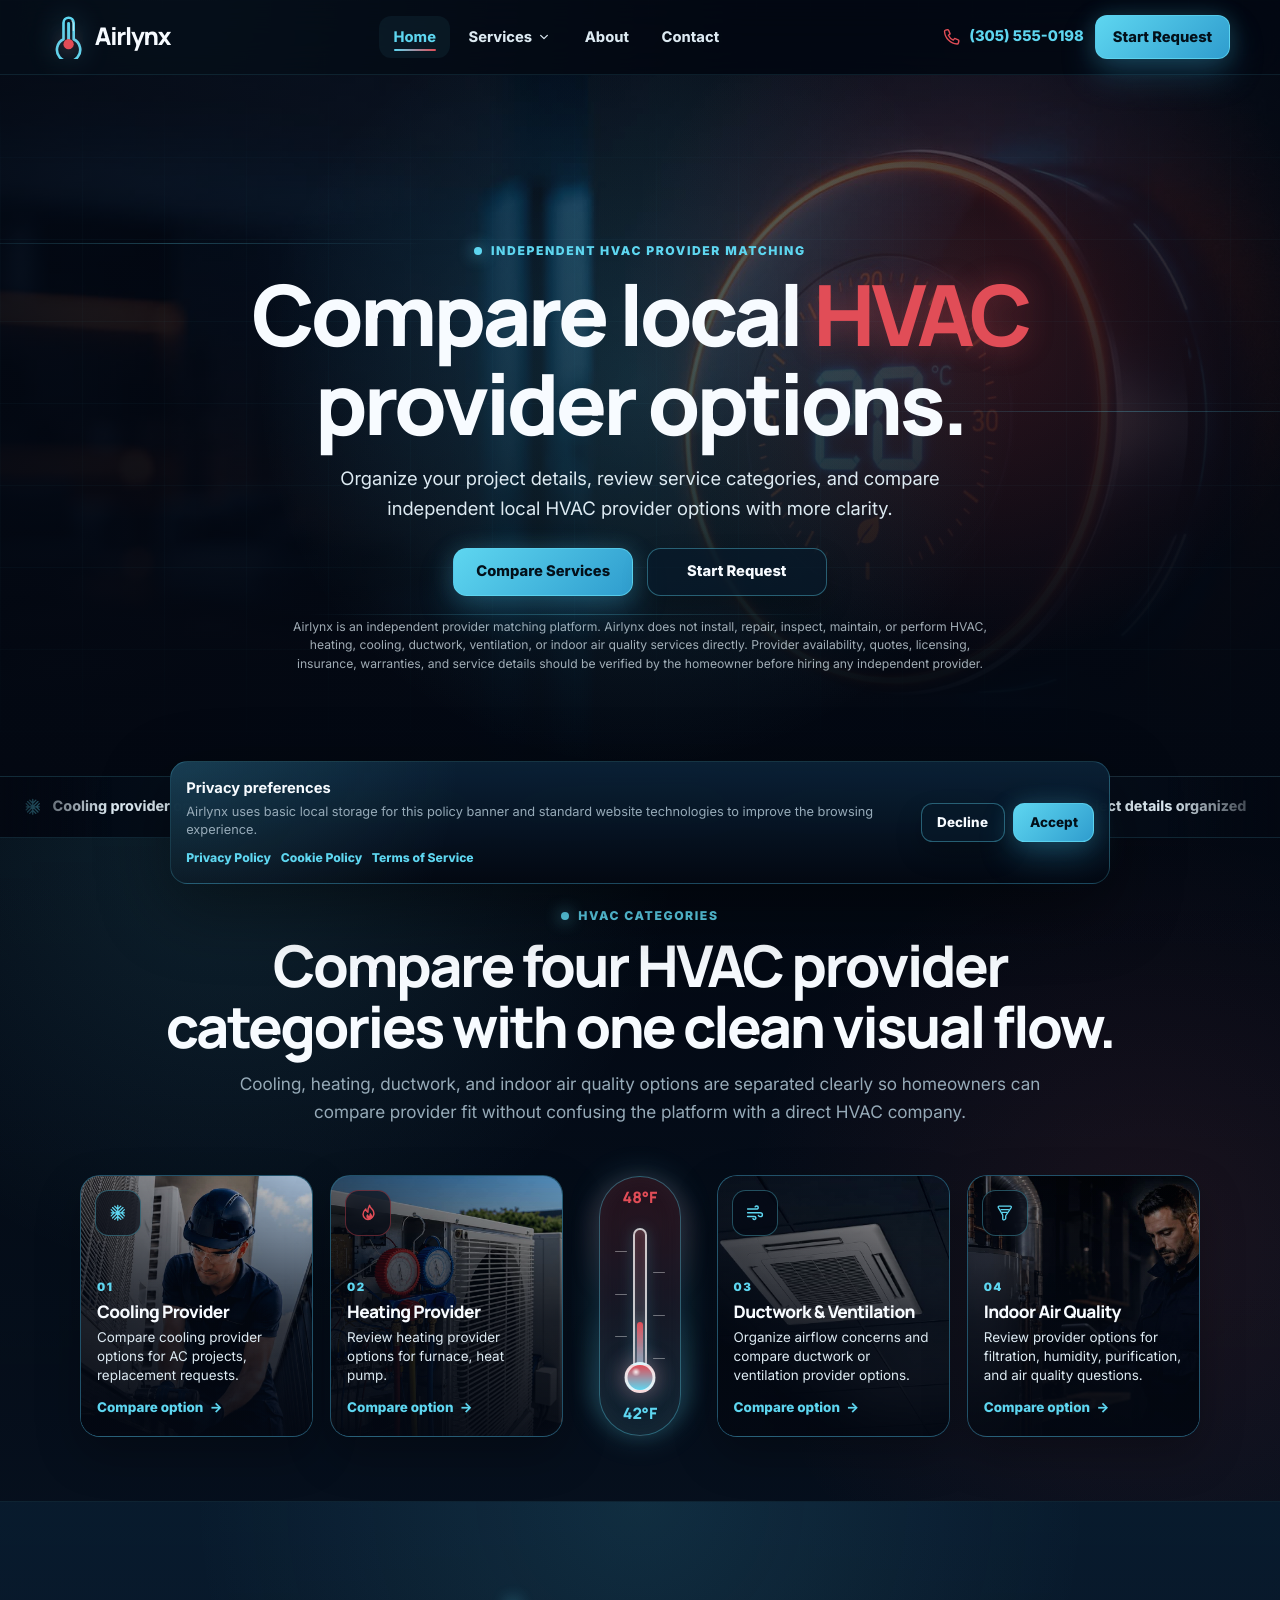
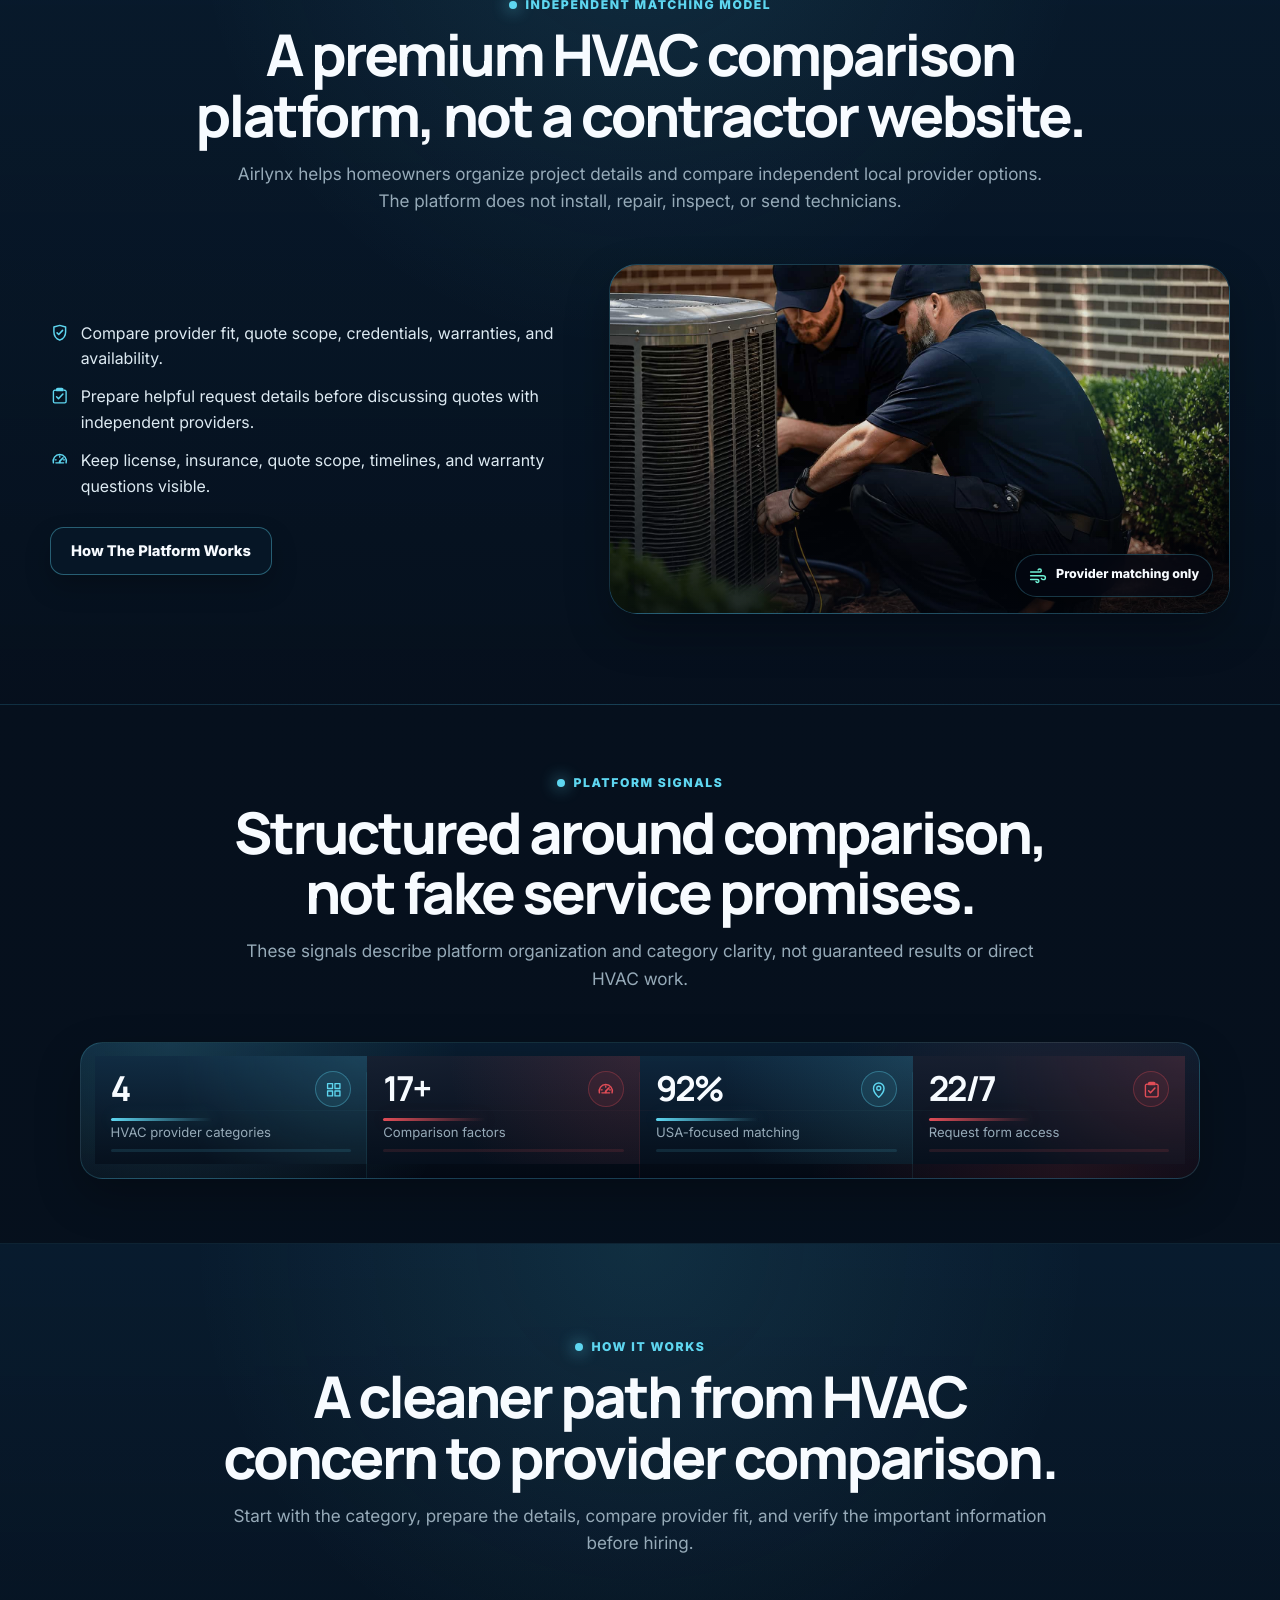
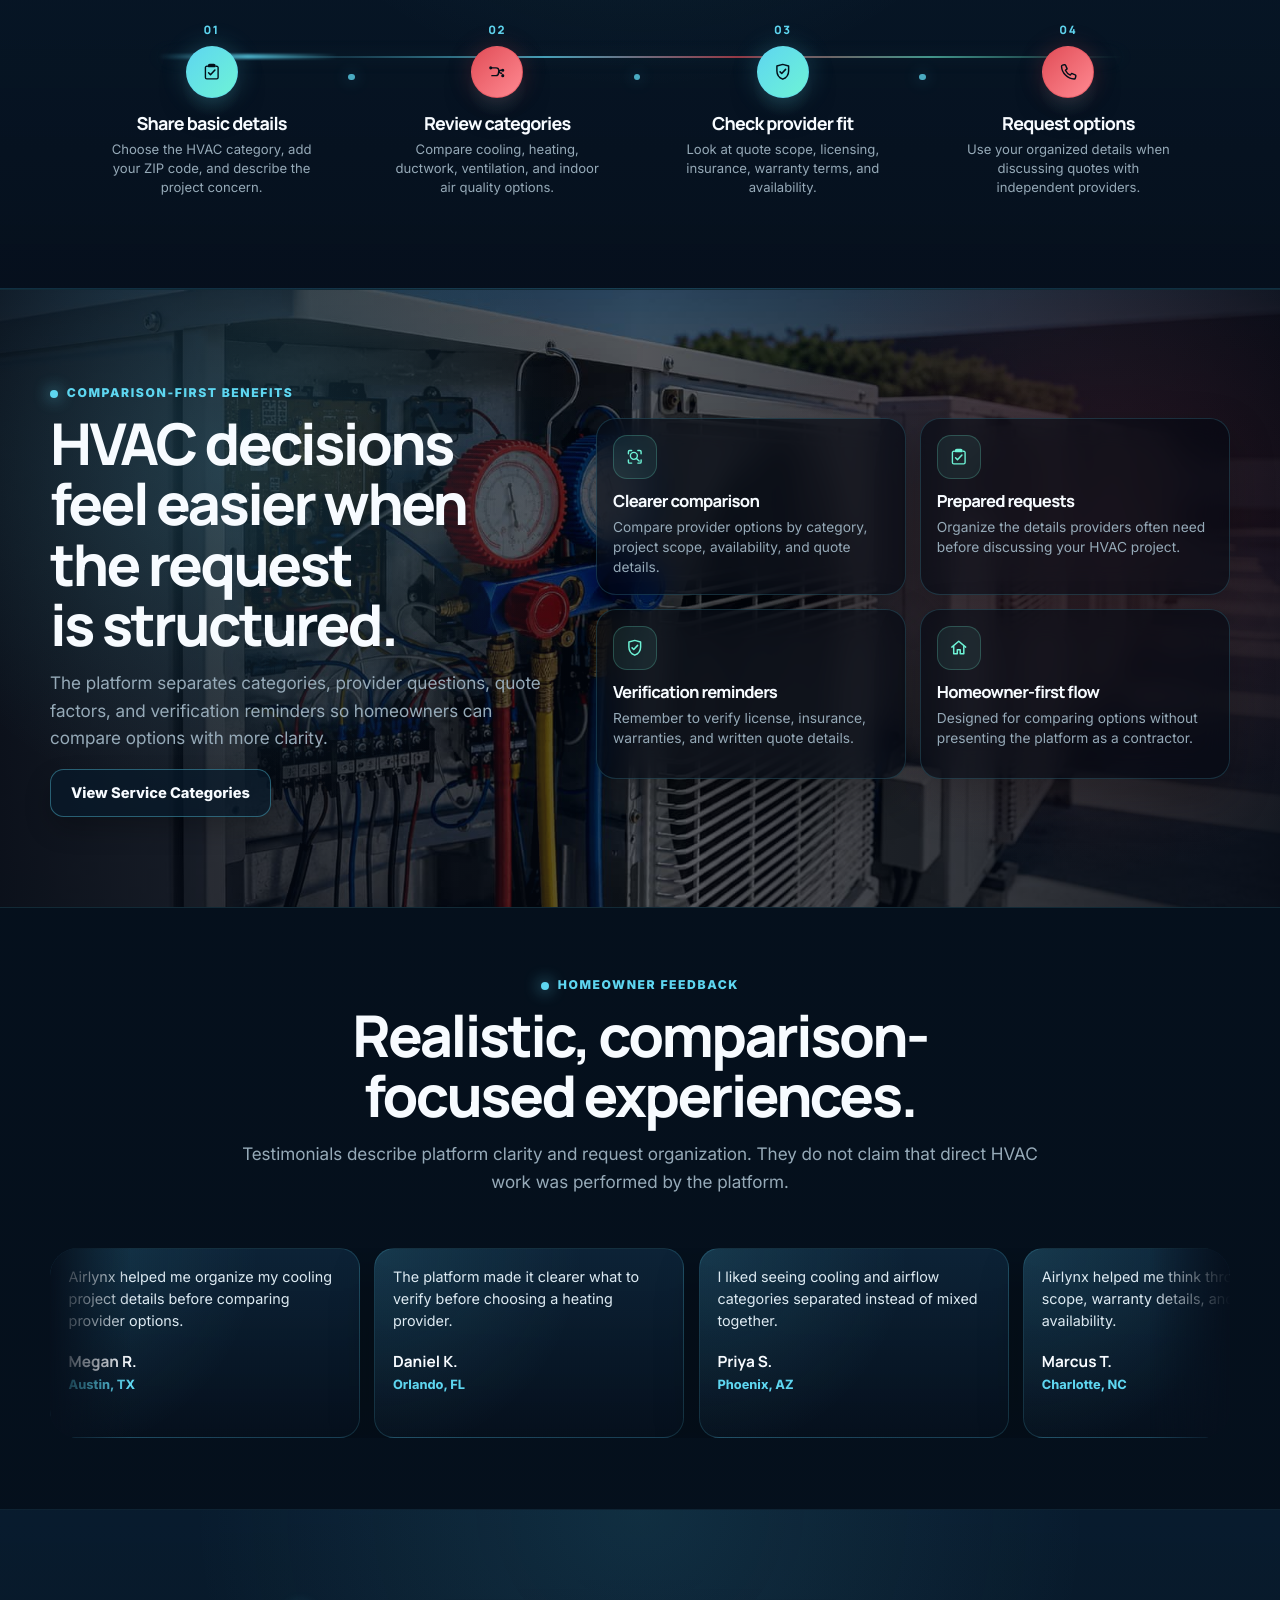
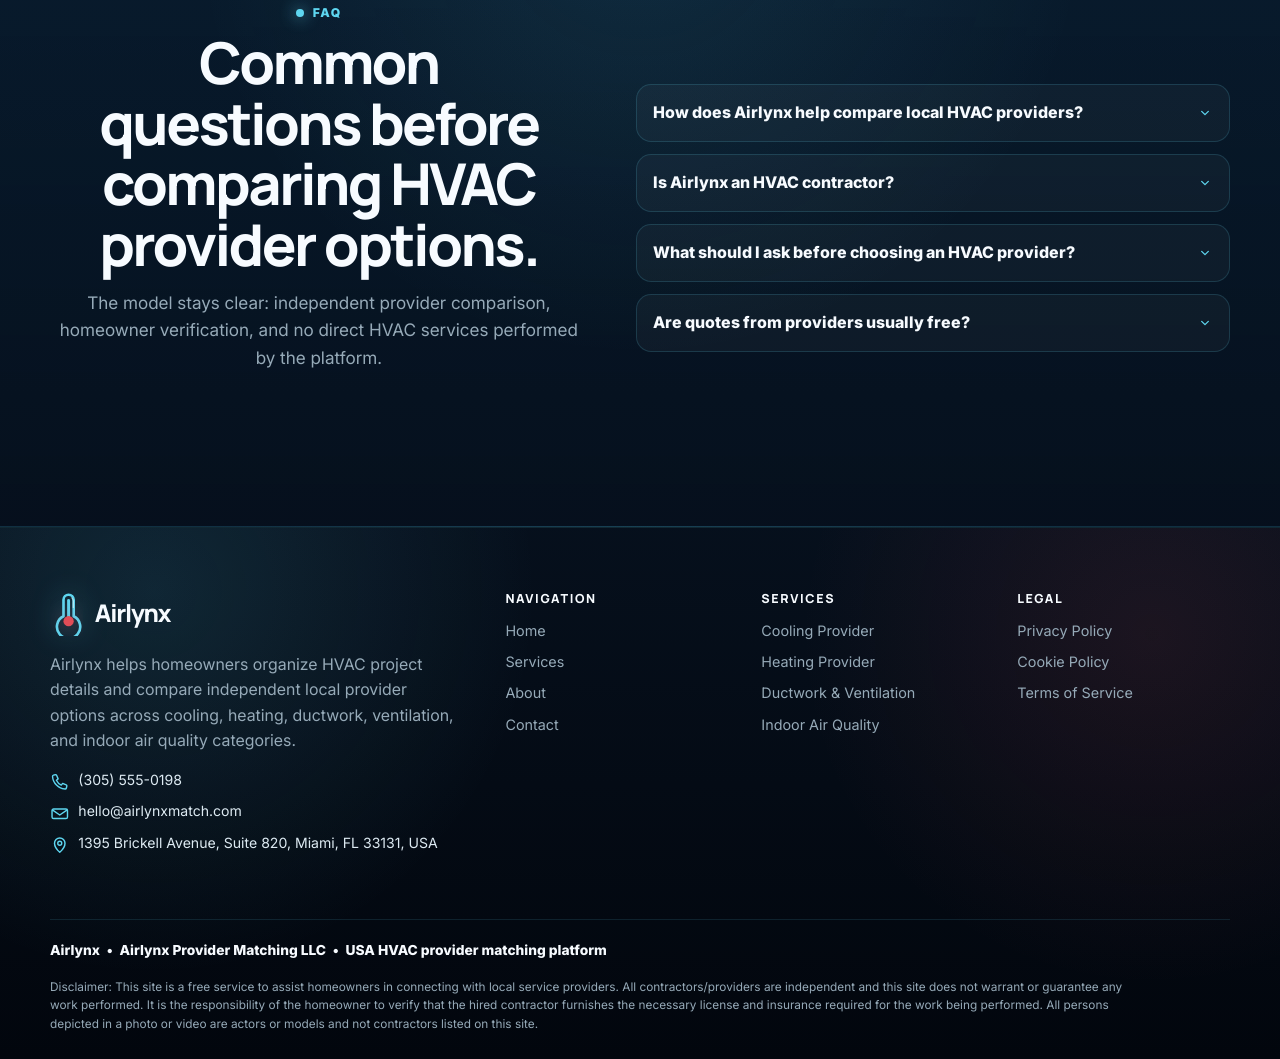
<file: index.html>
<!DOCTYPE html>
<html lang="en">

<head>
    <meta charset="UTF-8">
    <meta name="viewport" content="width=device-width, initial-scale=1.0">
    <title>HVAC Provider Matching Platform</title>
    <meta name="description"
        content="Compare local HVAC provider options for cooling, heating, ductwork, ventilation, and indoor air quality categories.">

<link rel="icon" type="image/svg+xml" href="./assets/icons/favicon.svg?v=3">
<link rel="shortcut icon" href="./assets/icons/favicon.svg?v=3" type="image/svg+xml">

    <link rel="stylesheet" href="./css/style.css">
</head>

<body class="home-page">
    <a class="skip-link" href="#main">Skip to content</a>

    <div data-site-header></div>

    <main id="main">

        <section class="home-hero" data-home-hero aria-label="HVAC provider matching introduction">
            <div class="hero-slides" data-hero-slides aria-hidden="true"></div>

            <div class="hero-airflow" aria-hidden="true">
                <span></span>
                <span></span>
                <span></span>
            </div>

            <div class="container">
                <div class="hero-content" data-hero-content></div>
                <div class="hero-dots" data-hero-dots aria-label="Hero slideshow controls"></div>
            </div>
        </section>

        <section class="home-marquee" aria-label="HVAC provider matching benefits">
            <div class="marquee-track" data-marquee-items></div>
        </section>

        <section class="home-services section-compact section-deep" aria-labelledby="home-services-title">
            <div class="container-wide">
                <div class="section-header services-intro">
                    <p class="section-kicker">HVAC categories</p>
                    <h2 class="section-title" id="home-services-title">
                        Compare four HVAC provider categories with one clean visual flow.
                    </h2>
                    <p class="section-text">
                        Cooling, heating, ductwork, and indoor air quality options are separated clearly so homeowners
                        can compare provider fit without confusing the platform with a direct HVAC company.
                    </p>
                </div>

                <div class="services-thermo-layout">
                    <div class="service-pair" data-service-cards="left"></div>

                    <div class="thermometer-stage" aria-label="Animated temperature visual">
                        <div class="thermometer" data-thermometer>
                            <span class="thermometer-temp-top" data-thermometer-readout>72°F</span>

                            <div class="thermometer-track" aria-hidden="true">
                                <span class="thermometer-fill"></span>
                            </div>

                            <span class="thermometer-bulb" aria-hidden="true"></span>

                            <div class="thermometer-marks" aria-hidden="true">
                                <span></span>
                                <span></span>
                                <span></span>
                                <span></span>
                                <span></span>
                                <span></span>
                            </div>

                            <span class="thermometer-temp-bottom">42°F</span>
                        </div>
                    </div>

                    <div class="service-pair" data-service-cards="right"></div>
                </div>
            </div>
        </section>

        <section class="home-about section section-surface" aria-labelledby="home-about-title">
            <div class="container">
                <div class="section-header">
                    <p class="section-kicker">Independent matching model</p>
                    <h2 class="section-title" id="home-about-title">
                        A premium HVAC comparison platform, not a contractor website.
                    </h2>
                    <p class="section-text">
                        <span data-company-name></span> helps homeowners organize project details and compare
                        independent local provider options. The platform does not install, repair, inspect, or send
                        technicians.
                    </p>
                </div>

                <div class="home-about-grid">
                    <div class="home-about-copy">
                        <ul class="feature-list">
                            <li>
                                <svg class="ui-icon" viewBox="0 0 24 24" aria-hidden="true">
                                    <path
                                        d="M12 2.9 19.2 5v5.95c0 4.58-2.95 8.42-7.2 10.15-4.25-1.73-7.2-5.57-7.2-10.15V5L12 2.9Z"
                                        fill="none" stroke="currentColor" stroke-width="1.8" stroke-linejoin="round" />
                                    <path d="m8.7 12.1 2.05 2.05 4.75-5.05" fill="none" stroke="currentColor"
                                        stroke-width="1.9" stroke-linecap="round" stroke-linejoin="round" />
                                </svg>
                                <span>Compare provider fit, quote scope, credentials, warranties, and
                                    availability.</span>
                            </li>

                            <li>
                                <svg class="ui-icon" viewBox="0 0 24 24" aria-hidden="true">
                                    <path d="M9 4.7h6M9.5 3h5a1.5 1.5 0 0 1 1.5 1.5v1.1H8V4.5A1.5 1.5 0 0 1 9.5 3Z"
                                        fill="none" stroke="currentColor" stroke-width="1.7" stroke-linejoin="round" />
                                    <path
                                        d="M7.2 5.2H5.9a1.7 1.7 0 0 0-1.7 1.7v12.2a1.7 1.7 0 0 0 1.7 1.7h12.2a1.7 1.7 0 0 0 1.7-1.7V6.9a1.7 1.7 0 0 0-1.7-1.7h-1.3"
                                        fill="none" stroke="currentColor" stroke-width="1.7" stroke-linejoin="round" />
                                    <path d="m8.1 13.25 2.35 2.35 5.45-5.75" fill="none" stroke="currentColor"
                                        stroke-width="1.9" stroke-linecap="round" stroke-linejoin="round" />
                                </svg>
                                <span>Prepare helpful request details before discussing quotes with independent
                                    providers.</span>
                            </li>

                            <li>
                                <svg class="ui-icon" viewBox="0 0 24 24" aria-hidden="true">
                                    <path d="M4.2 15.8a8.1 8.1 0 1 1 15.6 0" fill="none" stroke="currentColor"
                                        stroke-width="1.85" stroke-linecap="round" />
                                    <path d="M12 13.7l4.05-4.05" fill="none" stroke="currentColor" stroke-width="1.9"
                                        stroke-linecap="round" />
                                    <path d="M7.2 15.8h9.6M6.1 12.1h1.5M16.4 12.1h1.5M12 7.3v1.5" fill="none"
                                        stroke="currentColor" stroke-width="1.6" stroke-linecap="round" />
                                    <path d="M12 16.4a1.4 1.4 0 1 0 0-2.8 1.4 1.4 0 0 0 0 2.8Z" fill="currentColor" />
                                </svg>
                                <span>Keep license, insurance, quote scope, timelines, and warranty questions
                                    visible.</span>
                            </li>
                        </ul>

                        <a class="btn btn-secondary" href="about.html">How The Platform Works</a>
                    </div>

                    <div class="about-media home-about-media">
                        <img src="./assets/images/about-hvac.jpg" alt="" loading="lazy">

                        <span class="about-sticker about-sticker-two">
                            <svg class="ui-icon" viewBox="0 0 24 24" aria-hidden="true">
                                <path
                                    d="M3.2 7.4h10.7c1.4 0 2.4-.78 2.4-1.95 0-1.08-.82-1.85-1.9-1.85-.88 0-1.52.43-1.92 1.15M3.2 12h15.3c1.72 0 2.9 1.02 2.9 2.45 0 1.38-1.05 2.35-2.5 2.35-1.12 0-1.95-.55-2.42-1.45M3.2 16.6h8.1c1.27 0 2.15.75 2.15 1.82 0 1.02-.78 1.78-1.82 1.78-.82 0-1.43-.4-1.8-1.02"
                                    fill="none" stroke="currentColor" stroke-width="1.75" stroke-linecap="round" />
                            </svg>
                            Provider matching only
                        </span>
                    </div>
                </div>
            </div>
        </section>

        <section class="metrics-section section-compact" aria-labelledby="metrics-title">
            <div class="container">
                <div class="section-header">
                    <p class="section-kicker">Platform signals</p>
                    <h2 class="section-title" id="metrics-title">
                        Structured around comparison, not fake service promises.
                    </h2>
                    <p class="section-text">
                        These signals describe platform organization and category clarity, not guaranteed results or
                        direct HVAC work.
                    </p>
                </div>

                <div class="metrics-grid" data-metrics></div>
            </div>
        </section>

        <section class="process-section section section-surface" aria-labelledby="process-title">
            <div class="container">
                <div class="section-header">
                    <p class="section-kicker">How it works</p>
                    <h2 class="section-title" id="process-title">
                        A cleaner path from HVAC concern to provider comparison.
                    </h2>
                    <p class="section-text">
                        Start with the category, prepare the details, compare provider fit, and verify the important
                        information before hiring.
                    </p>
                </div>

                <div class="process-grid" data-process-steps></div>
            </div>
        </section>

        <section class="benefit-photo-strip section" aria-labelledby="benefits-title">
            <div class="benefit-photo-bg" aria-hidden="true">
                <img src="./assets/images/heating-card.jpg" alt="" loading="lazy">
            </div>

            <div class="container benefit-layout">
                <div class="section-header">
                    <p class="section-kicker">Comparison-first benefits</p>
                    <h2 class="section-title" id="benefits-title">
                        HVAC decisions feel easier when the request is structured.
                    </h2>
                    <p class="section-text">
                        The platform separates categories, provider questions, quote factors, and verification reminders
                        so homeowners can compare options with more clarity.
                    </p>
                    <a class="btn btn-secondary" href="services.html">View Service Categories</a>
                </div>

                <div class="benefit-cards" data-benefits></div>
            </div>
        </section>

        <section class="testimonials-section section-compact" aria-labelledby="testimonials-title">
            <div class="container">
                <div class="section-header">
                    <p class="section-kicker">Homeowner feedback</p>
                    <h2 class="section-title" id="testimonials-title">
                        Realistic, comparison-focused experiences.
                    </h2>
                    <p class="section-text">
                        Testimonials describe platform clarity and request organization. They do not claim that direct
                        HVAC work was performed by the platform.
                    </p>
                </div>
            </div>

            <div class="testimonial-container">
                <div class="testimonial-window" aria-label="Testimonials carousel">
                    <div class="testimonial-track" data-testimonials></div>
                </div>
            </div>
        </section>

        <section class="section section-surface" aria-labelledby="home-faq-title">
            <div class="container split-grid">
                <div class="section-header">
                    <p class="section-kicker">FAQ</p>
                    <h2 class="section-title" id="home-faq-title">
                        Common questions before comparing HVAC provider options.
                    </h2>
                    <p class="section-text">
                        The model stays clear: independent provider comparison, homeowner verification, and no direct
                        HVAC services performed by the platform.
                    </p>
                </div>

                <div class="faq-list" data-faq-list></div>
            </div>

            <script data-faq-schema type="application/ld+json"></script>
        </section>
    </main>

    <div data-site-footer></div>

    <script src="./js/config.js"></script>
    <script src="./js/main.js"></script>
    <script src="./js/home.js"></script>
</body>

</html>
</file>
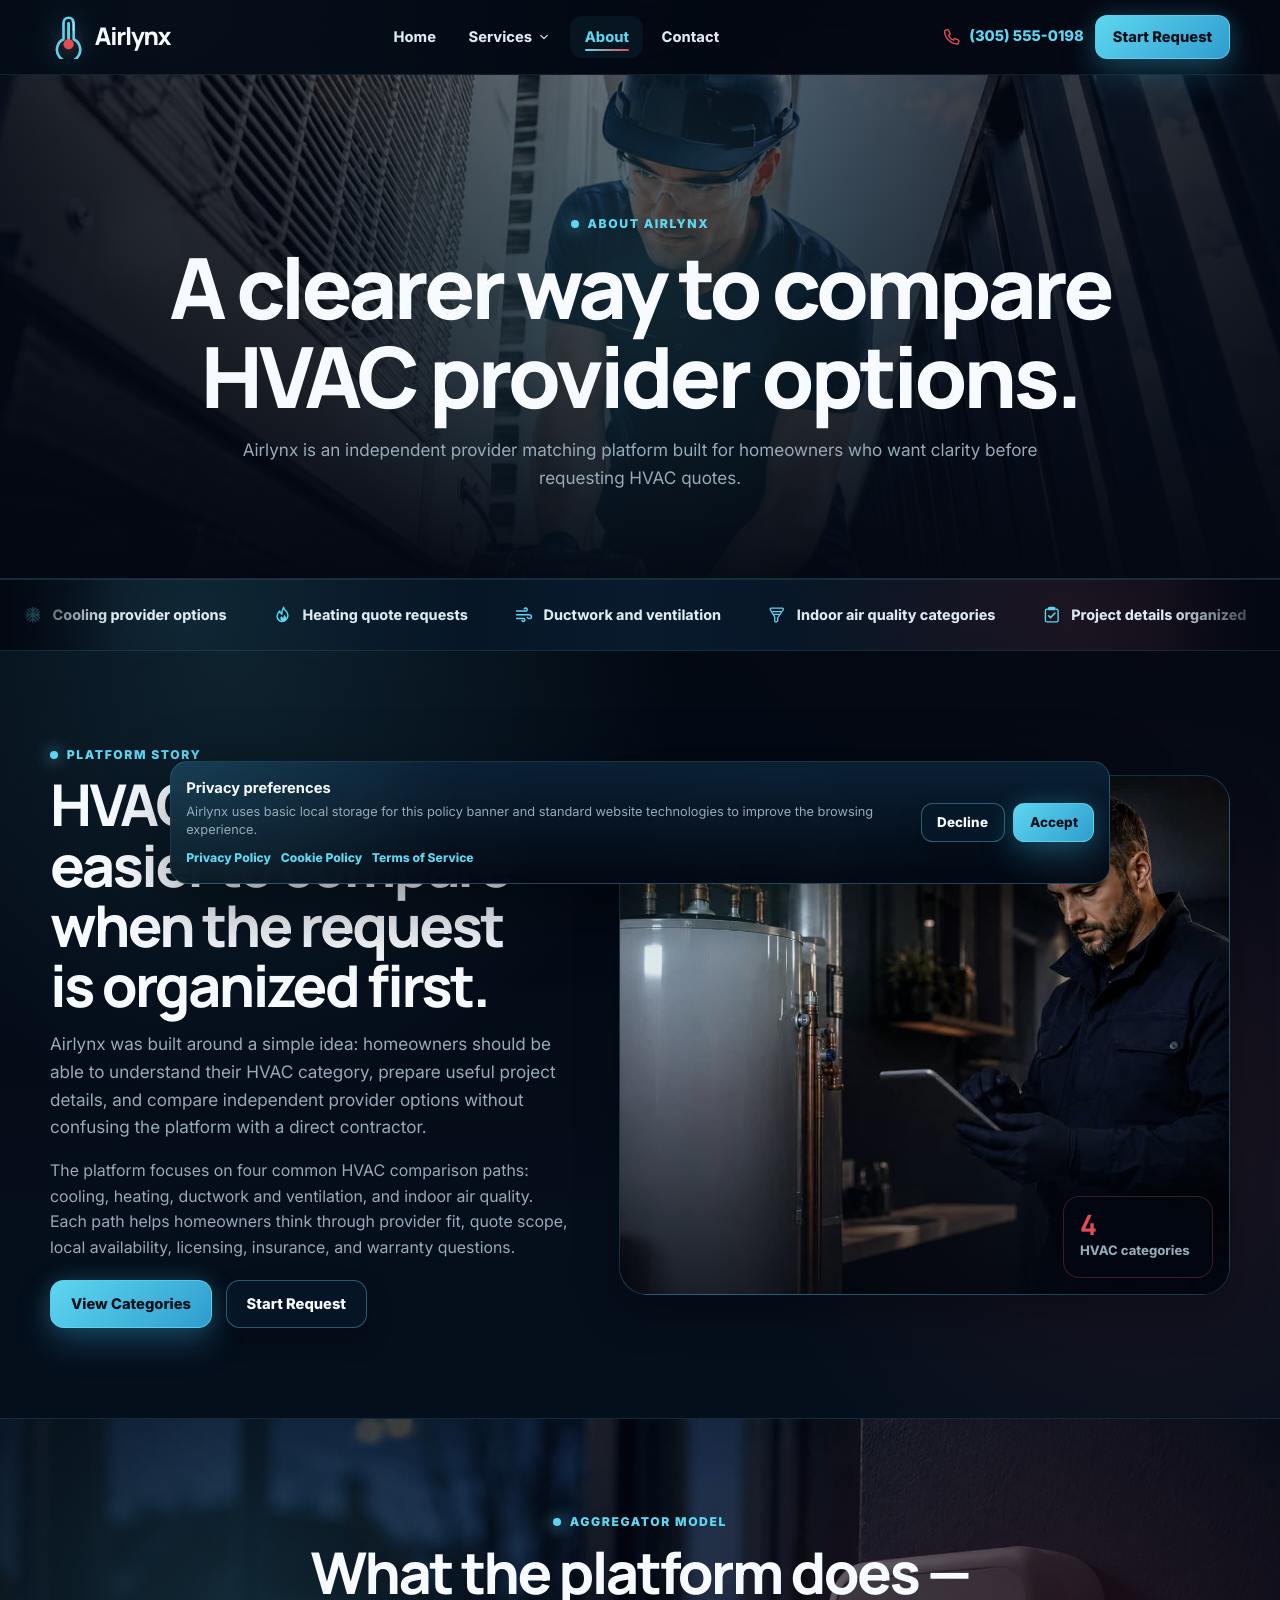
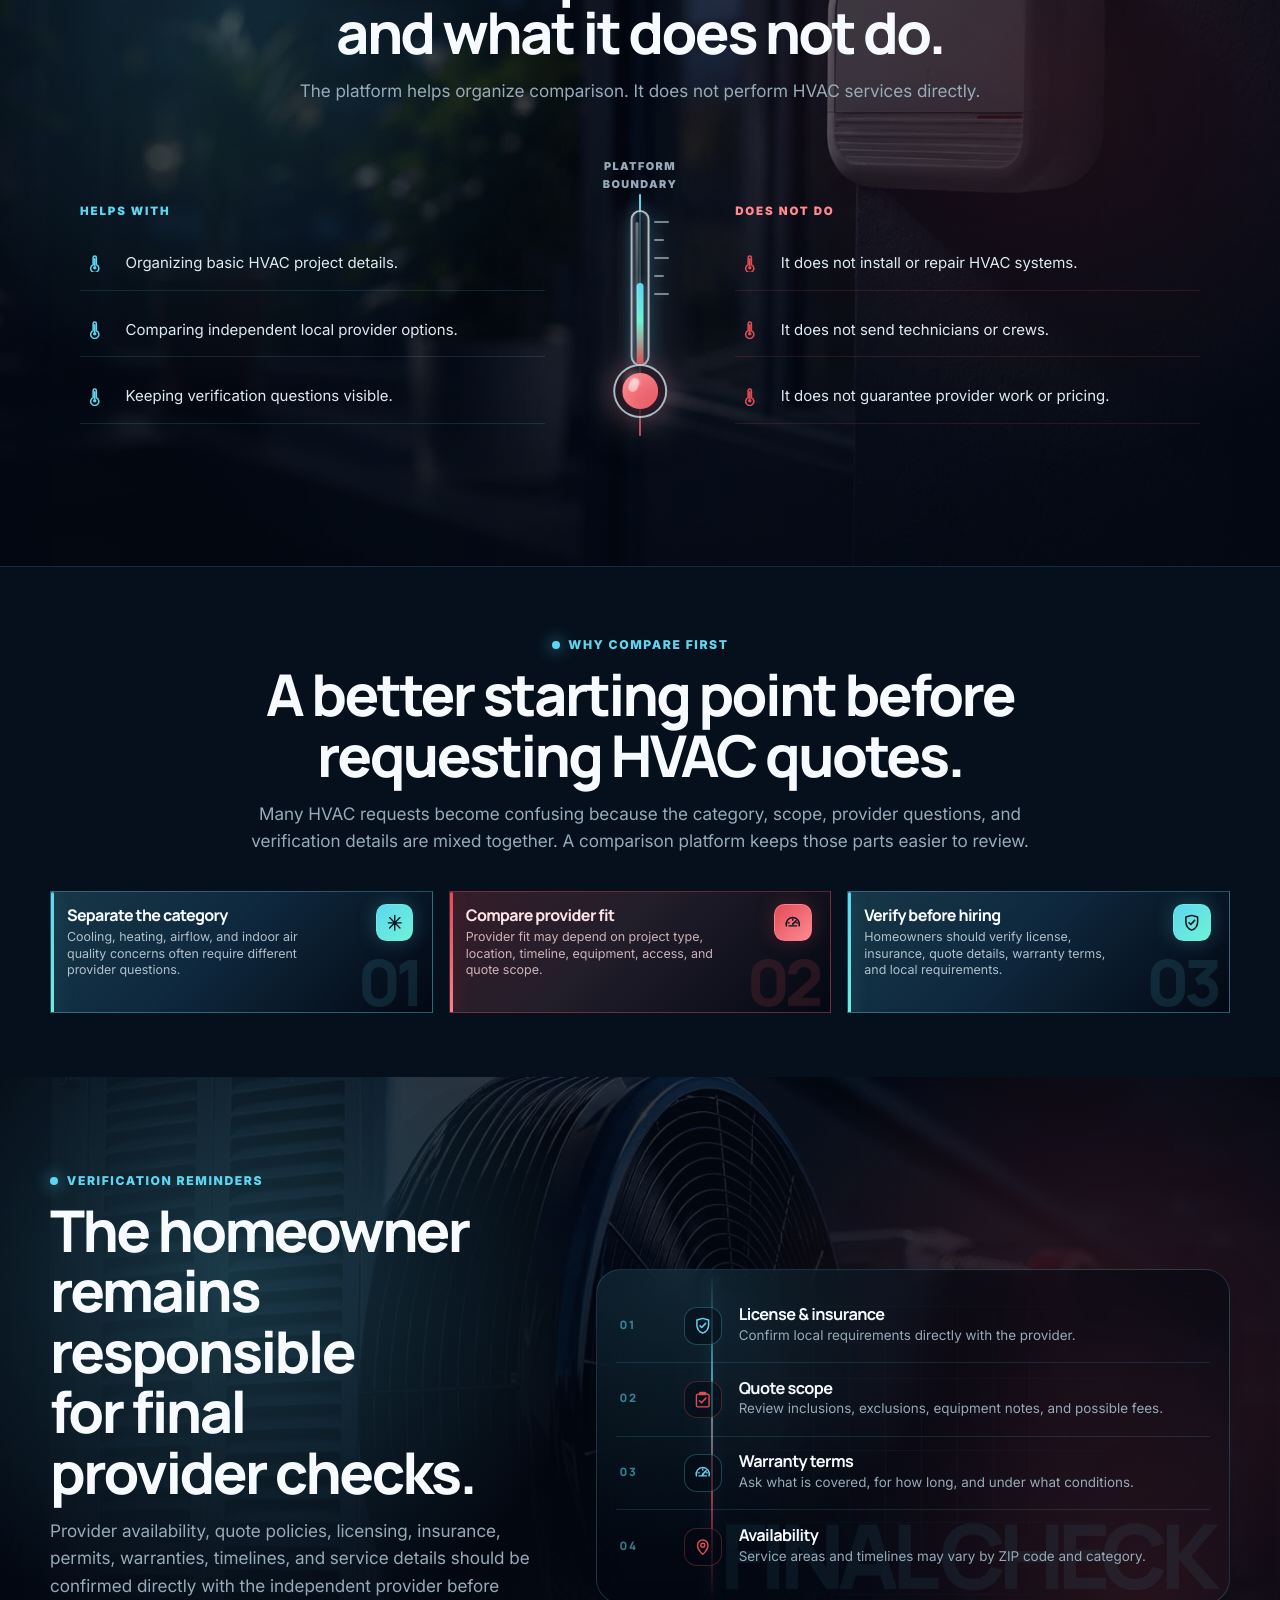
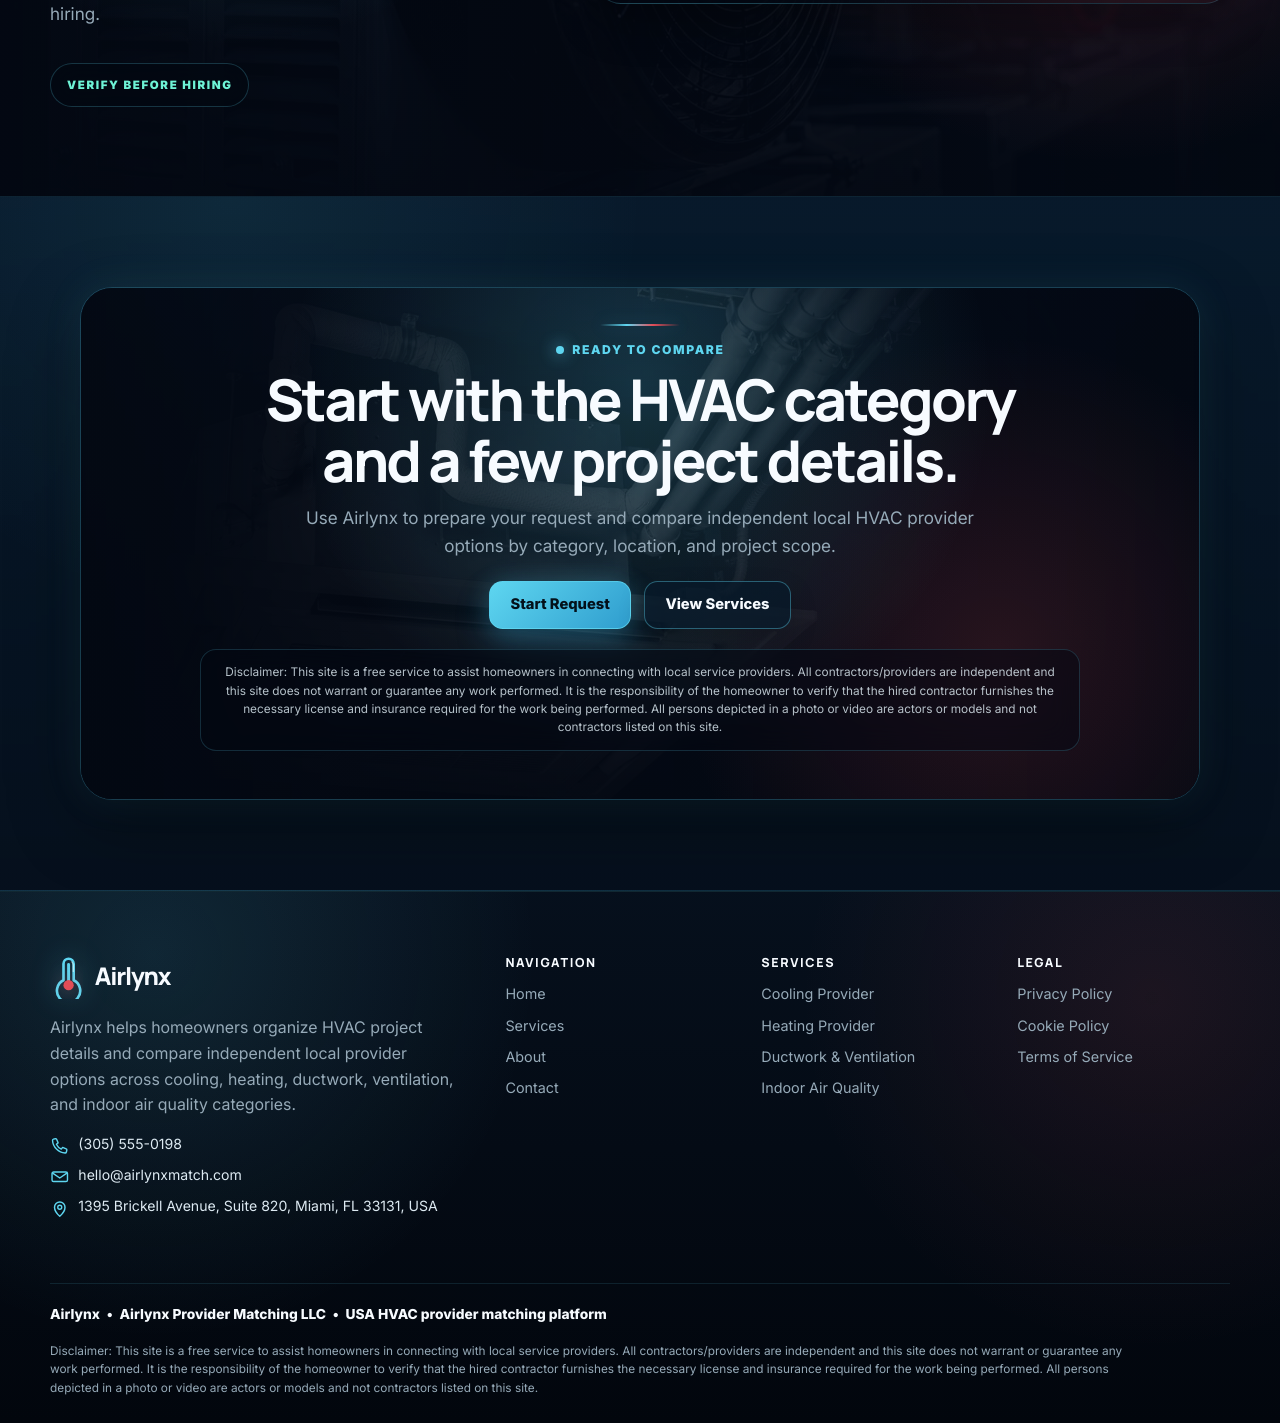
<file: about.html>
<!DOCTYPE html>
<html lang="en">

<head>
  <meta charset="UTF-8">
  <meta name="viewport" content="width=device-width, initial-scale=1.0">
  <title>About HVAC Provider Matching Platform</title>
  <meta name="description"
    content="Learn how this independent HVAC provider matching platform helps homeowners organize project details and compare local provider options.">

<link rel="icon" type="image/svg+xml" href="./assets/icons/favicon.svg?v=3">
<link rel="shortcut icon" href="./assets/icons/favicon.svg?v=3" type="image/svg+xml">

  <link rel="stylesheet" href="./css/style.css">
</head>

<body class="about-page">
  <a class="skip-link" href="#main">Skip to content</a>

  <div data-site-header></div>

  <main id="main">

    <section class="page-hero" data-page-hero="about" aria-labelledby="about-hero-title">
      <div class="page-hero-media" aria-hidden="true">
        <img src="./assets/images/about-hero.jpg" alt="" data-page-hero-image>
      </div>

      <div class="container">
        <div class="page-hero-content">
          <p class="section-kicker" data-page-hero-kicker>About</p>
          <h1 id="about-hero-title" data-page-hero-title>
            A clearer way to compare HVAC provider options.
          </h1>
          <p class="section-text" data-page-hero-text>
            An independent provider matching platform built for homeowners who want clarity before requesting HVAC
            quotes.
          </p>
        </div>
      </div>
    </section>

    <section class="about-marquee home-marquee" aria-label="HVAC provider matching benefits">
      <div class="marquee-track" data-marquee-items></div>
    </section>

    <section class="about-story section section-deep" aria-labelledby="about-story-title">
      <div class="container about-story-grid">
        <div class="about-story-copy">
          <p class="section-kicker">Platform story</p>
          <h2 class="section-title" id="about-story-title">
            HVAC projects are easier to compare when the request is organized first.
          </h2>
          <p class="section-text">
            <span data-company-name></span> was built around a simple idea: homeowners should be able to understand
            their HVAC category, prepare useful project details, and compare independent provider options without
            confusing the platform with a direct contractor.
          </p>
          <p>
            The platform focuses on four common HVAC comparison paths: cooling, heating, ductwork and ventilation, and
            indoor air quality. Each path helps homeowners think through provider fit, quote scope, local availability,
            licensing, insurance, and warranty questions.
          </p>

          <div class="about-story-actions">
            <a class="btn btn-primary" href="services.html">View Categories</a>
            <a class="btn btn-secondary" href="contact.html">Start Request</a>
          </div>
        </div>

        <div class="about-story-panel image-panel">
          <img src="./assets/images/indoor-air-card.jpg" alt="" loading="lazy">

          <div class="about-story-badge about-story-badge-top">
            <strong>Independent</strong>
            <span>Provider matching only</span>
          </div>

          <div class="about-story-badge about-story-badge-bottom">
            <strong>4</strong>
            <span>HVAC categories</span>
          </div>
        </div>
      </div>
    </section>

<section class="about-model about-model-photo section" aria-labelledby="about-model-title">
  <div class="about-model-bg" aria-hidden="true">
    <img src="./assets/images/about-model-bg.jpg" alt="" loading="lazy">
  </div>

  <div class="container">
    <div class="section-header">
      <p class="section-kicker">Aggregator model</p>
      <h2 class="section-title" id="about-model-title">
        What the platform does — and what it does not do.
      </h2>
      <p class="section-text">
        The platform helps organize comparison. It does not perform HVAC services directly.
      </p>
    </div>

    <div class="about-model-split">

      <div class="about-model-column about-model-column-positive">
        <p class="about-model-label">Helps with</p>

        <div class="about-model-line">
          <span class="about-model-temp-icon" aria-hidden="true">
            <svg class="ui-icon" viewBox="0 0 24 24">
              <path d="M10 14.35V5.75a2 2 0 1 1 4 0v8.6a5 5 0 1 1-4 0Z" fill="none" stroke="currentColor"
                stroke-width="1.9" stroke-linecap="round" stroke-linejoin="round" />
              <path d="M12 7.3v7.75" fill="none" stroke="currentColor" stroke-width="2.1" stroke-linecap="round" />
              <path d="M12 20.2a2.15 2.15 0 1 0 0-4.3 2.15 2.15 0 0 0 0 4.3Z" fill="currentColor" />
            </svg>
          </span>
          <span>Organizing basic HVAC project details.</span>
        </div>

        <div class="about-model-line">
          <span class="about-model-temp-icon" aria-hidden="true">
            <svg class="ui-icon" viewBox="0 0 24 24">
              <path d="M10 14.35V5.75a2 2 0 1 1 4 0v8.6a5 5 0 1 1-4 0Z" fill="none" stroke="currentColor"
                stroke-width="1.9" stroke-linecap="round" stroke-linejoin="round" />
              <path d="M12 7.3v7.75" fill="none" stroke="currentColor" stroke-width="2.1" stroke-linecap="round" />
              <path d="M12 20.2a2.15 2.15 0 1 0 0-4.3 2.15 2.15 0 0 0 0 4.3Z" fill="currentColor" />
            </svg>
          </span>
          <span>Comparing independent local provider options.</span>
        </div>

        <div class="about-model-line">
          <span class="about-model-temp-icon" aria-hidden="true">
            <svg class="ui-icon" viewBox="0 0 24 24">
              <path d="M10 14.35V5.75a2 2 0 1 1 4 0v8.6a5 5 0 1 1-4 0Z" fill="none" stroke="currentColor"
                stroke-width="1.9" stroke-linecap="round" stroke-linejoin="round" />
              <path d="M12 7.3v7.75" fill="none" stroke="currentColor" stroke-width="2.1" stroke-linecap="round" />
              <path d="M12 20.2a2.15 2.15 0 1 0 0-4.3 2.15 2.15 0 0 0 0 4.3Z" fill="currentColor" />
            </svg>
          </span>
          <span>Keeping verification questions visible.</span>
        </div>
      </div>

      <div class="about-model-center" aria-hidden="true">
        <span class="about-model-rail-label">Platform boundary</span>
        <span class="about-model-rail"></span>

        <div class="about-model-real-thermo">
          <span class="about-model-thermo-glass">
            <span class="about-model-thermo-liquid"></span>
            <span class="about-model-thermo-shine"></span>
          </span>

          <span class="about-model-thermo-bulb">
            <span class="about-model-thermo-bulb-liquid"></span>
            <span class="about-model-thermo-bulb-shine"></span>
          </span>

          <span class="about-model-thermo-marks">
            <i></i>
            <i></i>
            <i></i>
            <i></i>
            <i></i>
          </span>
        </div>
      </div>

      <div class="about-model-column about-model-column-negative">
        <p class="about-model-label">Does not do</p>

        <div class="about-model-line">
          <span class="about-model-temp-icon" aria-hidden="true">
            <svg class="ui-icon" viewBox="0 0 24 24">
              <path d="M10 14.35V5.75a2 2 0 1 1 4 0v8.6a5 5 0 1 1-4 0Z" fill="none" stroke="currentColor"
                stroke-width="1.9" stroke-linecap="round" stroke-linejoin="round" />
              <path d="M12 7.3v7.75" fill="none" stroke="currentColor" stroke-width="2.1" stroke-linecap="round" />
              <path d="M12 20.2a2.15 2.15 0 1 0 0-4.3 2.15 2.15 0 0 0 0 4.3Z" fill="currentColor" />
            </svg>
          </span>
          <span>It does not install or repair HVAC systems.</span>
        </div>

        <div class="about-model-line">
          <span class="about-model-temp-icon" aria-hidden="true">
            <svg class="ui-icon" viewBox="0 0 24 24">
              <path d="M10 14.35V5.75a2 2 0 1 1 4 0v8.6a5 5 0 1 1-4 0Z" fill="none" stroke="currentColor"
                stroke-width="1.9" stroke-linecap="round" stroke-linejoin="round" />
              <path d="M12 7.3v7.75" fill="none" stroke="currentColor" stroke-width="2.1" stroke-linecap="round" />
              <path d="M12 20.2a2.15 2.15 0 1 0 0-4.3 2.15 2.15 0 0 0 0 4.3Z" fill="currentColor" />
            </svg>
          </span>
          <span>It does not send technicians or crews.</span>
        </div>

        <div class="about-model-line">
          <span class="about-model-temp-icon" aria-hidden="true">
            <svg class="ui-icon" viewBox="0 0 24 24">
              <path d="M10 14.35V5.75a2 2 0 1 1 4 0v8.6a5 5 0 1 1-4 0Z" fill="none" stroke="currentColor"
                stroke-width="1.9" stroke-linecap="round" stroke-linejoin="round" />
              <path d="M12 7.3v7.75" fill="none" stroke="currentColor" stroke-width="2.1" stroke-linecap="round" />
              <path d="M12 20.2a2.15 2.15 0 1 0 0-4.3 2.15 2.15 0 0 0 0 4.3Z" fill="currentColor" />
            </svg>
          </span>
          <span>It does not guarantee provider work or pricing.</span>
        </div>
      </div>
    </div>
  </div>
</section>

    <section class="about-why section" aria-labelledby="about-why-title">
      <div class="container">
        <div class="section-header">
          <p class="section-kicker">Why compare first</p>
          <h2 class="section-title" id="about-why-title">
            A better starting point before requesting HVAC quotes.
          </h2>
          <p class="section-text">
            Many HVAC requests become confusing because the category, scope, provider questions, and verification
            details are mixed together. A comparison platform keeps those parts easier to review.
          </p>
        </div>

        <div class="about-why-grid">
          <article class="about-why-card">
            <span class="about-why-icon" aria-hidden="true">
              <svg class="ui-icon" viewBox="0 0 24 24">
                <path d="M12 2.8v18.4M5.6 5.6l12.8 12.8M18.4 5.6 5.6 18.4M4 12h16" fill="none" stroke="currentColor"
                  stroke-width="1.55" stroke-linecap="round" />
              </svg>
            </span>
            <h3>Separate the category</h3>
            <p>
              Cooling, heating, airflow, and indoor air quality concerns often require different provider questions.
            </p>
          </article>

          <article class="about-why-card">
            <span class="about-why-icon" aria-hidden="true">
              <svg class="ui-icon" viewBox="0 0 24 24">
                <path d="M4.2 15.8a8.1 8.1 0 1 1 15.6 0" fill="none" stroke="currentColor" stroke-width="1.85"
                  stroke-linecap="round" />
                <path d="M12 13.7l4.05-4.05" fill="none" stroke="currentColor" stroke-width="1.9"
                  stroke-linecap="round" />
                <path d="M7.2 15.8h9.6M6.1 12.1h1.5M16.4 12.1h1.5M12 7.3v1.5" fill="none" stroke="currentColor"
                  stroke-width="1.6" stroke-linecap="round" />
              </svg>
            </span>
            <h3>Compare provider fit</h3>
            <p>
              Provider fit may depend on project type, location, timeline, equipment, access, and quote scope.
            </p>
          </article>

          <article class="about-why-card">
            <span class="about-why-icon" aria-hidden="true">
              <svg class="ui-icon" viewBox="0 0 24 24">
                <path d="M12 2.9 19.2 5v5.95c0 4.58-2.95 8.42-7.2 10.15-4.25-1.73-7.2-5.57-7.2-10.15V5L12 2.9Z"
                  fill="none" stroke="currentColor" stroke-width="1.8" stroke-linejoin="round" />
                <path d="m8.7 12.1 2.05 2.05 4.75-5.05" fill="none" stroke="currentColor" stroke-width="1.9"
                  stroke-linecap="round" stroke-linejoin="round" />
              </svg>
            </span>
            <h3>Verify before hiring</h3>
            <p>
              Homeowners should verify license, insurance, quote details, warranty terms, and local requirements.
            </p>
          </article>
        </div>
      </div>
    </section>

    <section class="about-verification about-verification-scanner section" aria-labelledby="about-verification-title">
      <div class="about-verification-bg" aria-hidden="true">
        <img src="./assets/images/hvac-benefits-bg.jpg" alt="" loading="lazy">
      </div>

      <div class="container about-verification-grid">
        <div class="about-verification-copy">
          <p class="section-kicker">Verification reminders</p>
          <h2 class="section-title" id="about-verification-title">
            The homeowner remains responsible for final provider checks.
          </h2>
          <p class="section-text">
            Provider availability, quote policies, licensing, insurance, permits, warranties, timelines, and service
            details should be confirmed directly with the independent provider before hiring.
          </p>

          <div class="about-verification-signal" aria-hidden="true">
            <span>Verify before hiring</span>
          </div>
        </div>

        <div class="about-verification-board">
          <div class="about-verification-scanline" aria-hidden="true"></div>

          <article class="about-verification-row">
            <span class="about-verification-number">01</span>
            <span class="about-verification-icon" aria-hidden="true">
              <svg class="ui-icon" viewBox="0 0 24 24">
                <path d="M12 2.9 19.2 5v5.95c0 4.58-2.95 8.42-7.2 10.15-4.25-1.73-7.2-5.57-7.2-10.15V5L12 2.9Z" fill="none"
                  stroke="currentColor" stroke-width="1.8" stroke-linejoin="round" />
                <path d="m8.7 12.1 2.05 2.05 4.75-5.05" fill="none" stroke="currentColor" stroke-width="1.9"
                  stroke-linecap="round" stroke-linejoin="round" />
              </svg>
            </span>
            <div>
              <strong>License & insurance</strong>
              <span>Confirm local requirements directly with the provider.</span>
            </div>
          </article>

          <article class="about-verification-row">
            <span class="about-verification-number">02</span>
            <span class="about-verification-icon" aria-hidden="true">
              <svg class="ui-icon" viewBox="0 0 24 24">
                <path d="M9 4.7h6M9.5 3h5a1.5 1.5 0 0 1 1.5 1.5v1.1H8V4.5A1.5 1.5 0 0 1 9.5 3Z" fill="none"
                  stroke="currentColor" stroke-width="1.7" stroke-linejoin="round" />
                <path
                  d="M7.2 5.2H5.9a1.7 1.7 0 0 0-1.7 1.7v12.2a1.7 1.7 0 0 0 1.7 1.7h12.2a1.7 1.7 0 0 0 1.7-1.7V6.9a1.7 1.7 0 0 0-1.7-1.7h-1.3"
                  fill="none" stroke="currentColor" stroke-width="1.7" stroke-linejoin="round" />
                <path d="m8.1 13.25 2.35 2.35 5.45-5.75" fill="none" stroke="currentColor" stroke-width="1.9"
                  stroke-linecap="round" stroke-linejoin="round" />
              </svg>
            </span>
            <div>
              <strong>Quote scope</strong>
              <span>Review inclusions, exclusions, equipment notes, and possible fees.</span>
            </div>
          </article>

          <article class="about-verification-row">
            <span class="about-verification-number">03</span>
            <span class="about-verification-icon" aria-hidden="true">
              <svg class="ui-icon" viewBox="0 0 24 24">
                <path d="M4.2 15.8a8.1 8.1 0 1 1 15.6 0" fill="none" stroke="currentColor" stroke-width="1.85"
                  stroke-linecap="round" />
                <path d="M12 13.7l4.05-4.05" fill="none" stroke="currentColor" stroke-width="1.9" stroke-linecap="round" />
                <path d="M7.2 15.8h9.6M6.1 12.1h1.5M16.4 12.1h1.5M12 7.3v1.5" fill="none" stroke="currentColor"
                  stroke-width="1.6" stroke-linecap="round" />
                <path d="M12 16.4a1.4 1.4 0 1 0 0-2.8 1.4 1.4 0 0 0 0 2.8Z" fill="currentColor" />
              </svg>
            </span>
            <div>
              <strong>Warranty terms</strong>
              <span>Ask what is covered, for how long, and under what conditions.</span>
            </div>
          </article>

          <article class="about-verification-row">
            <span class="about-verification-number">04</span>
            <span class="about-verification-icon" aria-hidden="true">
              <svg class="ui-icon" viewBox="0 0 24 24">
                <path d="M12 21.2s6.45-5.5 6.45-11.1A6.45 6.45 0 0 0 5.55 10.1c0 5.6 6.45 11.1 6.45 11.1Z" fill="none"
                  stroke="currentColor" stroke-width="1.8" stroke-linejoin="round" />
                <path d="M12 12.55a2.45 2.45 0 1 0 0-4.9 2.45 2.45 0 0 0 0 4.9Z" fill="none" stroke="currentColor"
                  stroke-width="1.7" />
              </svg>
            </span>
            <div>
              <strong>Availability</strong>
              <span>Service areas and timelines may vary by ZIP code and category.</span>
            </div>
          </article>
        </div>
      </div>
    </section>

    <section class="about-cta section section-surface" aria-labelledby="about-cta-title">
      <div class="container about-cta-box">
        <p class="section-kicker">Ready to compare</p>
        <h2 class="section-title" id="about-cta-title">
          Start with the HVAC category and a few project details.
        </h2>
        <p class="section-text">
          Use <span data-company-name></span> to prepare your request and compare independent local HVAC provider
          options by category, location, and project scope.
        </p>

        <div class="about-cta-actions">
          <a class="btn btn-primary" href="contact.html">Start Request</a>
          <a class="btn btn-secondary" href="services.html">View Services</a>
        </div>

        <p class="about-cta-note" data-disclaimer></p>
      </div>
    </section>
  </main>

  <div data-site-footer></div>

  <script src="./js/config.js"></script>
  <script src="./js/main.js"></script>
  <script src="./js/about.js"></script>
</body>

</html>
</file>
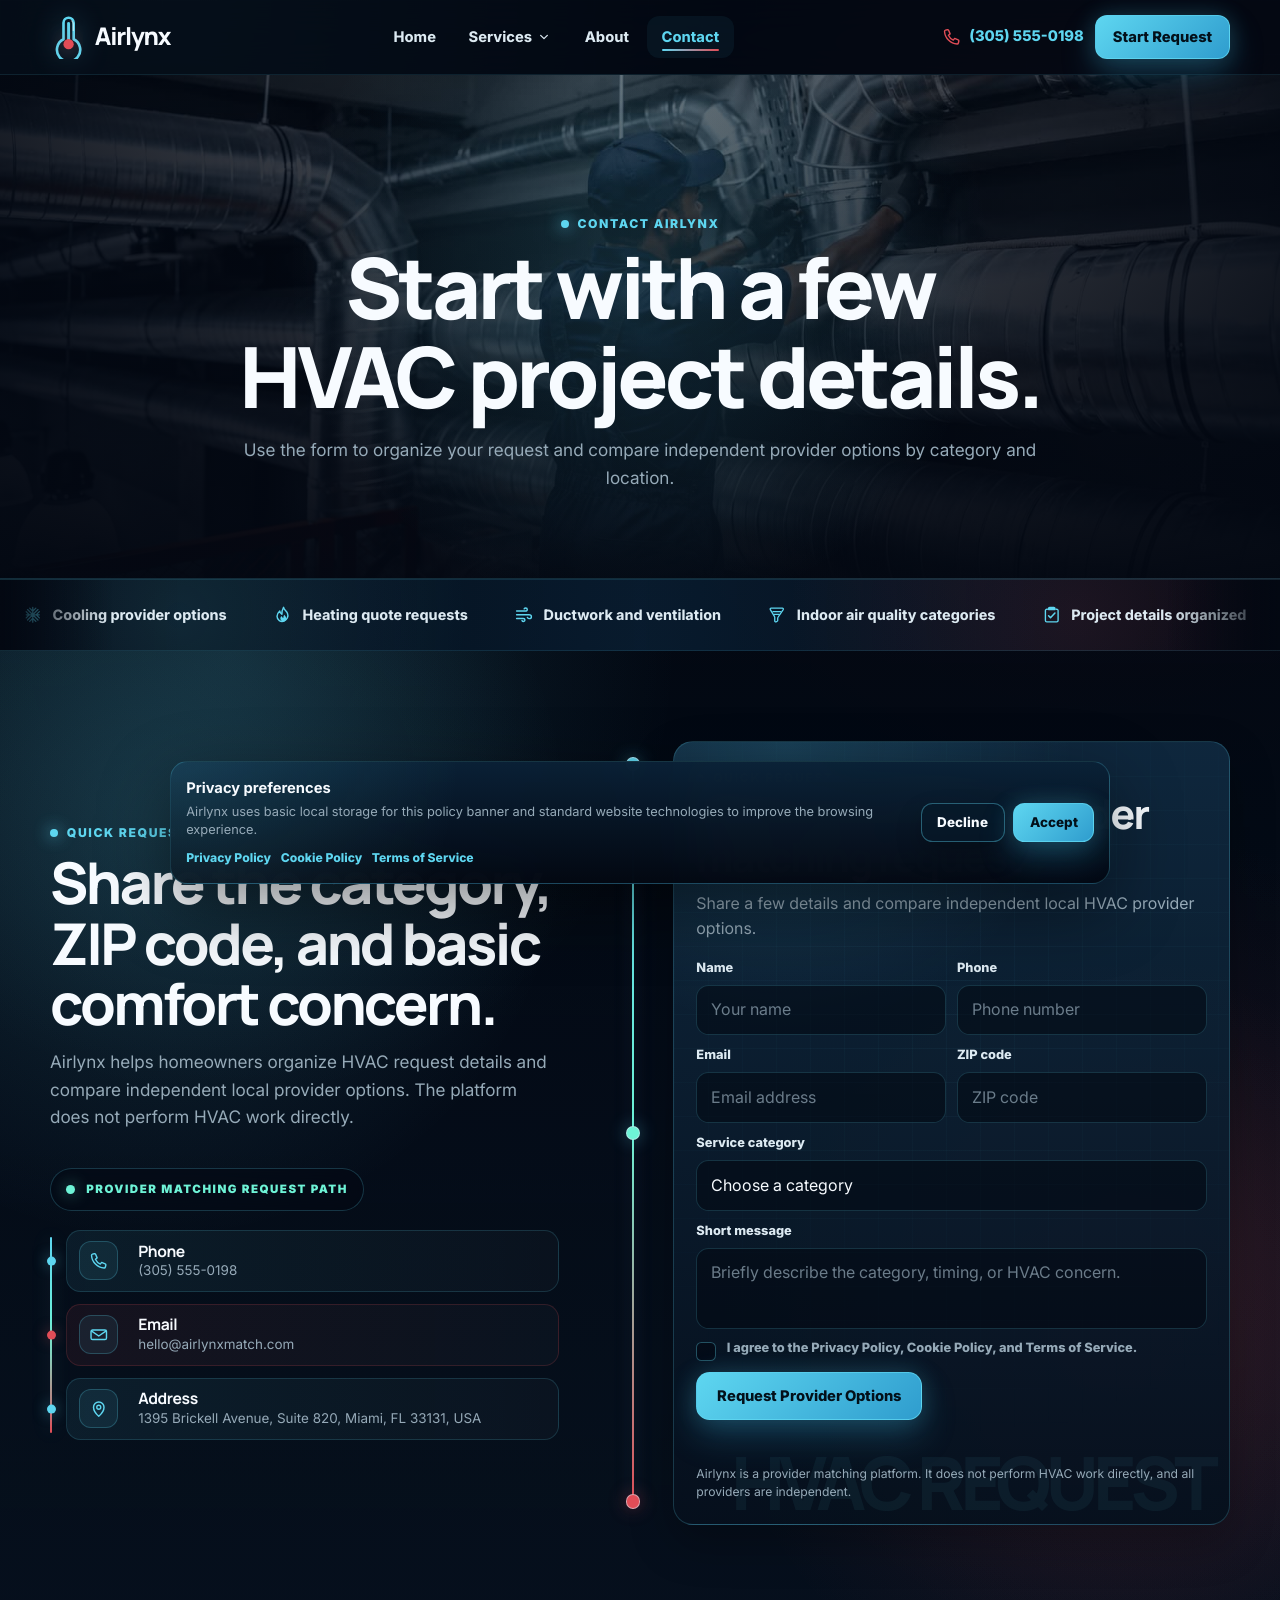
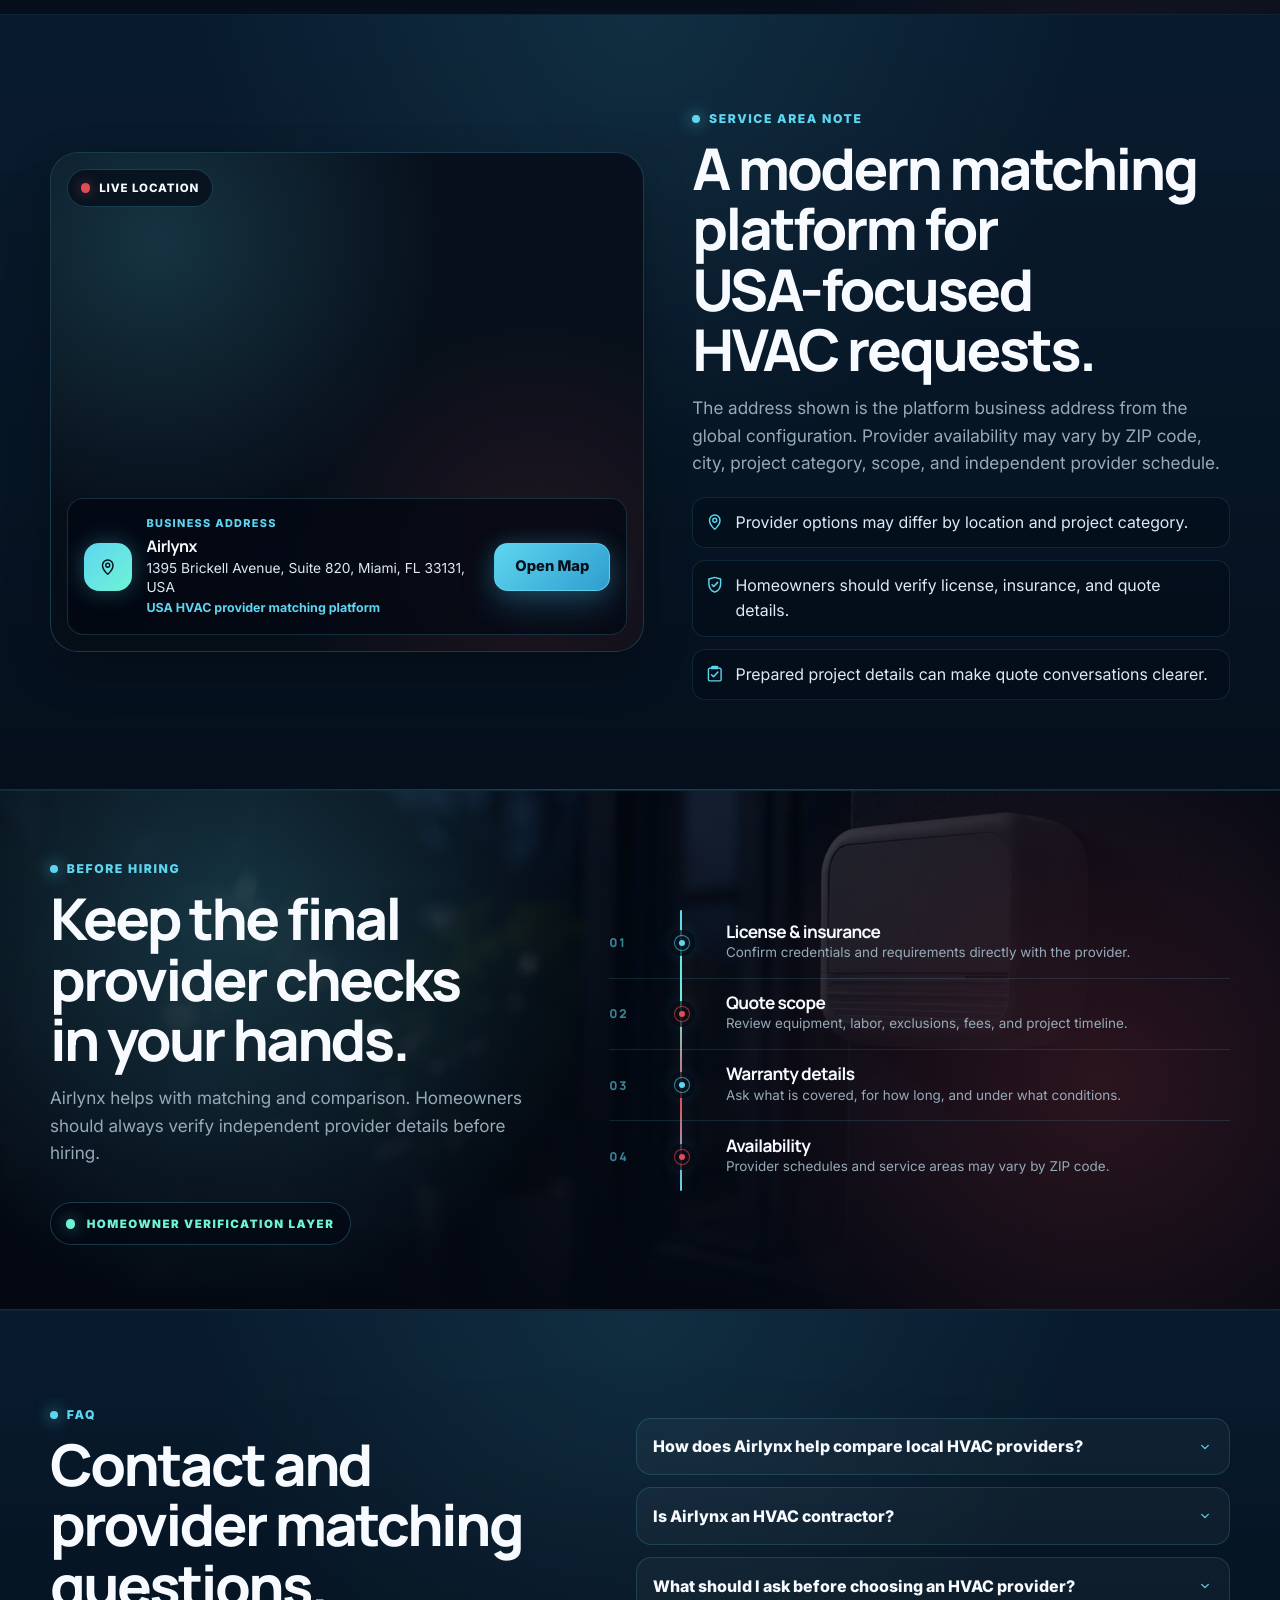
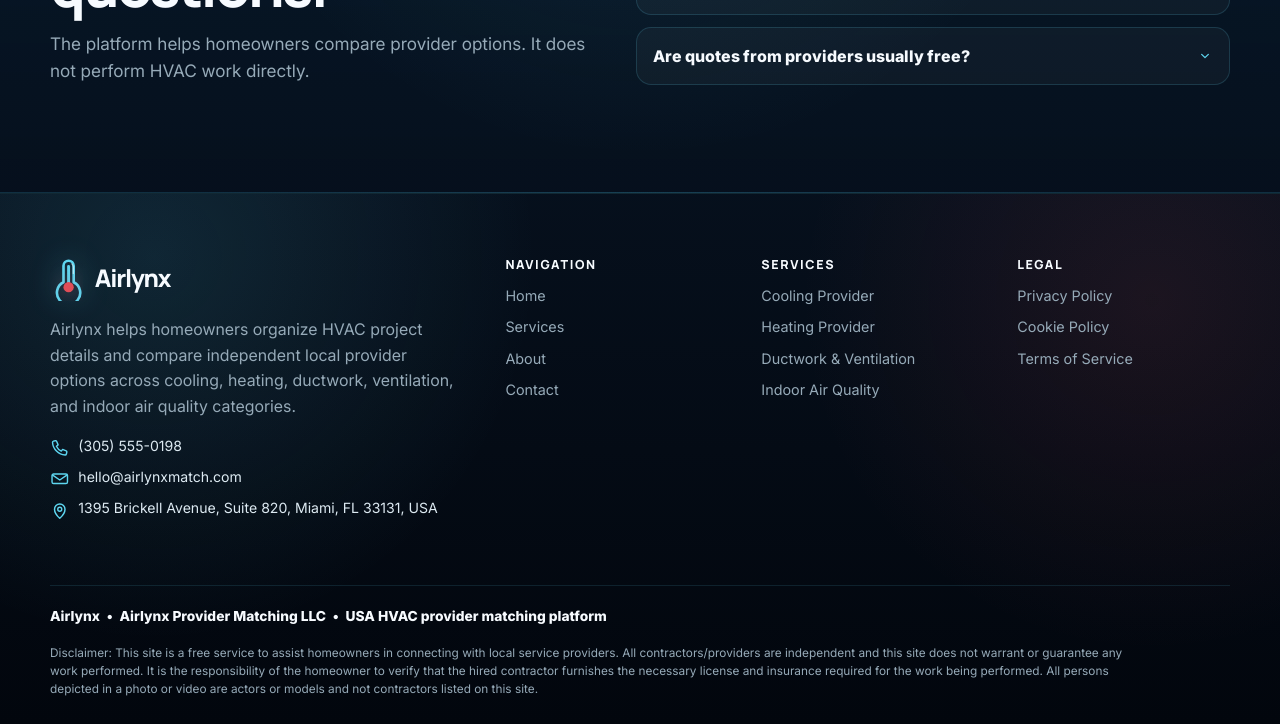
<file: contact.html>
<!DOCTYPE html>
<html lang="en">

<head>
  <meta charset="UTF-8">
  <meta name="viewport" content="width=device-width, initial-scale=1.0">
  <title>Contact HVAC Provider Matching Platform</title>
  <meta name="description"
    content="Contact an independent HVAC provider matching platform to organize project details and compare local provider options.">

<link rel="icon" type="image/svg+xml" href="./assets/icons/favicon.svg?v=3">
<link rel="shortcut icon" href="./assets/icons/favicon.svg?v=3" type="image/svg+xml">

  <link rel="stylesheet" href="./css/style.css">
</head>

<body class="contact-page">
  <a class="skip-link" href="#main">Skip to content</a>

  <div data-site-header></div>

  <main id="main">

    <section class="page-hero" data-page-hero="contact" aria-labelledby="contact-hero-title">
      <div class="page-hero-media" aria-hidden="true">
        <img src="./assets/images/contact-hero.jpg" alt="" data-page-hero-image>
      </div>

      <div class="container">
        <div class="page-hero-content">
          <p class="section-kicker" data-page-hero-kicker>Contact</p>
          <h1 id="contact-hero-title" data-page-hero-title>
            Start with a few HVAC project details.
          </h1>
          <p class="section-text" data-page-hero-text>
            Use the form to organize your request and compare independent provider options by category and location.
          </p>
        </div>
      </div>
    </section>

    <section class="contact-marquee home-marquee" aria-label="HVAC provider matching benefits">
      <div class="marquee-track" data-marquee-items></div>
    </section>

  <section class="contact-main contact-command section section-deep" aria-labelledby="contact-main-title">
    <div class="container contact-command-shell">
      <div class="contact-command-copy">
        <p class="section-kicker">Quick request</p>

        <h2 class="section-title" id="contact-main-title">
          Share the category, ZIP code, and basic comfort concern.
        </h2>

        <p class="section-text">
          <span data-company-name></span> helps homeowners organize HVAC request details and compare independent local
          provider options. The platform does not perform HVAC work directly.
        </p>

        <div class="contact-command-status" aria-hidden="true">
          <span></span>
          <strong>Provider matching request path</strong>
        </div>

        <div class="contact-info-stack contact-command-info">
          <a class="contact-info-card" href="#" data-phone-link>
            <span class="contact-info-icon" aria-hidden="true">
              <svg class="ui-icon" viewBox="0 0 24 24">
                <path
                  d="M8.1 4.1 10 8.45 7.85 10.1c1.22 2.55 3.5 4.83 6.05 6.05L15.55 14l4.35 1.9c.62.28.95.95.78 1.62l-.55 2.18c-.18.72-.84 1.22-1.58 1.18C10.35 20.38 3.62 13.65 3.12 5.45c-.04-.74.46-1.4 1.18-1.58l2.18-.55c.67-.17 1.34.16 1.62.78Z"
                  fill="none" stroke="currentColor" stroke-width="1.75" stroke-linecap="round" stroke-linejoin="round" />
              </svg>
            </span>

            <span>
              <strong>Phone</strong>
              <small data-phone-text></small>
            </span>
          </a>

          <a class="contact-info-card" href="#" data-email-link>
            <span class="contact-info-icon" aria-hidden="true">
              <svg class="ui-icon" viewBox="0 0 24 24">
                <path
                  d="M4.4 6.2h15.2a1.9 1.9 0 0 1 1.9 1.9v7.8a1.9 1.9 0 0 1-1.9 1.9H4.4a1.9 1.9 0 0 1-1.9-1.9V8.1a1.9 1.9 0 0 1 1.9-1.9Z"
                  fill="none" stroke="currentColor" stroke-width="1.75" stroke-linejoin="round" />
                <path d="m3.3 7.5 8.7 6 8.7-6" fill="none" stroke="currentColor" stroke-width="1.75"
                  stroke-linecap="round" stroke-linejoin="round" />
              </svg>
            </span>

            <span>
              <strong>Email</strong>
              <small data-email-text></small>
            </span>
          </a>

          <div class="contact-info-card">
            <span class="contact-info-icon" aria-hidden="true">
              <svg class="ui-icon" viewBox="0 0 24 24">
                <path d="M12 21.2s6.45-5.5 6.45-11.1A6.45 6.45 0 0 0 5.55 10.1c0 5.6 6.45 11.1 6.45 11.1Z" fill="none"
                  stroke="currentColor" stroke-width="1.8" stroke-linejoin="round" />
                <path d="M12 12.55a2.45 2.45 0 1 0 0-4.9 2.45 2.45 0 0 0 0 4.9Z" fill="none" stroke="currentColor"
                  stroke-width="1.7" />
              </svg>
            </span>

            <span>
              <strong>Address</strong>
              <small data-address-text></small>
            </span>
          </div>
        </div>
      </div>

      <div class="contact-command-form-wrap">
        <div class="contact-command-meter" aria-hidden="true">
          <span class="contact-command-meter-line"></span>
          <span class="contact-command-meter-dot"></span>
          <span class="contact-command-meter-dot"></span>
          <span class="contact-command-meter-dot"></span>
        </div>

        <div class="form-card contact-form-card contact-command-form">
          <p class="section-kicker" data-form-eyebrow>Request form</p>
          <h2 data-form-title>Compare provider options.</h2>
          <p data-form-text>
            Use this compact form to organize the basic details providers often ask for.
          </p>

          <form class="request-form" data-request-form>
            <div class="form-grid">
              <div class="form-field">
                <label for="contact-name">Name</label>
                <input id="contact-name" name="name" type="text" autocomplete="name" placeholder="Your name" required>
              </div>

              <div class="form-field">
                <label for="contact-phone">Phone</label>
                <input id="contact-phone" name="phone" type="tel" autocomplete="tel" placeholder="Phone number" required>
              </div>

              <div class="form-field">
                <label for="contact-email">Email</label>
                <input id="contact-email" name="email" type="email" autocomplete="email" placeholder="Email address"
                  required>
              </div>

              <div class="form-field">
                <label for="contact-zip">ZIP code</label>
                <input id="contact-zip" name="zip" type="text" inputmode="numeric" autocomplete="postal-code"
                  placeholder="ZIP code" minlength="5" required>
              </div>

              <div class="form-field full">
                <label for="contact-category">Service category</label>
                <select id="contact-category" name="service-category" data-service-select required>
                  <option value="">Choose a category</option>
                </select>
              </div>

              <div class="form-field full">
                <label for="contact-message">Short message</label>
                <textarea id="contact-message" name="message"
                  placeholder="Briefly describe the category, timing, or HVAC concern." required></textarea>
              </div>

              <div class="checkbox-field">
                <label for="contact-policy">
                  <input id="contact-policy" name="policy" type="checkbox" required>
                  <span class="checkbox-custom" aria-hidden="true"></span>
                  <span data-form-policy-label>I agree to the Privacy Policy, Cookie Policy, and Terms of Service.</span>
                </label>
              </div>

              <div class="form-actions">
                <button class="btn btn-primary" type="submit" data-form-submit>Request Provider Options</button>
              </div>
            </div>

            <p class="form-status" data-form-status role="status" aria-live="polite"></p>
            <p class="form-note" data-form-note></p>

          </form>
        </div>
      </div>
    </div>
  </section>

<section class="contact-map-section contact-map-real section section-surface" aria-labelledby="contact-map-title">
  <div class="container contact-map-real-grid">
    <div class="contact-map-real-shell" aria-label="Business location map">
      <div class="contact-map-real-frame">
        <iframe class="contact-map-real-embed" title="Business location map" loading="lazy"
          referrerpolicy="no-referrer-when-downgrade" data-map-embed src="">
        </iframe>

        <div class="contact-map-real-overlay" aria-hidden="true"></div>

        <div class="contact-map-real-badge" aria-hidden="true">
          <span class="contact-map-real-badge-dot"></span>
          <span>Live location</span>
        </div>

        <div class="contact-map-real-card">
          <div class="contact-map-real-pin" aria-hidden="true">
            <svg class="ui-icon" viewBox="0 0 24 24">
              <path d="M12 21.2s6.45-5.5 6.45-11.1A6.45 6.45 0 0 0 5.55 10.1c0 5.6 6.45 11.1 6.45 11.1Z" fill="none"
                stroke="currentColor" stroke-width="1.8" stroke-linejoin="round" />
              <path d="M12 12.55a2.45 2.45 0 1 0 0-4.9 2.45 2.45 0 0 0 0 4.9Z" fill="none" stroke="currentColor"
                stroke-width="1.7" />
            </svg>
          </div>

          <div class="contact-map-real-card-copy">
            <p class="contact-map-real-label">Business address</p>
            <strong data-company-name></strong>
            <span data-address-text></span>
            <small data-service-area></small>
          </div>

          <a class="btn btn-primary contact-map-real-link" href="#" target="_blank" rel="noopener" data-map-link>
            Open Map
          </a>
        </div>
      </div>
    </div>

    <div class="contact-map-copy">
      <p class="section-kicker">Service area note</p>
      <h2 class="section-title" id="contact-map-title">
        A modern matching platform for USA-focused HVAC requests.
      </h2>
      <p class="section-text">
        The address shown is the platform business address from the global configuration. Provider availability may
        vary by ZIP code, city, project category, scope, and independent provider schedule.
      </p>

      <ul class="clean-list">
        <li>
          <svg class="ui-icon" viewBox="0 0 24 24" aria-hidden="true">
            <path d="M12 21.2s6.45-5.5 6.45-11.1A6.45 6.45 0 0 0 5.55 10.1c0 5.6 6.45 11.1 6.45 11.1Z" fill="none"
              stroke="currentColor" stroke-width="1.8" stroke-linejoin="round" />
            <path d="M12 12.55a2.45 2.45 0 1 0 0-4.9 2.45 2.45 0 0 0 0 4.9Z" fill="none" stroke="currentColor"
              stroke-width="1.7" />
          </svg>
          <span>Provider options may differ by location and project category.</span>
        </li>

        <li>
          <svg class="ui-icon" viewBox="0 0 24 24" aria-hidden="true">
            <path d="M12 2.9 19.2 5v5.95c0 4.58-2.95 8.42-7.2 10.15-4.25-1.73-7.2-5.57-7.2-10.15V5L12 2.9Z" fill="none"
              stroke="currentColor" stroke-width="1.8" stroke-linejoin="round" />
            <path d="m8.7 12.1 2.05 2.05 4.75-5.05" fill="none" stroke="currentColor" stroke-width="1.9"
              stroke-linecap="round" stroke-linejoin="round" />
          </svg>
          <span>Homeowners should verify license, insurance, and quote details.</span>
        </li>

        <li>
          <svg class="ui-icon" viewBox="0 0 24 24" aria-hidden="true">
            <path d="M9 4.7h6M9.5 3h5a1.5 1.5 0 0 1 1.5 1.5v1.1H8V4.5A1.5 1.5 0 0 1 9.5 3Z" fill="none"
              stroke="currentColor" stroke-width="1.7" stroke-linejoin="round" />
            <path
              d="M7.2 5.2H5.9a1.7 1.7 0 0 0-1.7 1.7v12.2a1.7 1.7 0 0 0 1.7 1.7h12.2a1.7 1.7 0 0 0 1.7-1.7V6.9a1.7 1.7 0 0 0-1.7-1.7h-1.3"
              fill="none" stroke="currentColor" stroke-width="1.7" stroke-linejoin="round" />
            <path d="m8.1 13.25 2.35 2.35 5.45-5.75" fill="none" stroke="currentColor" stroke-width="1.9"
              stroke-linecap="round" stroke-linejoin="round" />
          </svg>
          <span>Prepared project details can make quote conversations clearer.</span>
        </li>
      </ul>
    </div>
  </div>
</section>

  <section class="contact-reminders contact-reminders-photo section-compact" aria-labelledby="contact-reminders-title">
    <div class="contact-reminders-bg" aria-hidden="true">
      <img src="./assets/images/about-model-bg.jpg" alt="" loading="lazy">
    </div>

    <div class="container contact-reminders-layout">
      <div class="contact-reminders-copy">
        <p class="section-kicker">Before hiring</p>
        <h2 class="section-title" id="contact-reminders-title">
          Keep the final provider checks in your hands.
        </h2>
        <p class="section-text">
          <span data-company-name></span> helps with matching and comparison. Homeowners should always verify
          independent provider details before hiring.
        </p>

        <div class="contact-reminders-pulse" aria-hidden="true">
          <span></span>
          <strong>Homeowner verification layer</strong>
        </div>
      </div>

      <div class="contact-reminders-flow">
        <div class="contact-reminders-line" aria-hidden="true"></div>

        <div class="contact-reminder-row">
          <span class="contact-reminder-number">01</span>
          <span class="contact-reminder-dot" aria-hidden="true"></span>
          <div>
            <strong>License & insurance</strong>
            <span>Confirm credentials and requirements directly with the provider.</span>
          </div>
        </div>

        <div class="contact-reminder-row">
          <span class="contact-reminder-number">02</span>
          <span class="contact-reminder-dot contact-reminder-dot-warm" aria-hidden="true"></span>
          <div>
            <strong>Quote scope</strong>
            <span>Review equipment, labor, exclusions, fees, and project timeline.</span>
          </div>
        </div>

        <div class="contact-reminder-row">
          <span class="contact-reminder-number">03</span>
          <span class="contact-reminder-dot" aria-hidden="true"></span>
          <div>
            <strong>Warranty details</strong>
            <span>Ask what is covered, for how long, and under what conditions.</span>
          </div>
        </div>

        <div class="contact-reminder-row">
          <span class="contact-reminder-number">04</span>
          <span class="contact-reminder-dot contact-reminder-dot-warm" aria-hidden="true"></span>
          <div>
            <strong>Availability</strong>
            <span>Provider schedules and service areas may vary by ZIP code.</span>
          </div>
        </div>
      </div>
    </div>
  </section>

    <section class="section section-surface" aria-labelledby="contact-faq-title">
      <div class="container split-grid">
        <div class="section-header">
          <p class="section-kicker">FAQ</p>
          <h2 class="section-title" id="contact-faq-title">
            Contact and provider matching questions.
          </h2>
          <p class="section-text">
            The platform helps homeowners compare provider options. It does not perform HVAC work directly.
          </p>
        </div>

        <div class="faq-list" data-faq-list></div>
      </div>

      <script data-faq-schema type="application/ld+json"></script>
    </section>
  </main>

  <div data-site-footer></div>

  <script src="./js/config.js"></script>
  <script src="./js/main.js"></script>
  <script src="./js/contact.js"></script>
</body>

</html>
</file>
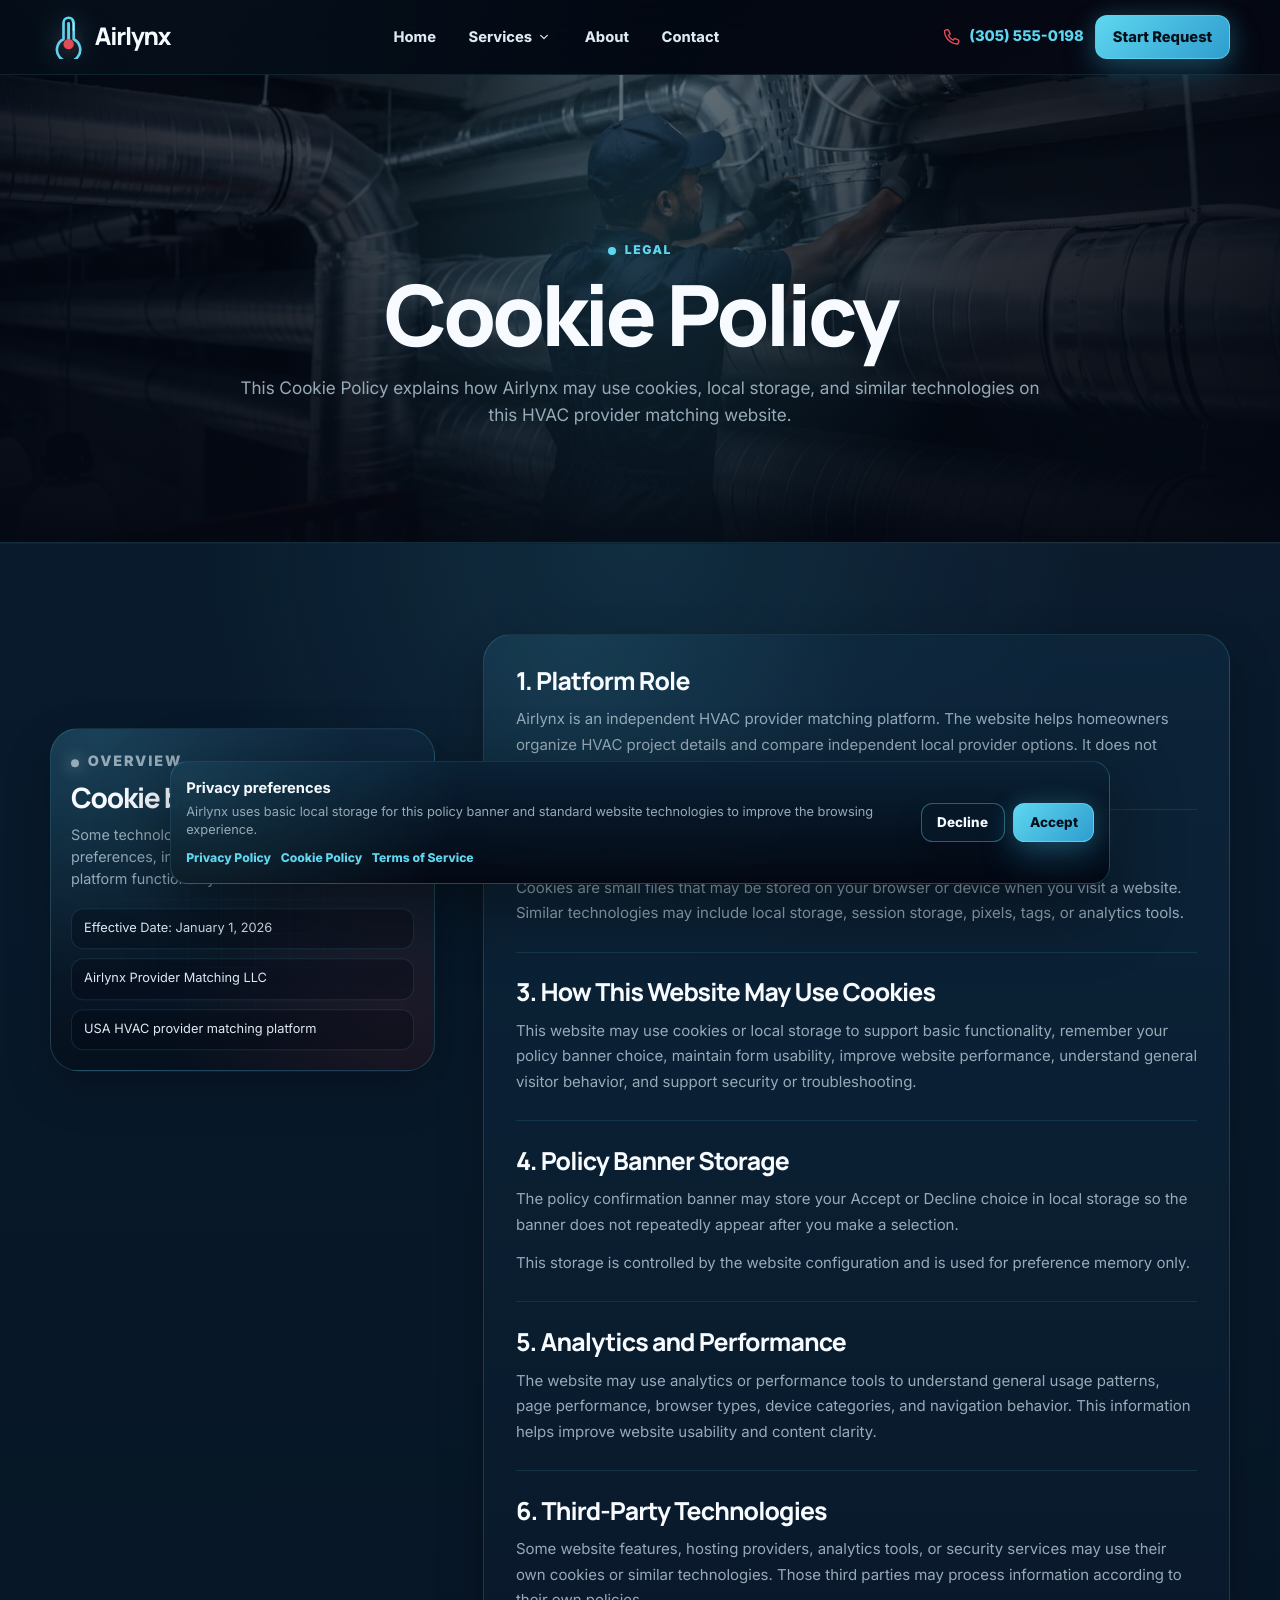
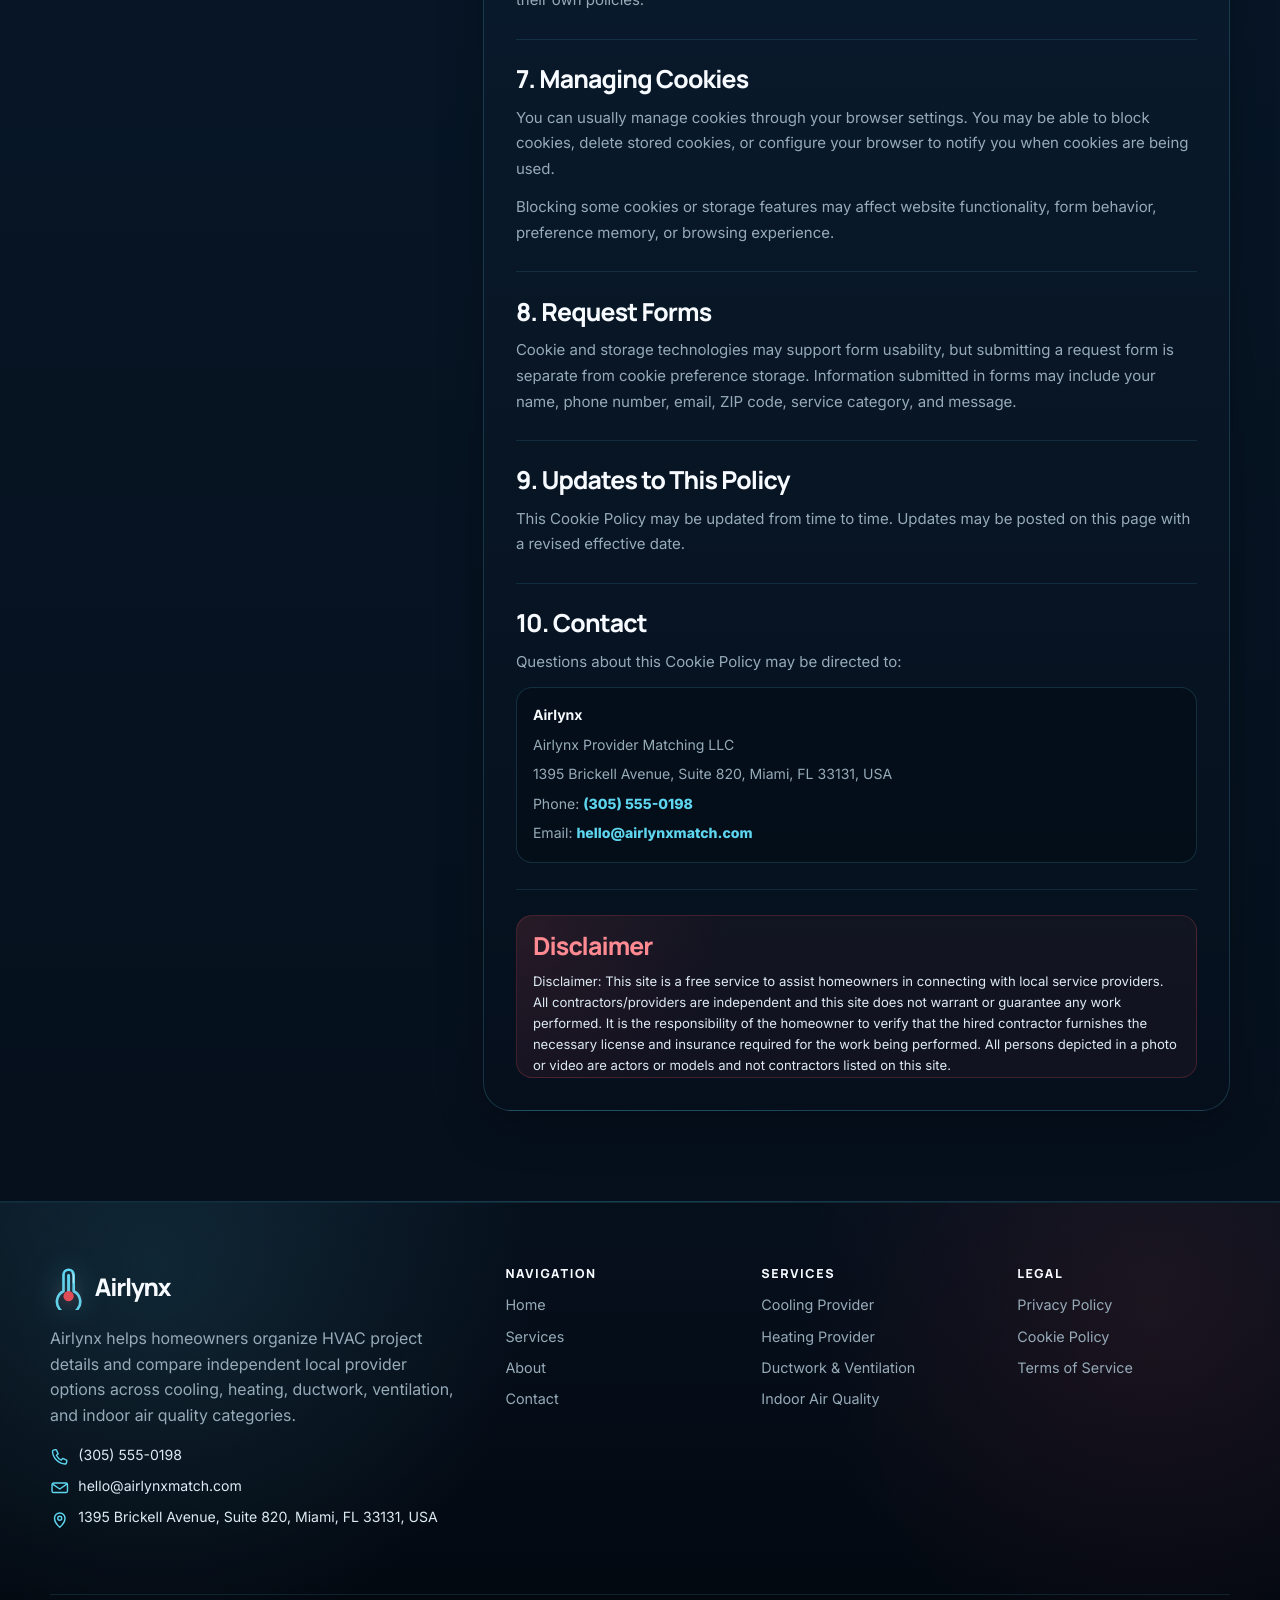
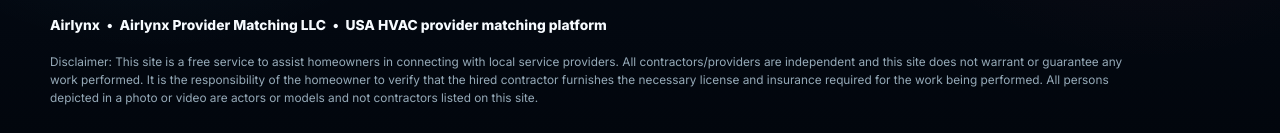
<file: cookie-policy.html>
<!DOCTYPE html>
<html lang="en">

<head>
  <meta charset="UTF-8">
  <meta name="viewport" content="width=device-width, initial-scale=1.0">
  <title>Cookie Policy</title>
  <meta name="description" content="Cookie Policy for an independent HVAC provider matching platform.">

<link rel="icon" type="image/svg+xml" href="./assets/icons/favicon.svg?v=3">
<link rel="shortcut icon" href="./assets/icons/favicon.svg?v=3" type="image/svg+xml">

  <link rel="stylesheet" href="./css/style.css">
</head>

<body class="legal-page cookie-page">
  <a class="skip-link" href="#main">Skip to content</a>

  <div data-site-header></div>

  <main id="main">
    <section class="page-hero legal-hero" aria-labelledby="cookie-hero-title">
      <div class="page-hero-media" aria-hidden="true">
        <img src="./assets/images/contact-hero.jpg" alt="">
      </div>

      <div class="container">
        <div class="page-hero-content">
          <p class="section-kicker">Legal</p>
          <h1 id="cookie-hero-title">Cookie Policy</h1>
          <p class="section-text">
            This Cookie Policy explains how <span data-company-name></span> may use cookies, local storage, and similar
            technologies on this HVAC provider matching website.
          </p>
        </div>
      </div>
    </section>

    <section class="legal-content-section section section-surface">
      <div class="container legal-layout">
        <aside class="legal-sidebar" aria-label="Cookie policy summary">
          <div class="legal-sidebar-card">
            <p class="section-kicker">Overview</p>
            <h2>Cookie basics</h2>
            <p>
              Some technologies help the website remember preferences, improve usability, and support basic platform
              functionality.
            </p>

            <div class="legal-mini-list">
              <span>Effective Date: January 1, 2026</span>
              <span data-company-id></span>
              <span data-service-area></span>
            </div>
          </div>
        </aside>

        <article class="legal-document">
          <section>
            <h2>1. Platform Role</h2>
            <p>
              <span data-company-name></span> is an independent HVAC provider matching platform. The website helps
              homeowners organize HVAC project details and compare independent local provider options. It does not
              perform HVAC work directly.
            </p>
          </section>

          <section>
            <h2>2. What Cookies Are</h2>
            <p>
              Cookies are small files that may be stored on your browser or device when you visit a website. Similar
              technologies may include local storage, session storage, pixels, tags, or analytics tools.
            </p>
          </section>

          <section>
            <h2>3. How This Website May Use Cookies</h2>
            <p>
              This website may use cookies or local storage to support basic functionality, remember your policy banner
              choice, maintain form usability, improve website performance, understand general visitor behavior, and
              support security or troubleshooting.
            </p>
          </section>

          <section>
            <h2>4. Policy Banner Storage</h2>
            <p>
              The policy confirmation banner may store your Accept or Decline choice in local storage so the banner does
              not repeatedly appear after you make a selection.
            </p>
            <p>
              This storage is controlled by the website configuration and is used for preference memory only.
            </p>
          </section>

          <section>
            <h2>5. Analytics and Performance</h2>
            <p>
              The website may use analytics or performance tools to understand general usage patterns, page performance,
              browser types, device categories, and navigation behavior. This information helps improve website
              usability and content clarity.
            </p>
          </section>

          <section>
            <h2>6. Third-Party Technologies</h2>
            <p>
              Some website features, hosting providers, analytics tools, or security services may use their own cookies
              or similar technologies. Those third parties may process information according to their own policies.
            </p>
          </section>

          <section>
            <h2>7. Managing Cookies</h2>
            <p>
              You can usually manage cookies through your browser settings. You may be able to block cookies, delete
              stored cookies, or configure your browser to notify you when cookies are being used.
            </p>
            <p>
              Blocking some cookies or storage features may affect website functionality, form behavior, preference
              memory, or browsing experience.
            </p>
          </section>

          <section>
            <h2>8. Request Forms</h2>
            <p>
              Cookie and storage technologies may support form usability, but submitting a request form is separate from
              cookie preference storage. Information submitted in forms may include your name, phone number, email, ZIP
              code, service category, and message.
            </p>
          </section>

          <section>
            <h2>9. Updates to This Policy</h2>
            <p>
              This Cookie Policy may be updated from time to time. Updates may be posted on this page with a revised
              effective date.
            </p>
          </section>

          <section>
            <h2>10. Contact</h2>
            <p>
              Questions about this Cookie Policy may be directed to:
            </p>

            <div class="legal-contact-box">
              <p><strong data-company-name></strong></p>
              <p data-company-id></p>
              <p data-address-text></p>
              <p>
                Phone:
                <a href="#" data-phone-link>
                  <span data-phone-text></span>
                </a>
              </p>
              <p>
                Email:
                <a href="#" data-email-link>
                  <span data-email-text></span>
                </a>
              </p>
            </div>
          </section>

          <section class="legal-disclaimer-box">
            <h2>Disclaimer</h2>
            <p data-disclaimer></p>
          </section>
        </article>
      </div>
    </section>
  </main>

  <div data-site-footer></div>

  <script src="./js/config.js"></script>
  <script src="./js/main.js"></script>
  <script src="./js/legal.js"></script>
</body>

</html>
</file>
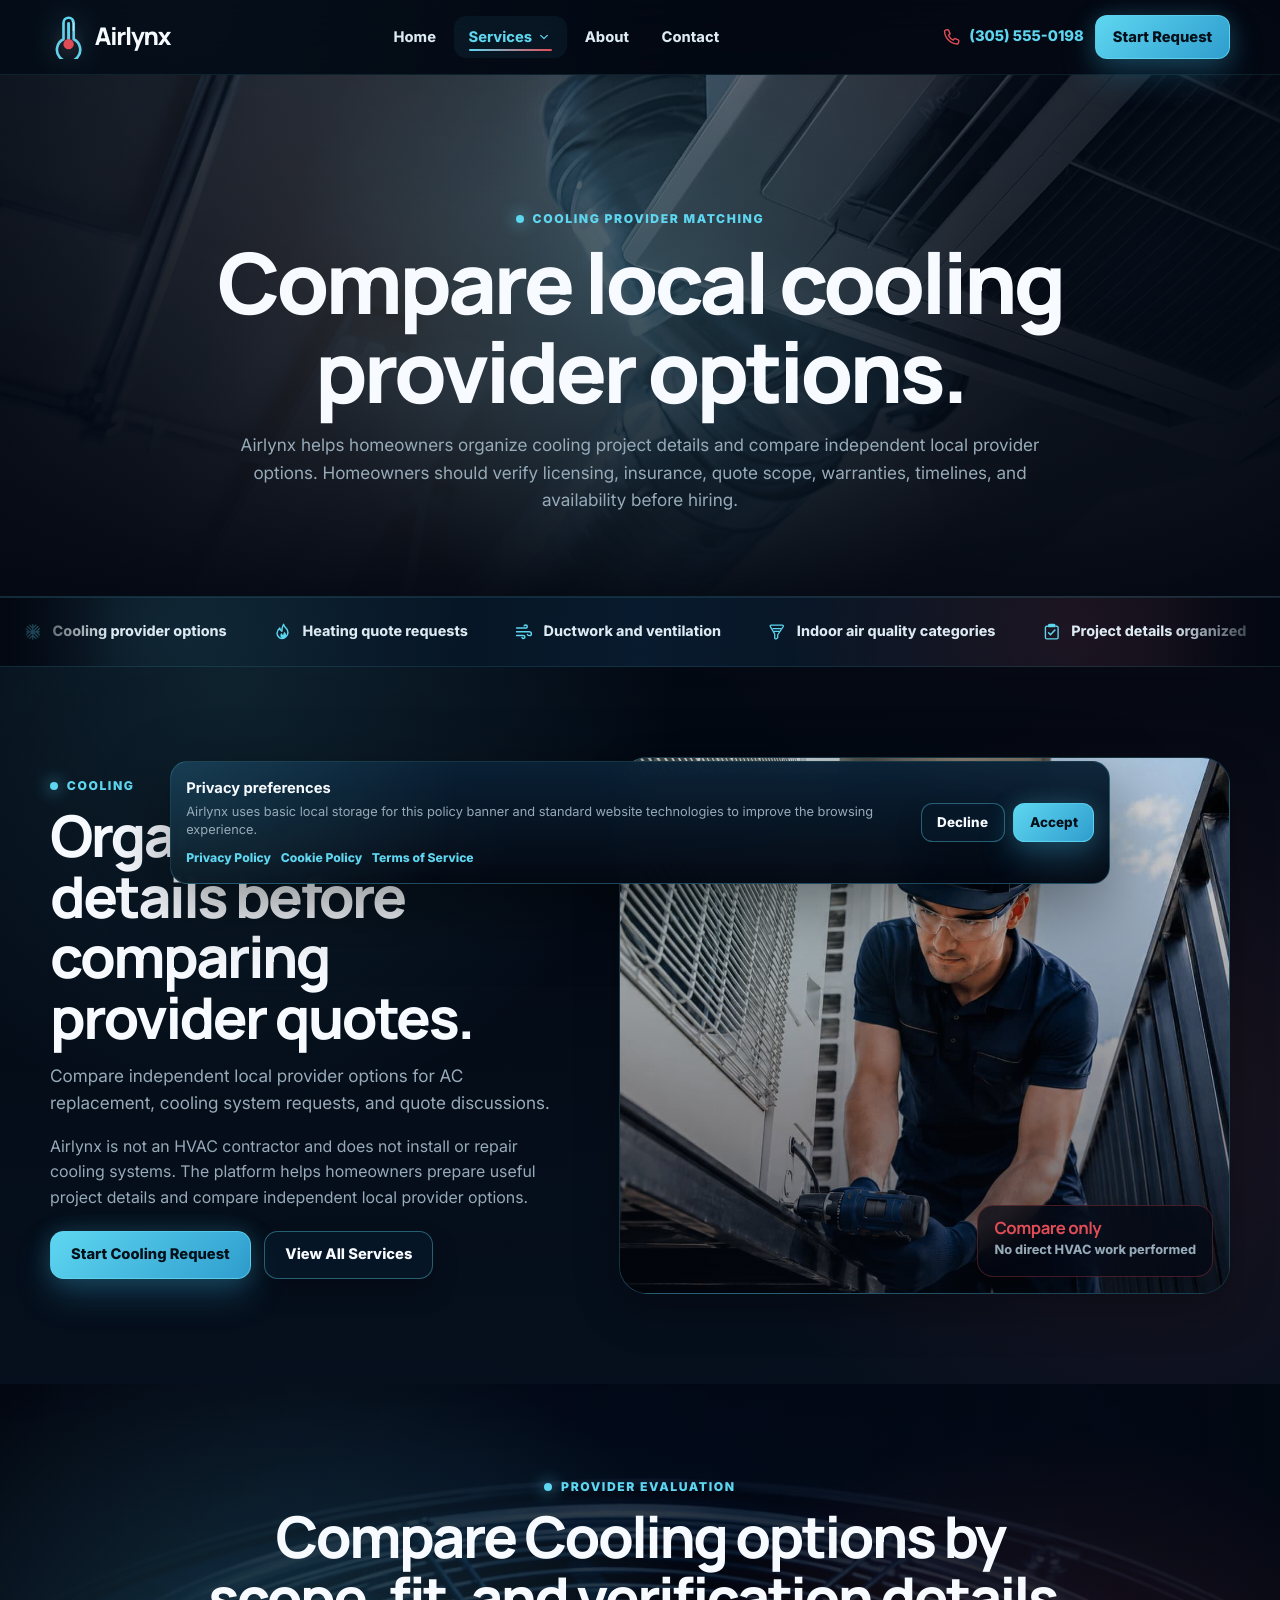
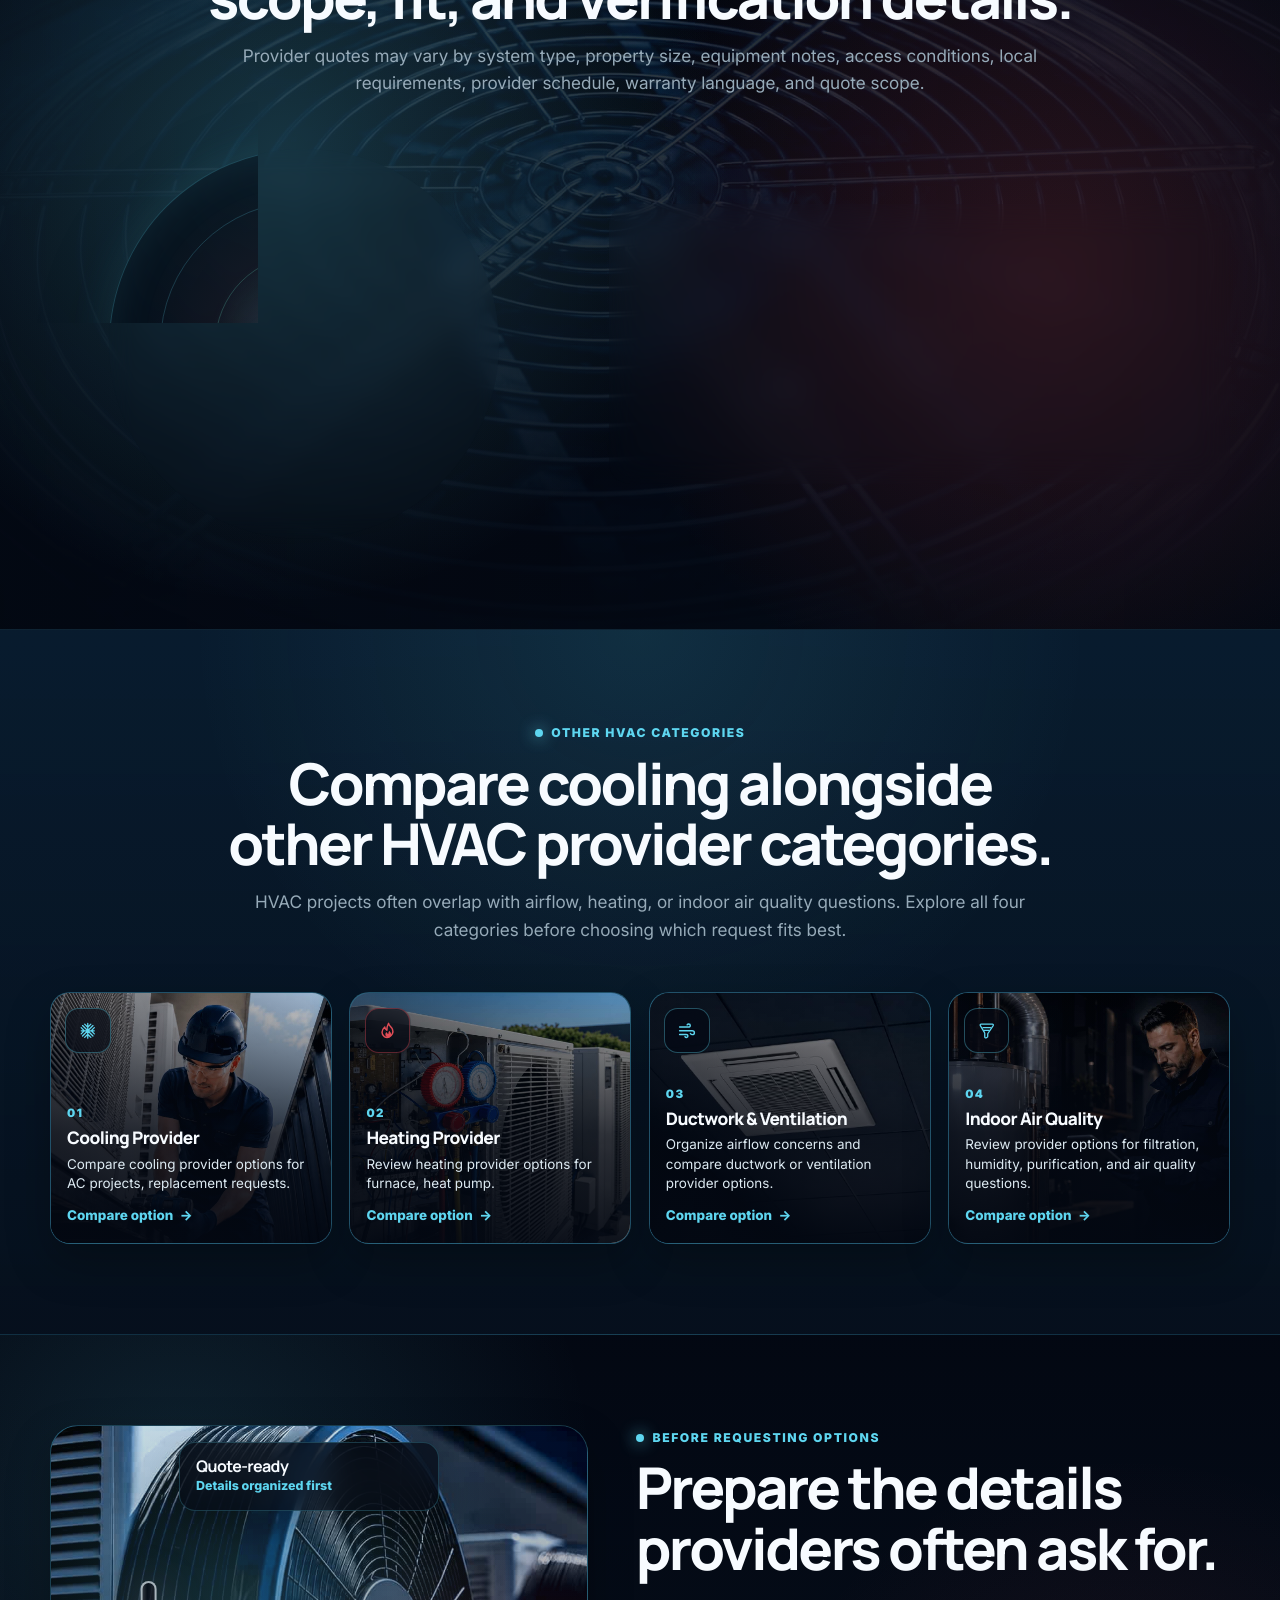
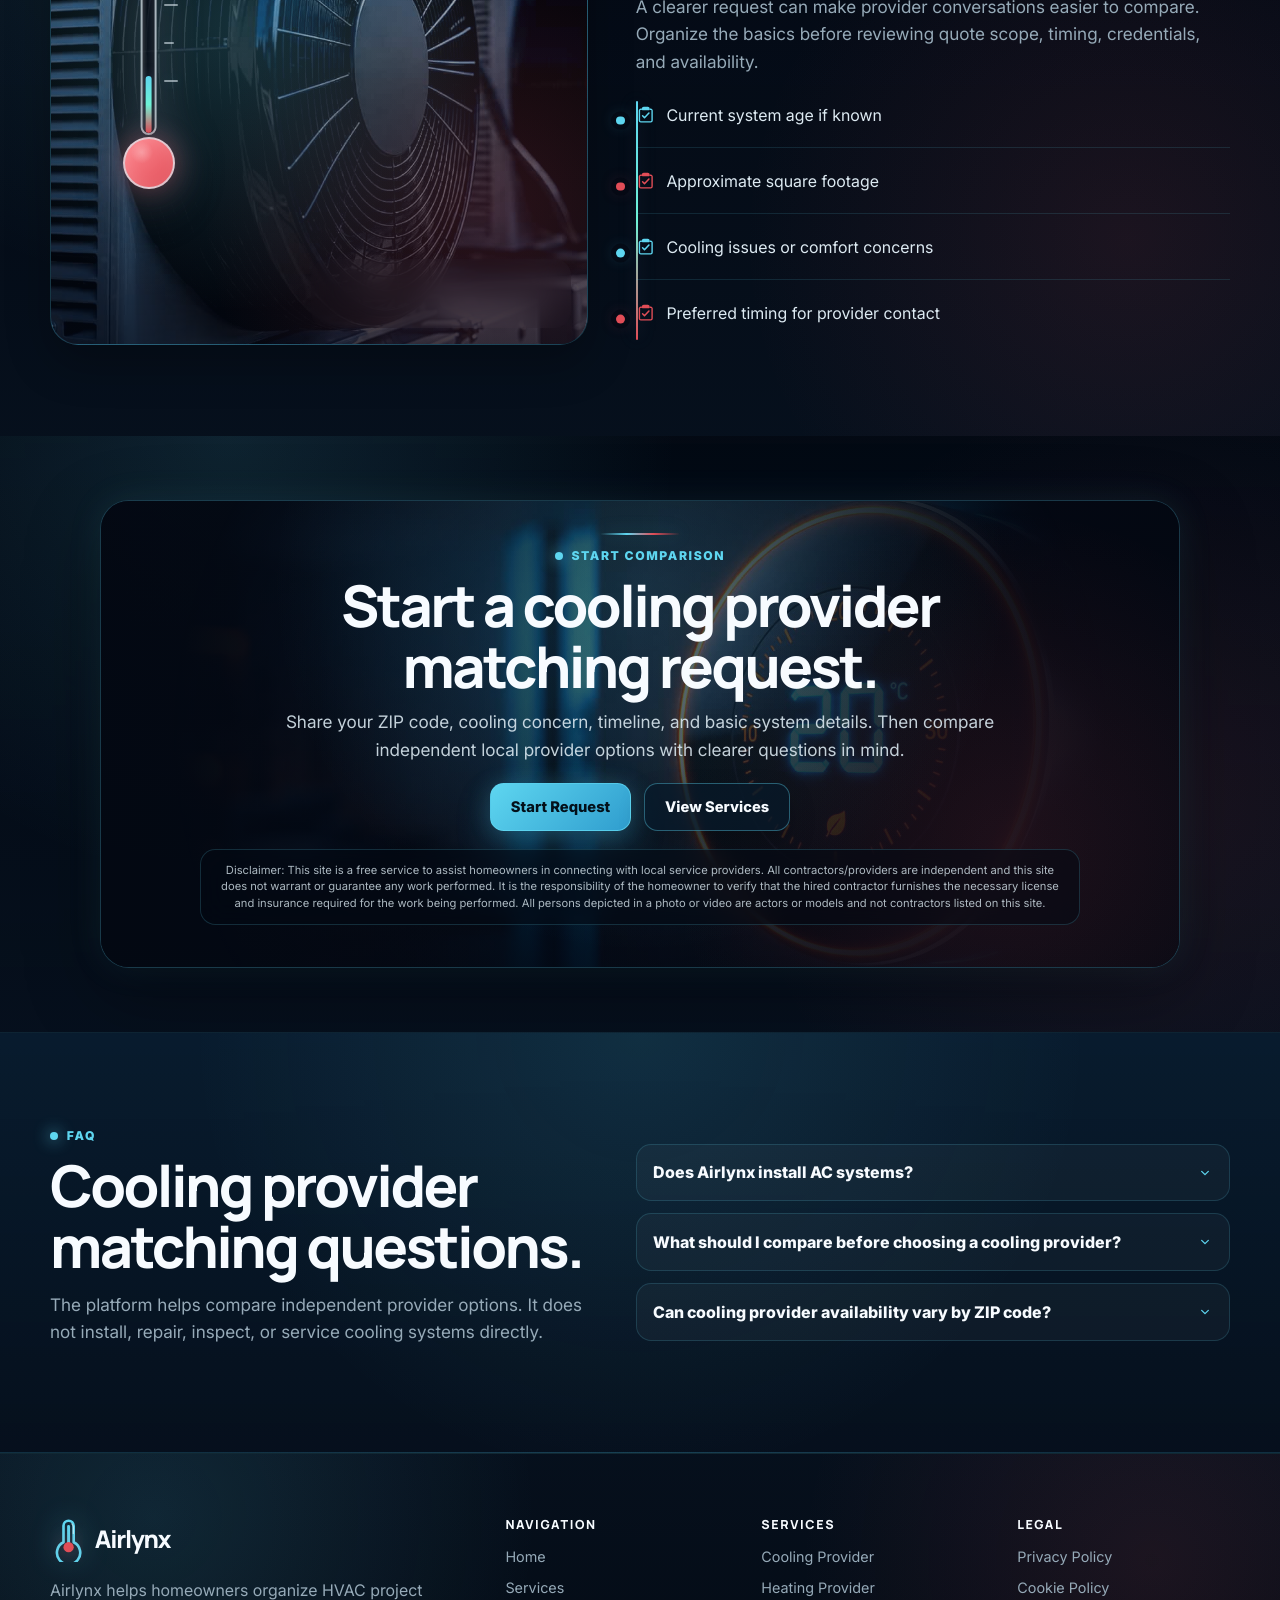
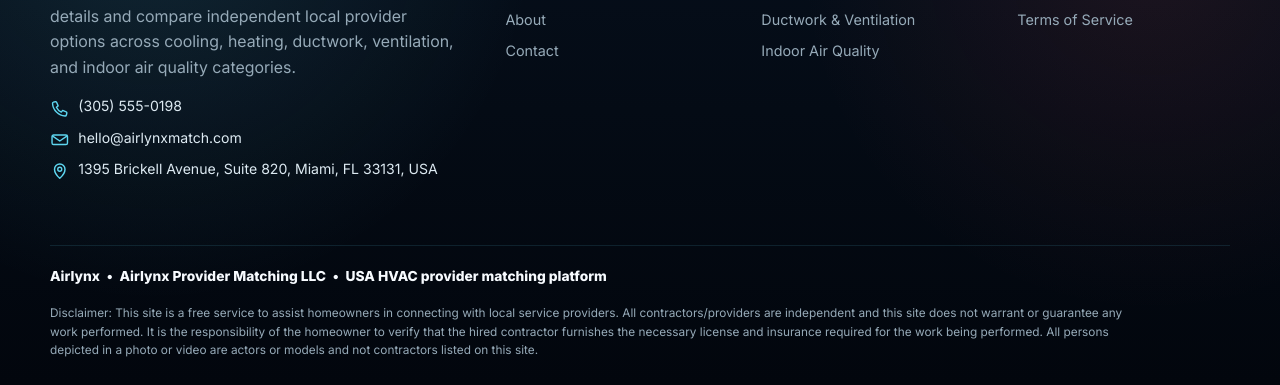
<file: cooling-provider-matching.html>
<!DOCTYPE html>
<html lang="en">

<head>
  <meta charset="UTF-8">
  <meta name="viewport" content="width=device-width, initial-scale=1.0">
  <title>Cooling Provider Matching</title>
  <meta name="description" content="Compare independent local cooling provider options for AC-related quote requests.">

<link rel="icon" type="image/svg+xml" href="./assets/icons/favicon.svg?v=3">
<link rel="shortcut icon" href="./assets/icons/favicon.svg?v=3" type="image/svg+xml">

  <link rel="stylesheet" href="./css/style.css">
</head>

<body class="service-detail-page" data-service-id="cooling">
  <a class="skip-link" href="#main">Skip to content</a>

  <div data-site-header></div>

  <main id="main">

    <section class="page-hero" aria-labelledby="service-hero-title">
      <div class="page-hero-media" aria-hidden="true">
        <img src="./assets/images/cooling-hero.jpg" alt="" data-service-hero-image>
      </div>

      <div class="container">
        <div class="page-hero-content">
          <p class="section-kicker" data-service-page-kicker>Cooling provider matching</p>
          <h1 id="service-hero-title" data-service-page-title>
            Compare local cooling provider options.
          </h1>
          <p class="section-text" data-service-page-intro>
            Compare independent local cooling provider options for AC-related project requests.
          </p>
        </div>
      </div>
    </section>

    <section class="service-marquee home-marquee" aria-label="HVAC provider matching benefits">
      <div class="marquee-track" data-marquee-items></div>
    </section>

    <section class="service-intro section section-deep" aria-labelledby="service-intro-title">
      <div class="container service-intro-grid">
        <div class="service-intro-copy">
          <p class="section-kicker" data-service-short-title>Cooling</p>
          <h2 class="section-title" id="service-intro-title">
            Organize cooling details before comparing provider quotes.
          </h2>
          <p class="section-text" data-service-summary>
            Compare independent local provider options for AC replacement, cooling system requests, and quote
            discussions.
          </p>
          <p>
            <span data-company-name></span> is not an HVAC contractor and does not install or repair cooling systems.
            The platform helps homeowners prepare useful project details and compare independent local provider options.
          </p>

          <div class="service-intro-actions">
            <a class="btn btn-primary" href="contact.html">Start Cooling Request</a>
            <a class="btn btn-secondary" href="services.html">View All Services</a>
          </div>
        </div>

        <div class="service-intro-panel image-panel">
          <img src="./assets/images/cooling-card.jpg" alt="" loading="lazy">

          <div class="service-intro-badge service-intro-badge-top">
            <strong>Cooling category</strong>
            <span>AC requests, comfort concerns, quote prep</span>
          </div>

          <div class="service-intro-badge service-intro-badge-bottom">
            <strong>Compare only</strong>
            <span>No direct HVAC work performed</span>
          </div>
        </div>
      </div>
    </section>

<section class="service-factors service-factors-radar service-factors-photo section"
  aria-labelledby="service-factors-title">
  <div class="service-factors-bg" aria-hidden="true">
    <img src="./assets/images/service-factors-bg.jpg" alt="" loading="lazy">
  </div>

  <div class="container">
    <div class="section-header service-factors-top">
      <p class="section-kicker">Provider evaluation</p>

      <h2 class="section-title" id="service-factors-title">
        Compare <span data-service-short-title></span> options by scope, fit, and verification details.
      </h2>

      <p class="section-text">
        Provider quotes may vary by system type, property size, equipment notes, access conditions, local requirements,
        provider schedule, warranty language, and quote scope.
      </p>
    </div>

    <div class="service-factors-radar-grid">
      <div class="service-factor-radar" aria-hidden="true">
        <span class="service-factor-radar-ring ring-one"></span>
        <span class="service-factor-radar-ring ring-two"></span>
        <span class="service-factor-radar-ring ring-three"></span>
        <span class="service-factor-radar-ring ring-four"></span>
        <span class="service-factor-radar-sweep"></span>

        <span class="service-factor-radar-dot dot-one"></span>
        <span class="service-factor-radar-dot dot-two"></span>
        <span class="service-factor-radar-dot dot-three"></span>
        <span class="service-factor-radar-dot dot-four"></span>
        <span class="service-factor-radar-dot dot-five"></span>

        <span class="service-factor-radar-label">Provider fit scan</span>
      </div>

      <div class="service-factor-scan">
        <div class="service-factor-scan-head">
          <span class="service-factor-scan-status" aria-hidden="true"></span>
          <h3><span data-service-short-title></span> comparison factors</h3>
        </div>

        <ul class="clean-list service-factor-scan-list" data-service-evaluation-points></ul>
      </div>
    </div>
  </div>
</section>

    <section class="service-related section section-surface" aria-labelledby="service-related-title">
      <div class="container">
        <div class="section-header">
          <p class="section-kicker">Other HVAC categories</p>
          <h2 class="section-title" id="service-related-title">
            Compare cooling alongside other HVAC provider categories.
          </h2>
          <p class="section-text">
            HVAC projects often overlap with airflow, heating, or indoor air quality questions. Explore all four
            categories before choosing which request fits best.
          </p>
        </div>

        <div class="service-related-grid" data-service-cards="all"></div>
      </div>
    </section>

<section class="service-prepare service-prepare-board section" aria-labelledby="service-prepare-title">
  <div class="container service-prepare-board-grid">
    <div class="service-prepare-media" aria-hidden="true">
      <img src="./assets/images/hvac-benefits-bg.jpg" alt="" loading="lazy">

      <div class="service-prepare-thermo">
        <span class="service-prepare-thermo-line"></span>
        <span class="service-prepare-thermo-bulb"></span>
        <span class="service-prepare-thermo-mark mark-one"></span>
        <span class="service-prepare-thermo-mark mark-two"></span>
        <span class="service-prepare-thermo-mark mark-three"></span>
      </div>

      <div class="service-prepare-float service-prepare-float-top">
        <strong>Quote-ready</strong>
        <span>Details organized first</span>
      </div>

      <div class="service-prepare-float service-prepare-float-bottom">
        <strong data-service-short-title></strong>
        <span>Provider matching only</span>
      </div>
    </div>

    <div class="service-prepare-content">
      <p class="section-kicker">Before requesting options</p>

      <h2 class="section-title" id="service-prepare-title">
        Prepare the details providers often ask for.
      </h2>

      <p class="section-text">
        A clearer request can make provider conversations easier to compare. Organize the basics before reviewing quote
        scope, timing, credentials, and availability.
      </p>

      <ul class="clean-list service-prepare-checklist" data-service-prepare-details></ul>
    </div>
  </div>
</section>

    <section class="service-cta section section-deep" aria-labelledby="service-cta-title">
      <div class="container service-cta-box">
        <p class="section-kicker">Start comparison</p>
        <h2 class="section-title" id="service-cta-title">
          Start a cooling provider matching request.
        </h2>
        <p class="section-text">
          Share your ZIP code, cooling concern, timeline, and basic system details. Then compare independent local
          provider options with clearer questions in mind.
        </p>

        <div class="service-cta-actions">
          <a class="btn btn-primary" href="contact.html">Start Request</a>
          <a class="btn btn-secondary" href="services.html">View Services</a>
        </div>

        <p class="service-cta-note" data-disclaimer></p>
      </div>
    </section>

    <section class="section section-surface" aria-labelledby="service-faq-title">
      <div class="container split-grid">
        <div class="section-header">
          <p class="section-kicker">FAQ</p>
          <h2 class="section-title" id="service-faq-title">
            Cooling provider matching questions.
          </h2>
          <p class="section-text">
            The platform helps compare independent provider options. It does not install, repair, inspect, or service
            cooling systems directly.
          </p>
        </div>

        <div class="faq-list" data-faq-list data-service-faq="cooling"></div>
      </div>

      <script data-faq-schema data-service-faq="cooling" type="application/ld+json"></script>
    </section>
  </main>

  <div data-site-footer></div>

  <script src="./js/config.js"></script>
  <script src="./js/main.js"></script>
  <script src="./js/service-page.js"></script>
</body>

</html>
</file>
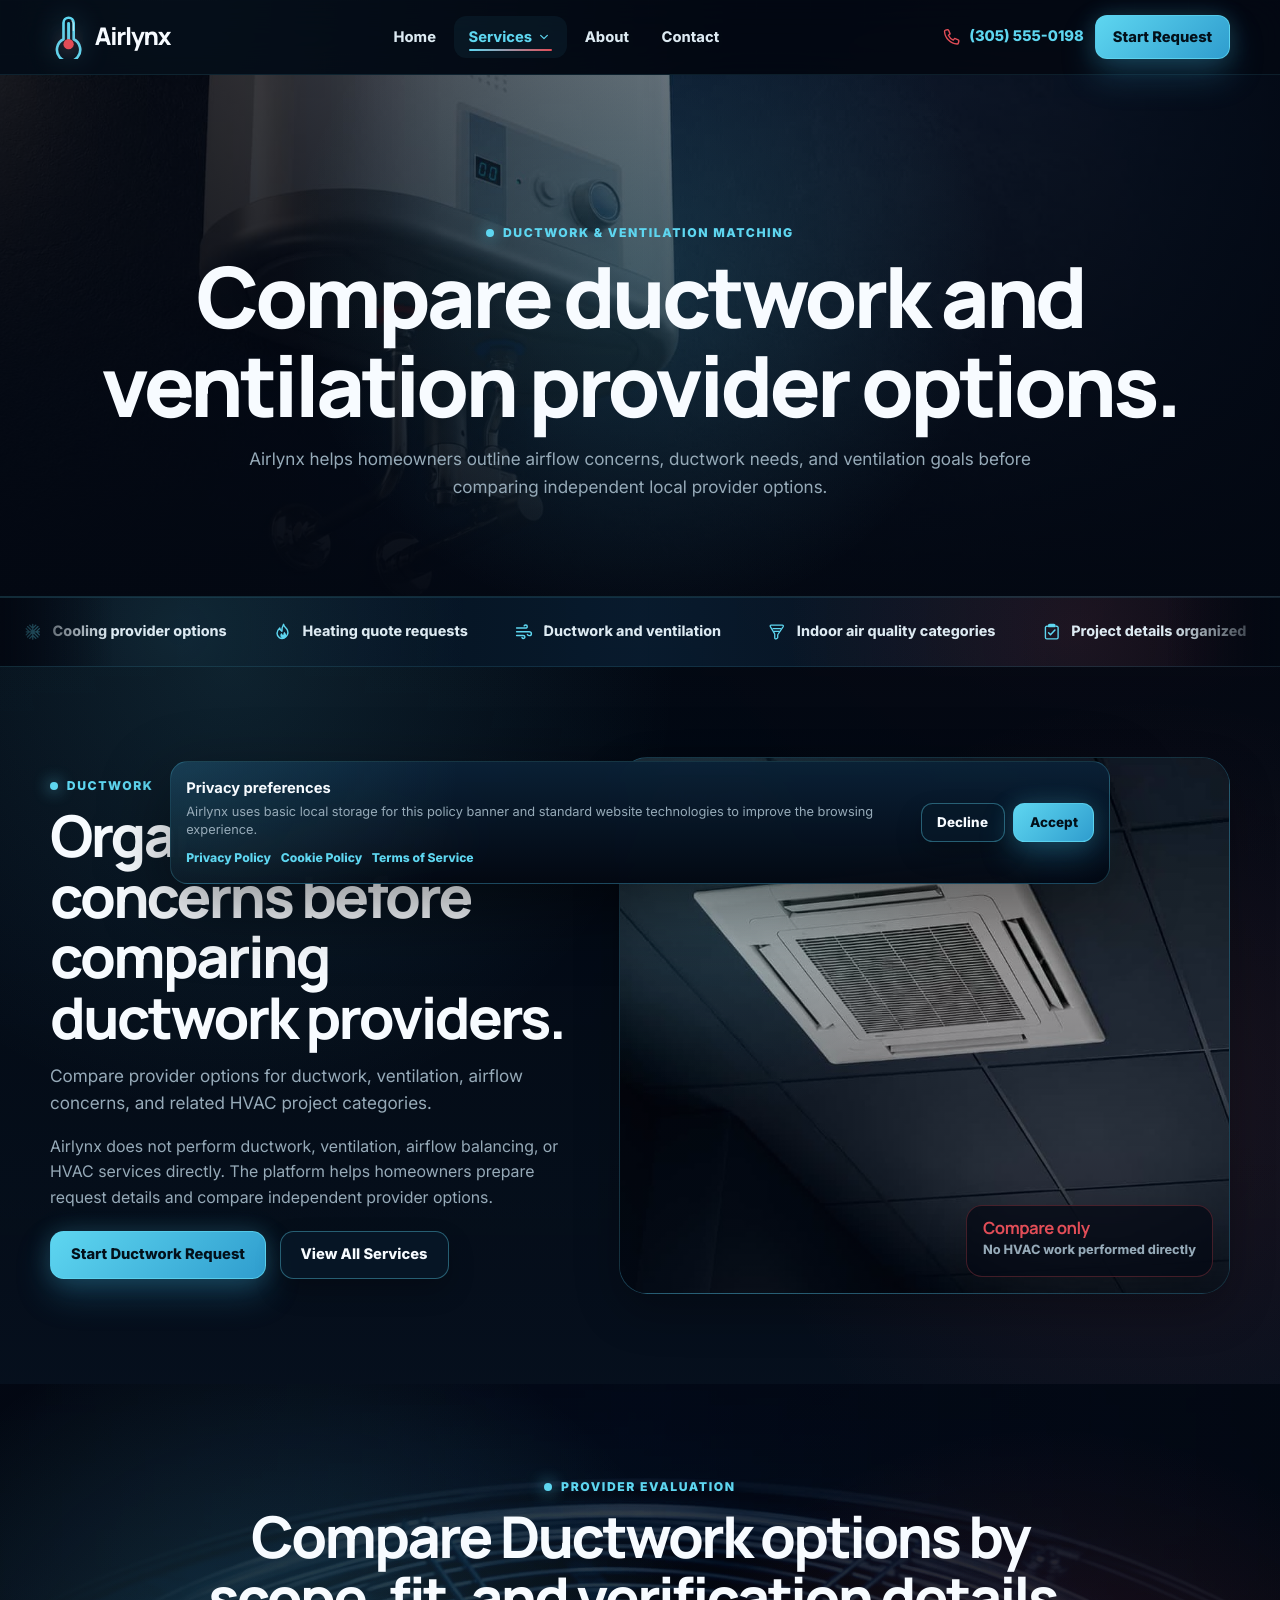
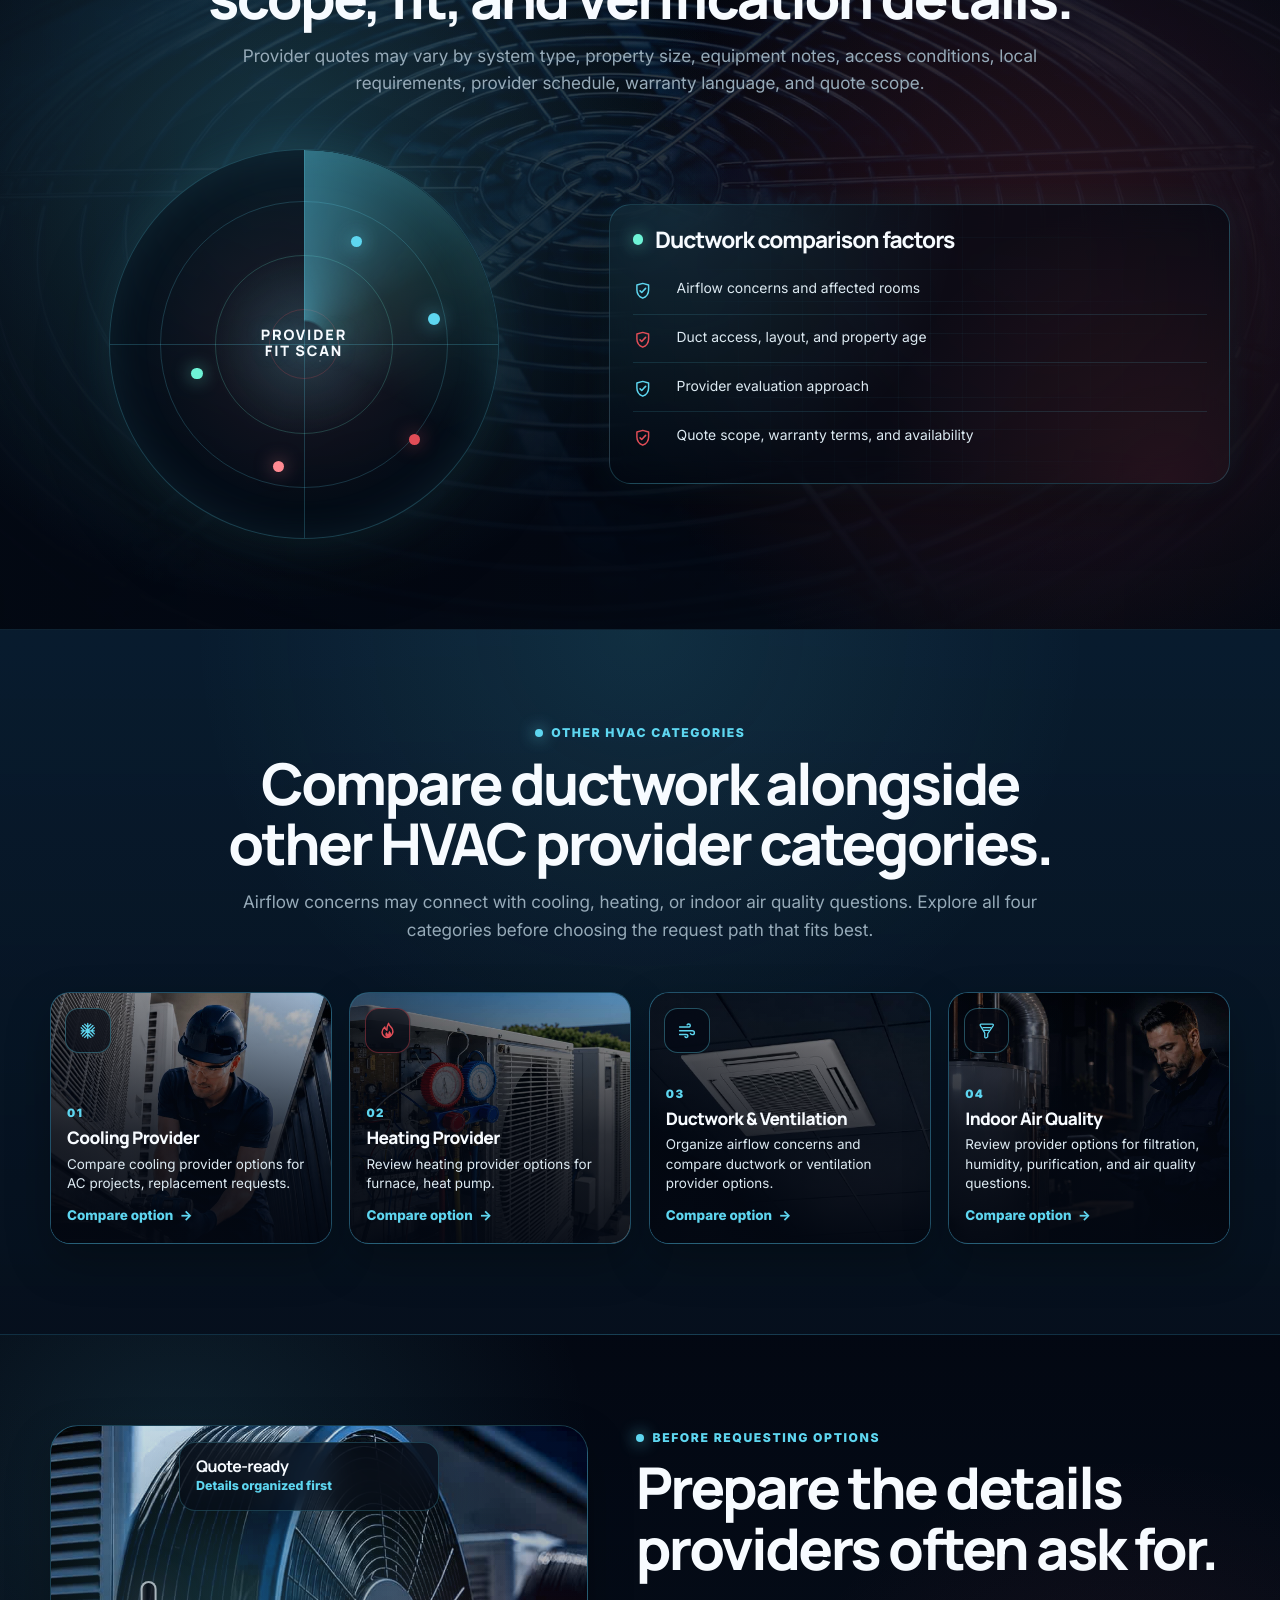
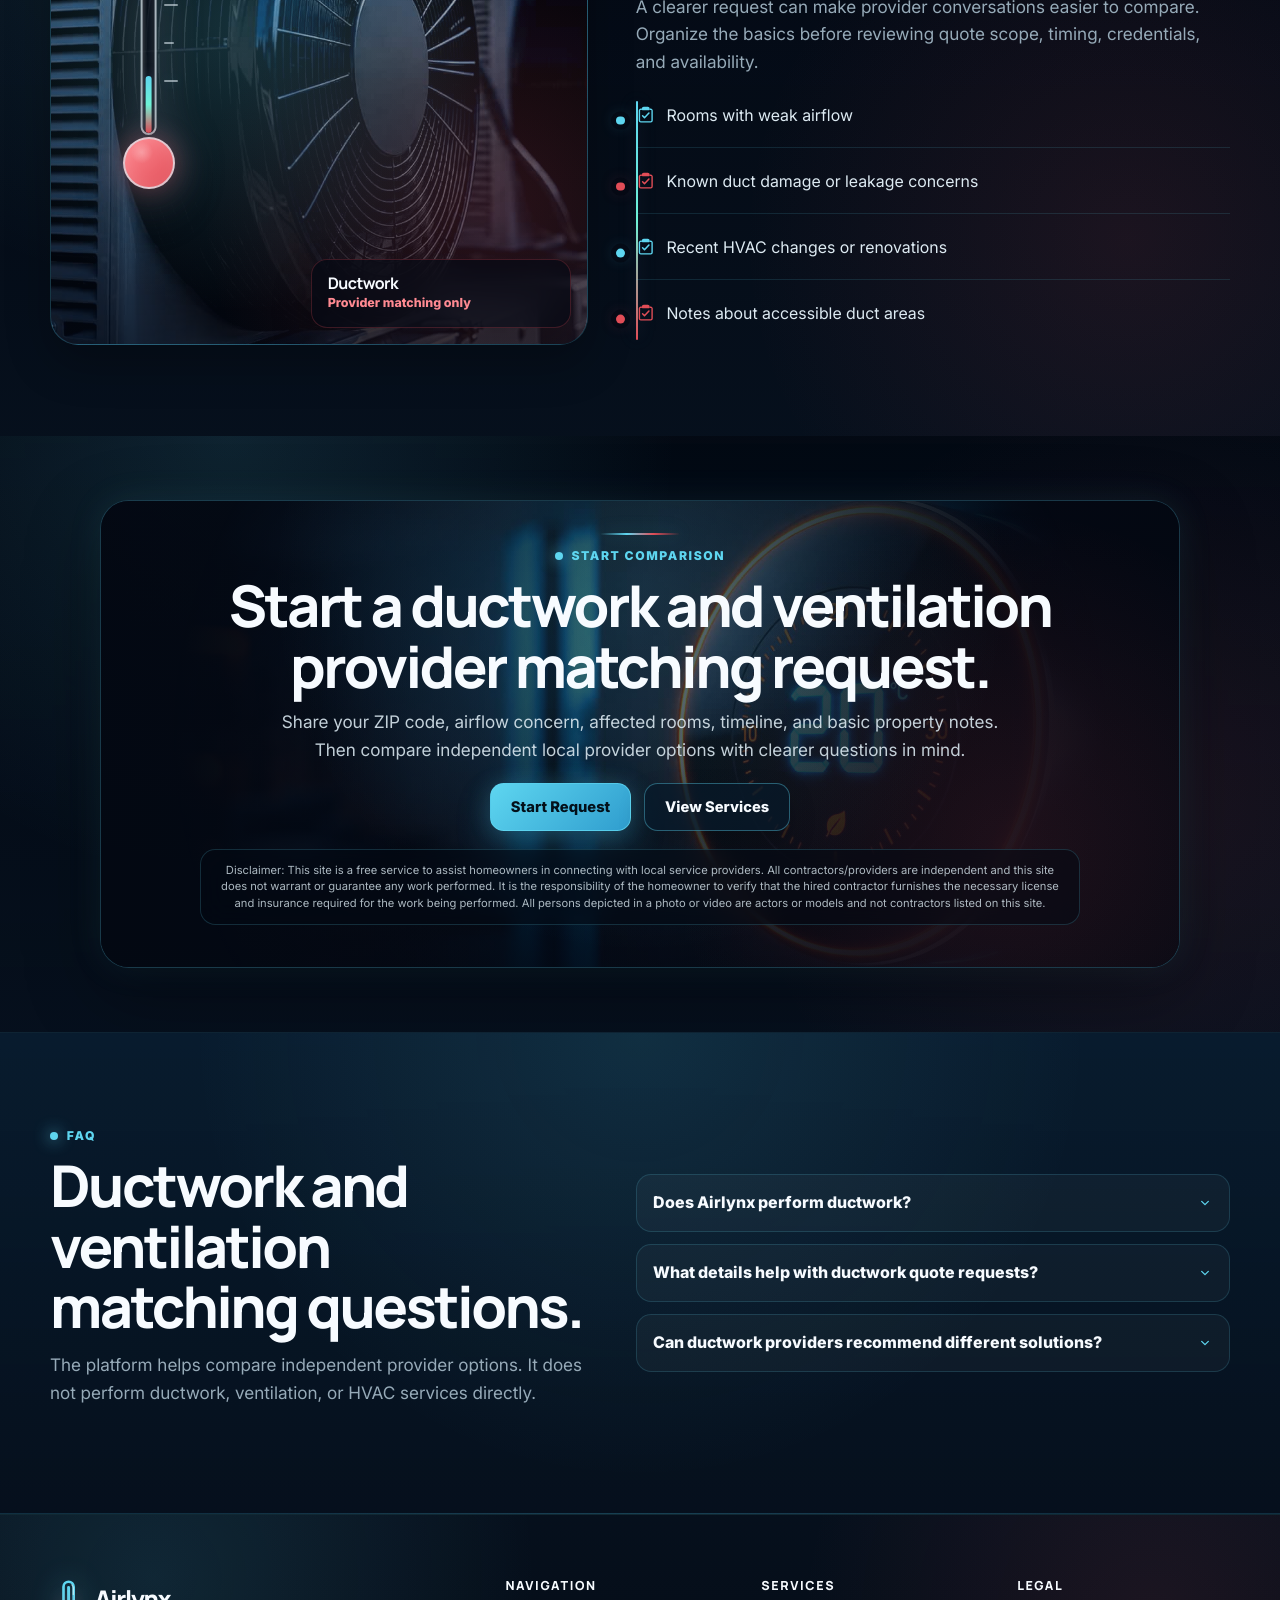
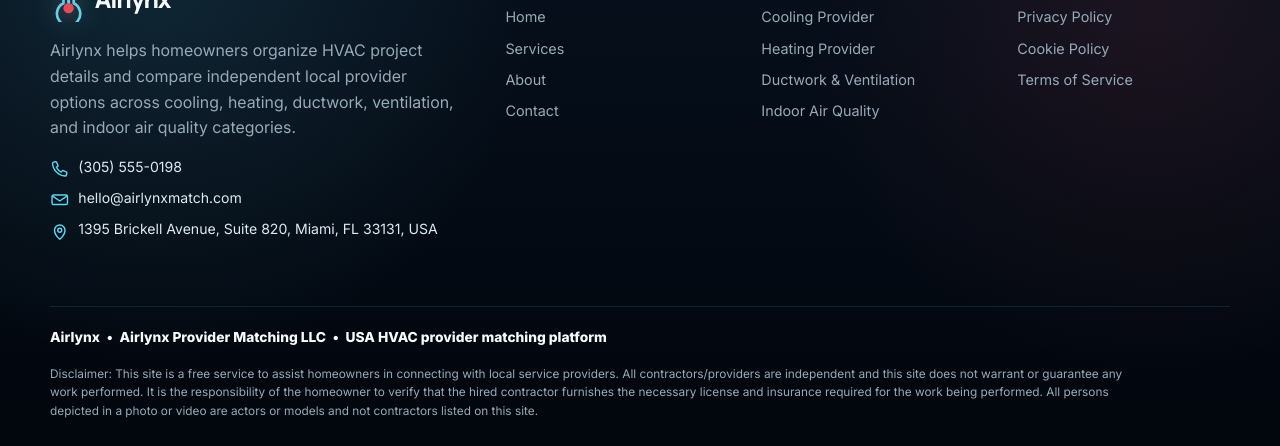
<file: ductwork-ventilation.html>
<!DOCTYPE html>
<html lang="en">

<head>
  <meta charset="UTF-8">
  <meta name="viewport" content="width=device-width, initial-scale=1.0">
  <title>Ductwork & Ventilation Provider Matching</title>
  <meta name="description"
    content="Compare independent local provider options for ductwork, ventilation, and airflow categories.">

<link rel="icon" type="image/svg+xml" href="./assets/icons/favicon.svg?v=3">
<link rel="shortcut icon" href="./assets/icons/favicon.svg?v=3" type="image/svg+xml">

  <link rel="stylesheet" href="./css/style.css">
</head>

<body class="service-detail-page" data-service-id="ductwork">
  <a class="skip-link" href="#main">Skip to content</a>

  <div data-site-header></div>

  <main id="main">

    <section class="page-hero" aria-labelledby="service-hero-title">
      <div class="page-hero-media" aria-hidden="true">
        <img src="./assets/images/ductwork-hero.jpg" alt="" data-service-hero-image>
      </div>

      <div class="container">
        <div class="page-hero-content">
          <p class="section-kicker" data-service-page-kicker>Ductwork & ventilation matching</p>
          <h1 id="service-hero-title" data-service-page-title>
            Compare ductwork and ventilation provider options.
          </h1>
          <p class="section-text" data-service-page-intro>
            Compare independent local provider options for ductwork, ventilation, airflow, and related HVAC project
            categories.
          </p>
        </div>
      </div>
    </section>

    <section class="service-marquee home-marquee" aria-label="HVAC provider matching benefits">
      <div class="marquee-track" data-marquee-items></div>
    </section>

    <section class="service-intro section section-deep" aria-labelledby="service-intro-title">
      <div class="container service-intro-grid">
        <div class="service-intro-copy">
          <p class="section-kicker" data-service-short-title>Ductwork</p>
          <h2 class="section-title" id="service-intro-title">
            Organize airflow concerns before comparing ductwork providers.
          </h2>
          <p class="section-text" data-service-summary>
            Compare provider options for ductwork, ventilation, airflow concerns, and related HVAC project categories.
          </p>
          <p>
            <span data-company-name></span> does not perform ductwork, ventilation, airflow balancing, or HVAC services
            directly. The platform helps homeowners prepare request details and compare independent provider options.
          </p>

          <div class="service-intro-actions">
            <a class="btn btn-primary" href="contact.html">Start Ductwork Request</a>
            <a class="btn btn-secondary" href="services.html">View All Services</a>
          </div>
        </div>

        <div class="service-intro-panel image-panel">
          <img src="./assets/images/ductwork-card.jpg" alt="" loading="lazy">

          <div class="service-intro-badge service-intro-badge-top">
            <strong>Airflow category</strong>
            <span>Ductwork, ventilation, weak airflow notes</span>
          </div>

          <div class="service-intro-badge service-intro-badge-bottom">
            <strong>Compare only</strong>
            <span>No HVAC work performed directly</span>
          </div>
        </div>
      </div>
    </section>

  <section class="service-factors service-factors-radar service-factors-photo section"
    aria-labelledby="service-factors-title">
    <div class="service-factors-bg" aria-hidden="true">
      <img src="./assets/images/service-factors-bg.jpg" alt="" loading="lazy">
    </div>

    <div class="container">
      <div class="section-header service-factors-top">
        <p class="section-kicker">Provider evaluation</p>

        <h2 class="section-title" id="service-factors-title">
          Compare <span data-service-short-title></span> options by scope, fit, and verification details.
        </h2>

        <p class="section-text">
          Provider quotes may vary by system type, property size, equipment notes, access conditions, local requirements,
          provider schedule, warranty language, and quote scope.
        </p>
      </div>

      <div class="service-factors-radar-grid">
        <div class="service-factor-radar" aria-hidden="true">
          <span class="service-factor-radar-ring ring-one"></span>
          <span class="service-factor-radar-ring ring-two"></span>
          <span class="service-factor-radar-ring ring-three"></span>
          <span class="service-factor-radar-ring ring-four"></span>
          <span class="service-factor-radar-sweep"></span>

          <span class="service-factor-radar-dot dot-one"></span>
          <span class="service-factor-radar-dot dot-two"></span>
          <span class="service-factor-radar-dot dot-three"></span>
          <span class="service-factor-radar-dot dot-four"></span>
          <span class="service-factor-radar-dot dot-five"></span>

          <span class="service-factor-radar-label">Provider fit scan</span>
        </div>

        <div class="service-factor-scan">
          <div class="service-factor-scan-head">
            <span class="service-factor-scan-status" aria-hidden="true"></span>
            <h3><span data-service-short-title></span> comparison factors</h3>
          </div>

          <ul class="clean-list service-factor-scan-list" data-service-evaluation-points></ul>
        </div>
      </div>
    </div>
  </section>

      <section class="service-related section section-surface" aria-labelledby="service-related-title">
        <div class="container">
          <div class="section-header">
            <p class="section-kicker">Other HVAC categories</p>
            <h2 class="section-title" id="service-related-title">
              Compare ductwork alongside other HVAC provider categories.
            </h2>
            <p class="section-text">
              Airflow concerns may connect with cooling, heating, or indoor air quality questions. Explore all four
              categories before choosing the request path that fits best.
            </p>
          </div>

          <div class="service-related-grid" data-service-cards="all"></div>
        </div>
      </section>

<section class="service-prepare service-prepare-board section" aria-labelledby="service-prepare-title">
  <div class="container service-prepare-board-grid">
    <div class="service-prepare-media" aria-hidden="true">
      <img src="./assets/images/hvac-benefits-bg.jpg" alt="" loading="lazy">

      <div class="service-prepare-thermo">
        <span class="service-prepare-thermo-line"></span>
        <span class="service-prepare-thermo-bulb"></span>
        <span class="service-prepare-thermo-mark mark-one"></span>
        <span class="service-prepare-thermo-mark mark-two"></span>
        <span class="service-prepare-thermo-mark mark-three"></span>
      </div>

      <div class="service-prepare-float service-prepare-float-top">
        <strong>Quote-ready</strong>
        <span>Details organized first</span>
      </div>

      <div class="service-prepare-float service-prepare-float-bottom">
        <strong data-service-short-title></strong>
        <span>Provider matching only</span>
      </div>
    </div>

    <div class="service-prepare-content">
      <p class="section-kicker">Before requesting options</p>

      <h2 class="section-title" id="service-prepare-title">
        Prepare the details providers often ask for.
      </h2>

      <p class="section-text">
        A clearer request can make provider conversations easier to compare. Organize the basics before reviewing quote
        scope, timing, credentials, and availability.
      </p>

      <ul class="clean-list service-prepare-checklist" data-service-prepare-details></ul>
    </div>
  </div>
</section>

    <section class="service-cta section section-deep" aria-labelledby="service-cta-title">
      <div class="container service-cta-box">
        <p class="section-kicker">Start comparison</p>
        <h2 class="section-title" id="service-cta-title">
          Start a ductwork and ventilation provider matching request.
        </h2>
        <p class="section-text">
          Share your ZIP code, airflow concern, affected rooms, timeline, and basic property notes. Then compare
          independent local provider options with clearer questions in mind.
        </p>

        <div class="service-cta-actions">
          <a class="btn btn-primary" href="contact.html">Start Request</a>
          <a class="btn btn-secondary" href="services.html">View Services</a>
        </div>

        <p class="service-cta-note" data-disclaimer></p>
      </div>
    </section>

    <section class="section section-surface" aria-labelledby="service-faq-title">
      <div class="container split-grid">
        <div class="section-header">
          <p class="section-kicker">FAQ</p>
          <h2 class="section-title" id="service-faq-title">
            Ductwork and ventilation matching questions.
          </h2>
          <p class="section-text">
            The platform helps compare independent provider options. It does not perform ductwork, ventilation, or HVAC
            services directly.
          </p>
        </div>

        <div class="faq-list" data-faq-list data-service-faq="ductwork"></div>
      </div>

      <script data-faq-schema data-service-faq="ductwork" type="application/ld+json"></script>
    </section>
  </main>

  <div data-site-footer></div>

  <script src="./js/config.js"></script>
  <script src="./js/main.js"></script>
  <script src="./js/service-page.js"></script>
</body>

</html>
</file>
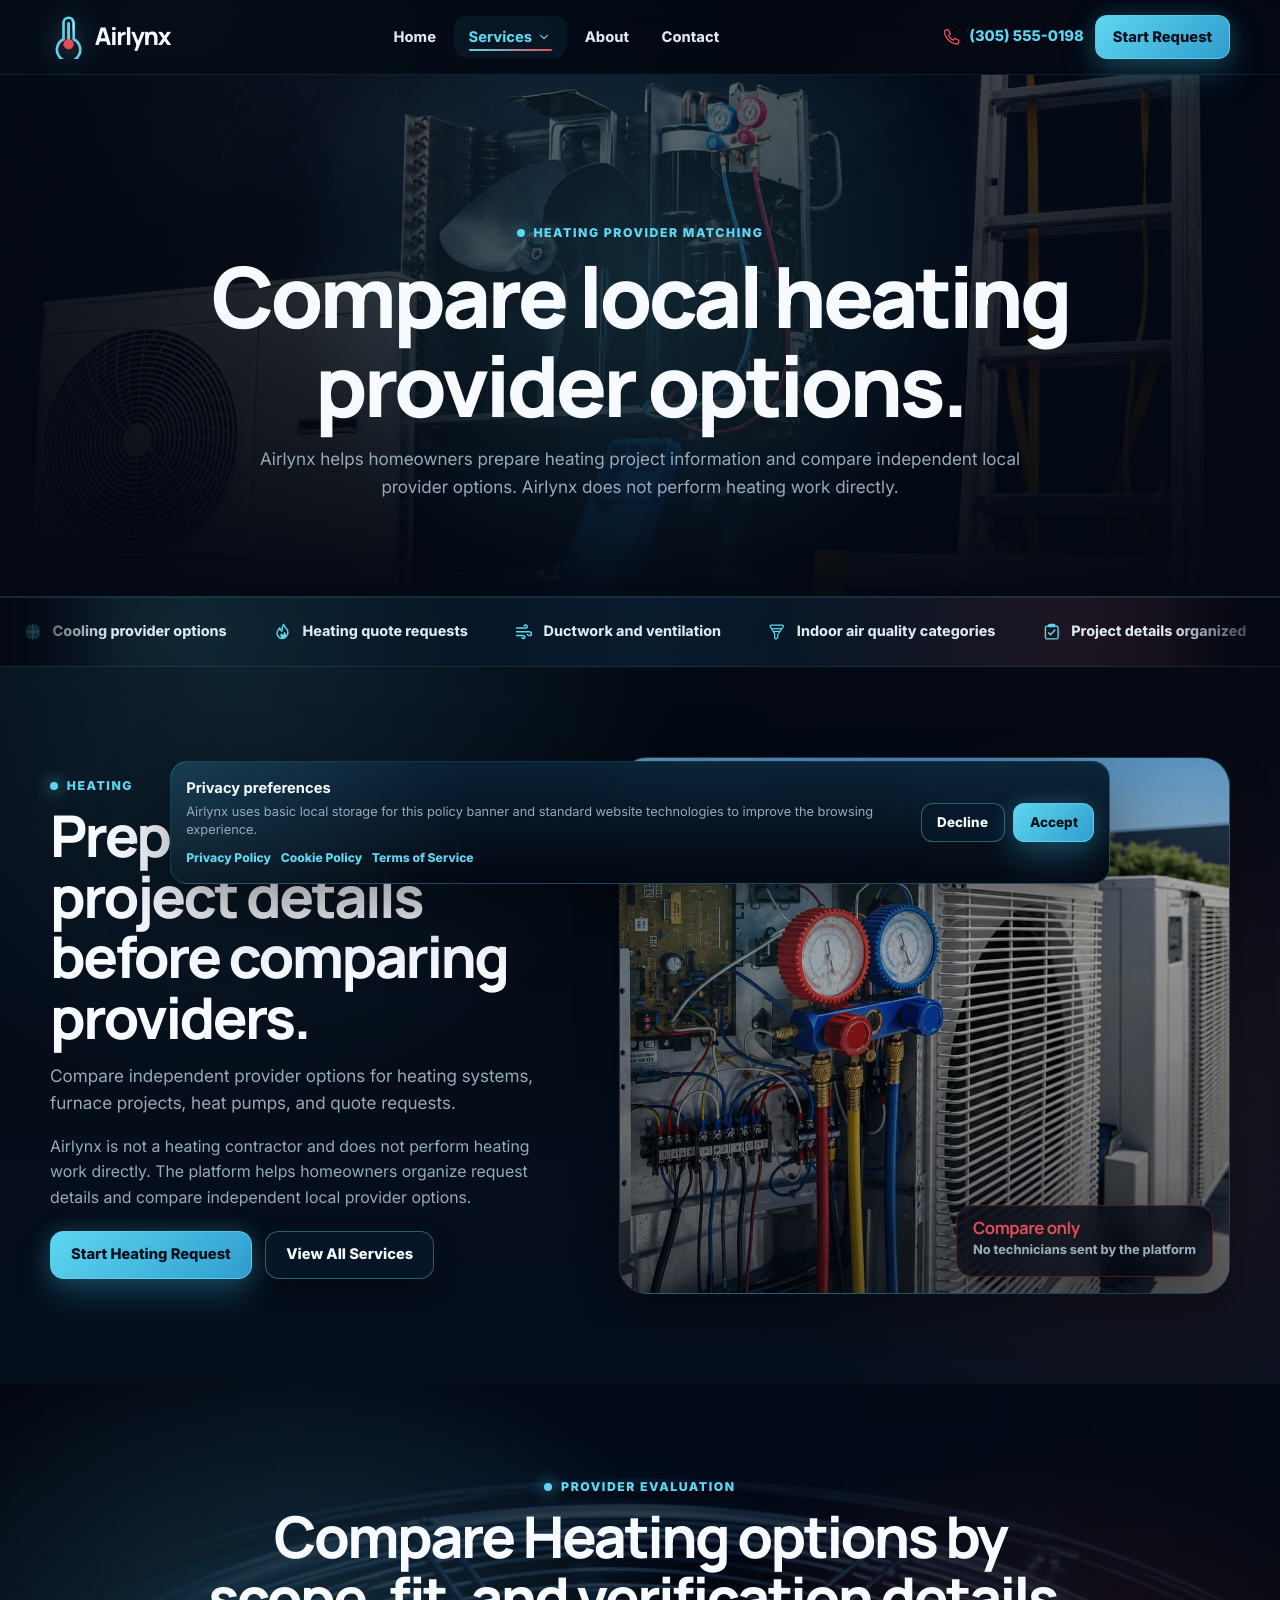
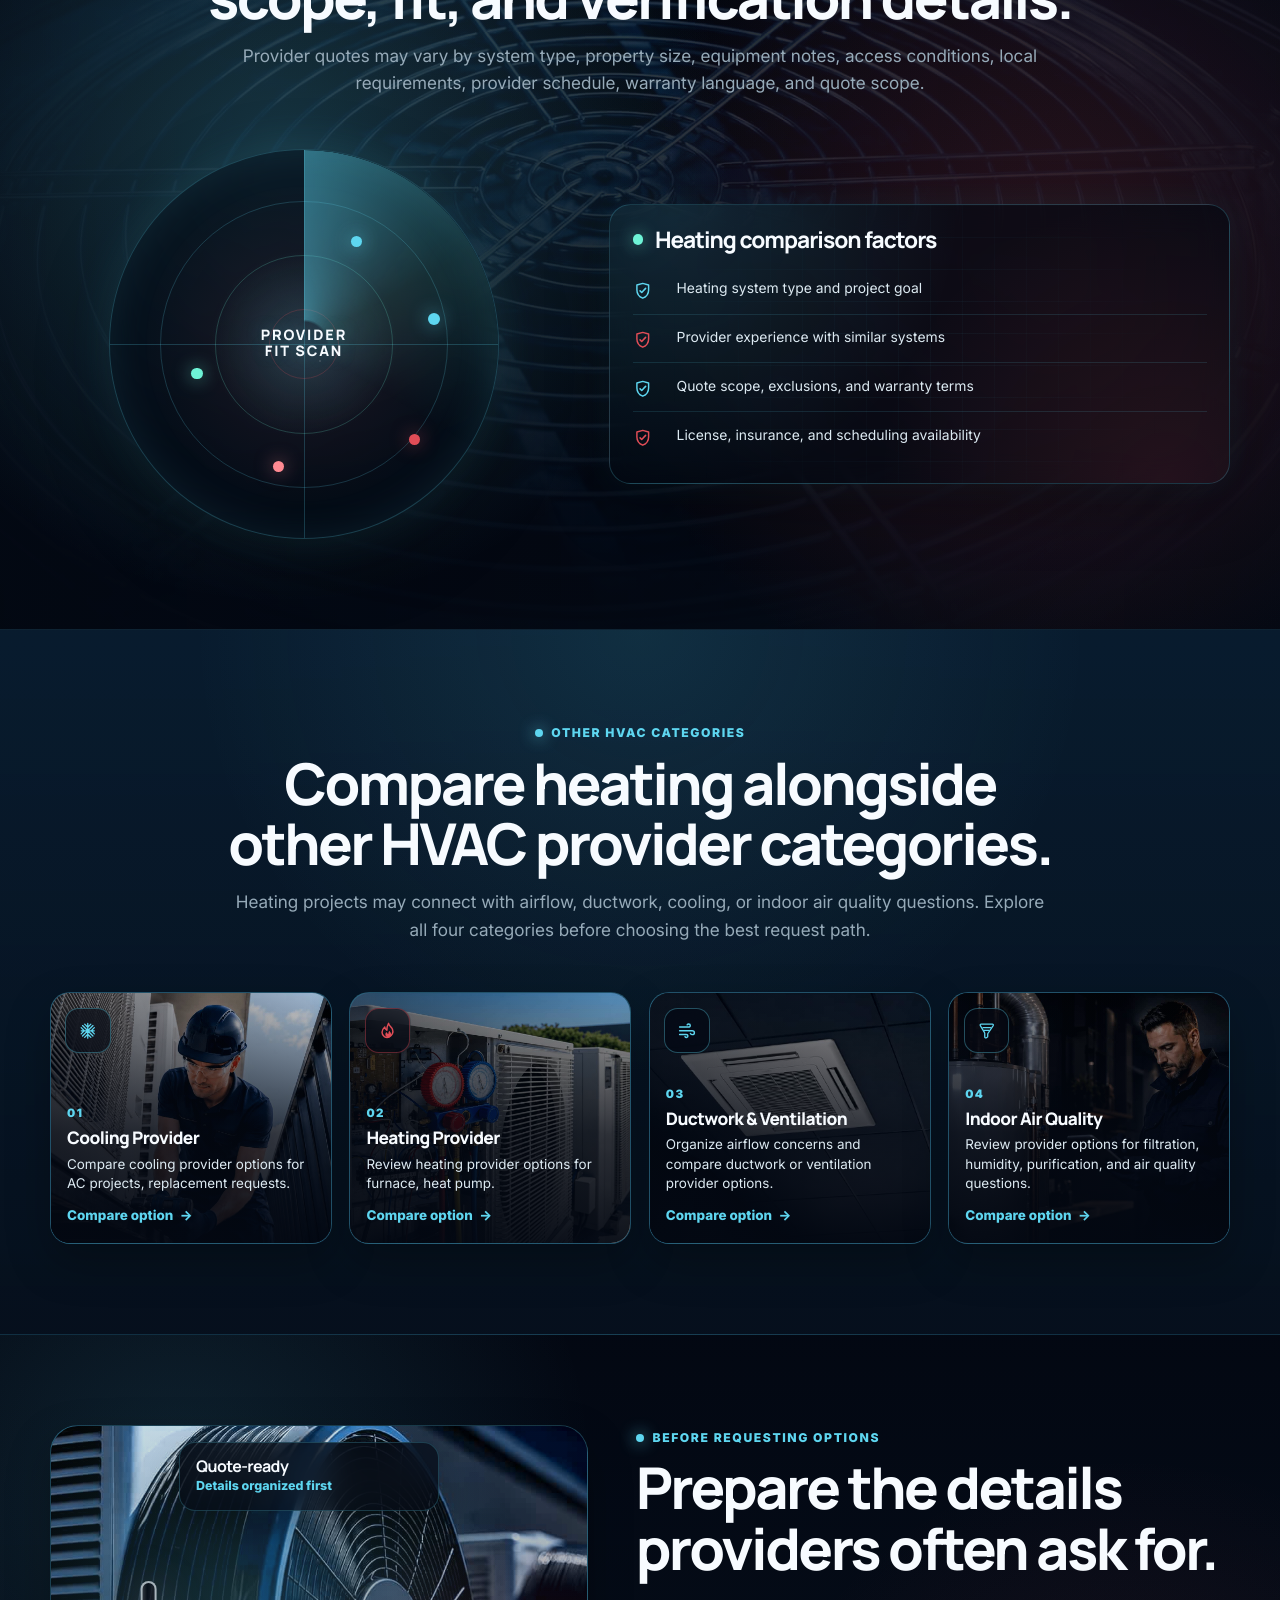
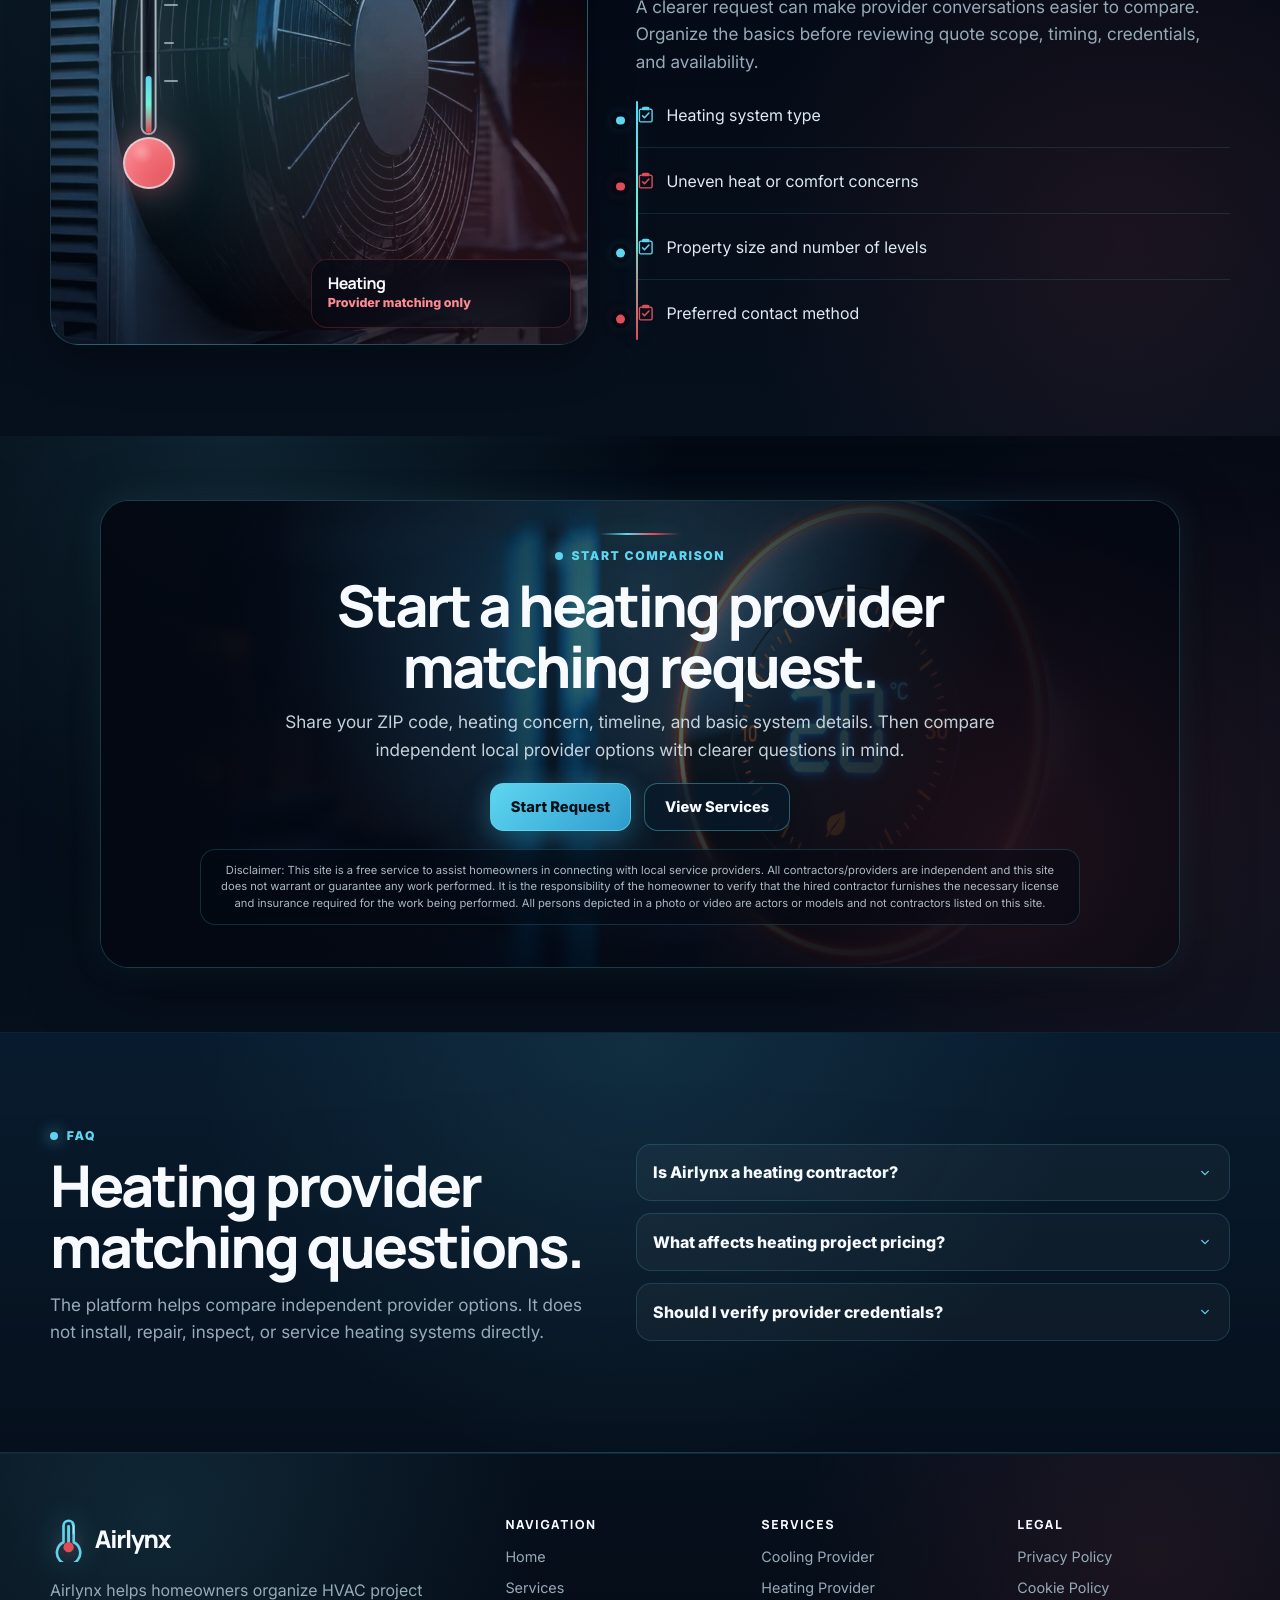
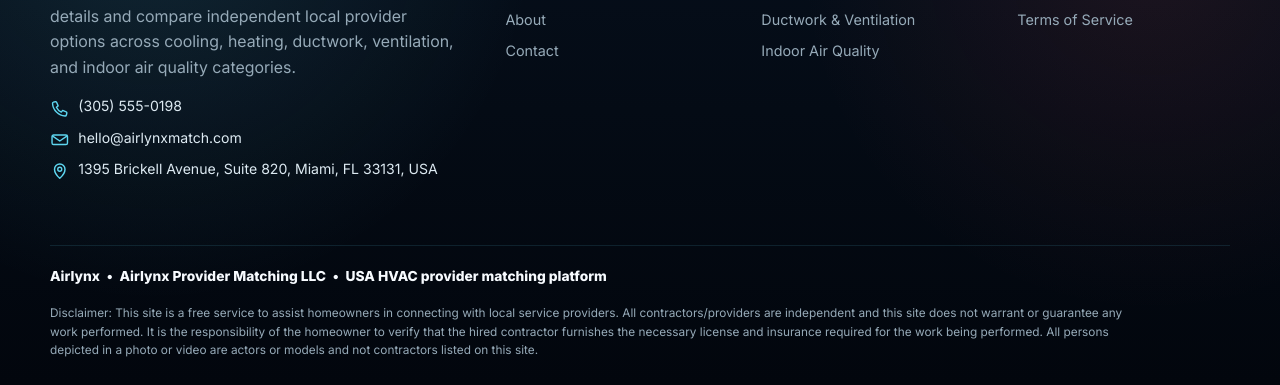
<file: heating-provider-matching.html>
<!DOCTYPE html>
<html lang="en">

<head>
  <meta charset="UTF-8">
  <meta name="viewport" content="width=device-width, initial-scale=1.0">
  <title>Heating Provider Matching</title>
  <meta name="description"
    content="Compare independent local heating provider options for furnace, heat pump, and heating system categories.">

<link rel="icon" type="image/svg+xml" href="./assets/icons/favicon.svg?v=3">
<link rel="shortcut icon" href="./assets/icons/favicon.svg?v=3" type="image/svg+xml">

  <link rel="stylesheet" href="./css/style.css">
</head>

<body class="service-detail-page" data-service-id="heating">
  <a class="skip-link" href="#main">Skip to content</a>

  <div data-site-header></div>

  <main id="main">

    <section class="page-hero" aria-labelledby="service-hero-title">
      <div class="page-hero-media" aria-hidden="true">
        <img src="./assets/images/heating-hero.jpg" alt="" data-service-hero-image>
      </div>

      <div class="container">
        <div class="page-hero-content">
          <p class="section-kicker" data-service-page-kicker>Heating provider matching</p>
          <h1 id="service-hero-title" data-service-page-title>
            Compare local heating provider options.
          </h1>
          <p class="section-text" data-service-page-intro>
            Compare independent local heating provider options for furnace, heat pump, and heating system categories.
          </p>
        </div>
      </div>
    </section>

    <section class="service-marquee home-marquee" aria-label="HVAC provider matching benefits">
      <div class="marquee-track" data-marquee-items></div>
    </section>

    <section class="service-intro section section-deep" aria-labelledby="service-intro-title">
      <div class="container service-intro-grid">
        <div class="service-intro-copy">
          <p class="section-kicker" data-service-short-title>Heating</p>
          <h2 class="section-title" id="service-intro-title">
            Prepare heating project details before comparing providers.
          </h2>
          <p class="section-text" data-service-summary>
            Compare independent provider options for heating systems, furnace projects, heat pumps, and quote requests.
          </p>
          <p>
            <span data-company-name></span> is not a heating contractor and does not perform heating work directly. The
            platform helps homeowners organize request details and compare independent local provider options.
          </p>

          <div class="service-intro-actions">
            <a class="btn btn-primary" href="contact.html">Start Heating Request</a>
            <a class="btn btn-secondary" href="services.html">View All Services</a>
          </div>
        </div>

        <div class="service-intro-panel image-panel">
          <img src="./assets/images/heating-card.jpg" alt="" loading="lazy">

          <div class="service-intro-badge service-intro-badge-top">
            <strong>Heating category</strong>
            <span>Furnace, heat pump, comfort concerns</span>
          </div>

          <div class="service-intro-badge service-intro-badge-bottom">
            <strong>Compare only</strong>
            <span>No technicians sent by the platform</span>
          </div>
        </div>
      </div>
    </section>

<section class="service-factors service-factors-radar service-factors-photo section"
  aria-labelledby="service-factors-title">
  <div class="service-factors-bg" aria-hidden="true">
    <img src="./assets/images/service-factors-bg.jpg" alt="" loading="lazy">
  </div>

  <div class="container">
    <div class="section-header service-factors-top">
      <p class="section-kicker">Provider evaluation</p>

      <h2 class="section-title" id="service-factors-title">
        Compare <span data-service-short-title></span> options by scope, fit, and verification details.
      </h2>

      <p class="section-text">
        Provider quotes may vary by system type, property size, equipment notes, access conditions, local requirements,
        provider schedule, warranty language, and quote scope.
      </p>
    </div>

    <div class="service-factors-radar-grid">
      <div class="service-factor-radar" aria-hidden="true">
        <span class="service-factor-radar-ring ring-one"></span>
        <span class="service-factor-radar-ring ring-two"></span>
        <span class="service-factor-radar-ring ring-three"></span>
        <span class="service-factor-radar-ring ring-four"></span>
        <span class="service-factor-radar-sweep"></span>

        <span class="service-factor-radar-dot dot-one"></span>
        <span class="service-factor-radar-dot dot-two"></span>
        <span class="service-factor-radar-dot dot-three"></span>
        <span class="service-factor-radar-dot dot-four"></span>
        <span class="service-factor-radar-dot dot-five"></span>

        <span class="service-factor-radar-label">Provider fit scan</span>
      </div>

      <div class="service-factor-scan">
        <div class="service-factor-scan-head">
          <span class="service-factor-scan-status" aria-hidden="true"></span>
          <h3><span data-service-short-title></span> comparison factors</h3>
        </div>

        <ul class="clean-list service-factor-scan-list" data-service-evaluation-points></ul>
      </div>
    </div>
  </div>
</section>

  <section class="service-related section section-surface" aria-labelledby="service-related-title">
    <div class="container">
      <div class="section-header">
        <p class="section-kicker">Other HVAC categories</p>
        <h2 class="section-title" id="service-related-title">
          Compare heating alongside other HVAC provider categories.
        </h2>
        <p class="section-text">
          Heating projects may connect with airflow, ductwork, cooling, or indoor air quality questions. Explore all
          four categories before choosing the best request path.
        </p>
      </div>

      <div class="service-related-grid" data-service-cards="all"></div>
    </div>
  </section>

<section class="service-prepare service-prepare-board section" aria-labelledby="service-prepare-title">
  <div class="container service-prepare-board-grid">
    <div class="service-prepare-media" aria-hidden="true">
      <img src="./assets/images/hvac-benefits-bg.jpg" alt="" loading="lazy">

      <div class="service-prepare-thermo">
        <span class="service-prepare-thermo-line"></span>
        <span class="service-prepare-thermo-bulb"></span>
        <span class="service-prepare-thermo-mark mark-one"></span>
        <span class="service-prepare-thermo-mark mark-two"></span>
        <span class="service-prepare-thermo-mark mark-three"></span>
      </div>

      <div class="service-prepare-float service-prepare-float-top">
        <strong>Quote-ready</strong>
        <span>Details organized first</span>
      </div>

      <div class="service-prepare-float service-prepare-float-bottom">
        <strong data-service-short-title></strong>
        <span>Provider matching only</span>
      </div>
    </div>

    <div class="service-prepare-content">
      <p class="section-kicker">Before requesting options</p>

      <h2 class="section-title" id="service-prepare-title">
        Prepare the details providers often ask for.
      </h2>

      <p class="section-text">
        A clearer request can make provider conversations easier to compare. Organize the basics before reviewing quote
        scope, timing, credentials, and availability.
      </p>

      <ul class="clean-list service-prepare-checklist" data-service-prepare-details></ul>
    </div>
  </div>
</section>

    <section class="service-cta section section-deep" aria-labelledby="service-cta-title">
      <div class="container service-cta-box">
        <p class="section-kicker">Start comparison</p>
        <h2 class="section-title" id="service-cta-title">
          Start a heating provider matching request.
        </h2>
        <p class="section-text">
          Share your ZIP code, heating concern, timeline, and basic system details. Then compare independent local
          provider options with clearer questions in mind.
        </p>

        <div class="service-cta-actions">
          <a class="btn btn-primary" href="contact.html">Start Request</a>
          <a class="btn btn-secondary" href="services.html">View Services</a>
        </div>

        <p class="service-cta-note" data-disclaimer></p>
      </div>
    </section>

    <section class="section section-surface" aria-labelledby="service-faq-title">
      <div class="container split-grid">
        <div class="section-header">
          <p class="section-kicker">FAQ</p>
          <h2 class="section-title" id="service-faq-title">
            Heating provider matching questions.
          </h2>
          <p class="section-text">
            The platform helps compare independent provider options. It does not install, repair, inspect, or service
            heating systems directly.
          </p>
        </div>

        <div class="faq-list" data-faq-list data-service-faq="heating"></div>
      </div>

      <script data-faq-schema data-service-faq="heating" type="application/ld+json"></script>
    </section>
  </main>

  <div data-site-footer></div>

  <script src="./js/config.js"></script>
  <script src="./js/main.js"></script>
  <script src="./js/service-page.js"></script>
</body>

</html>
</file>
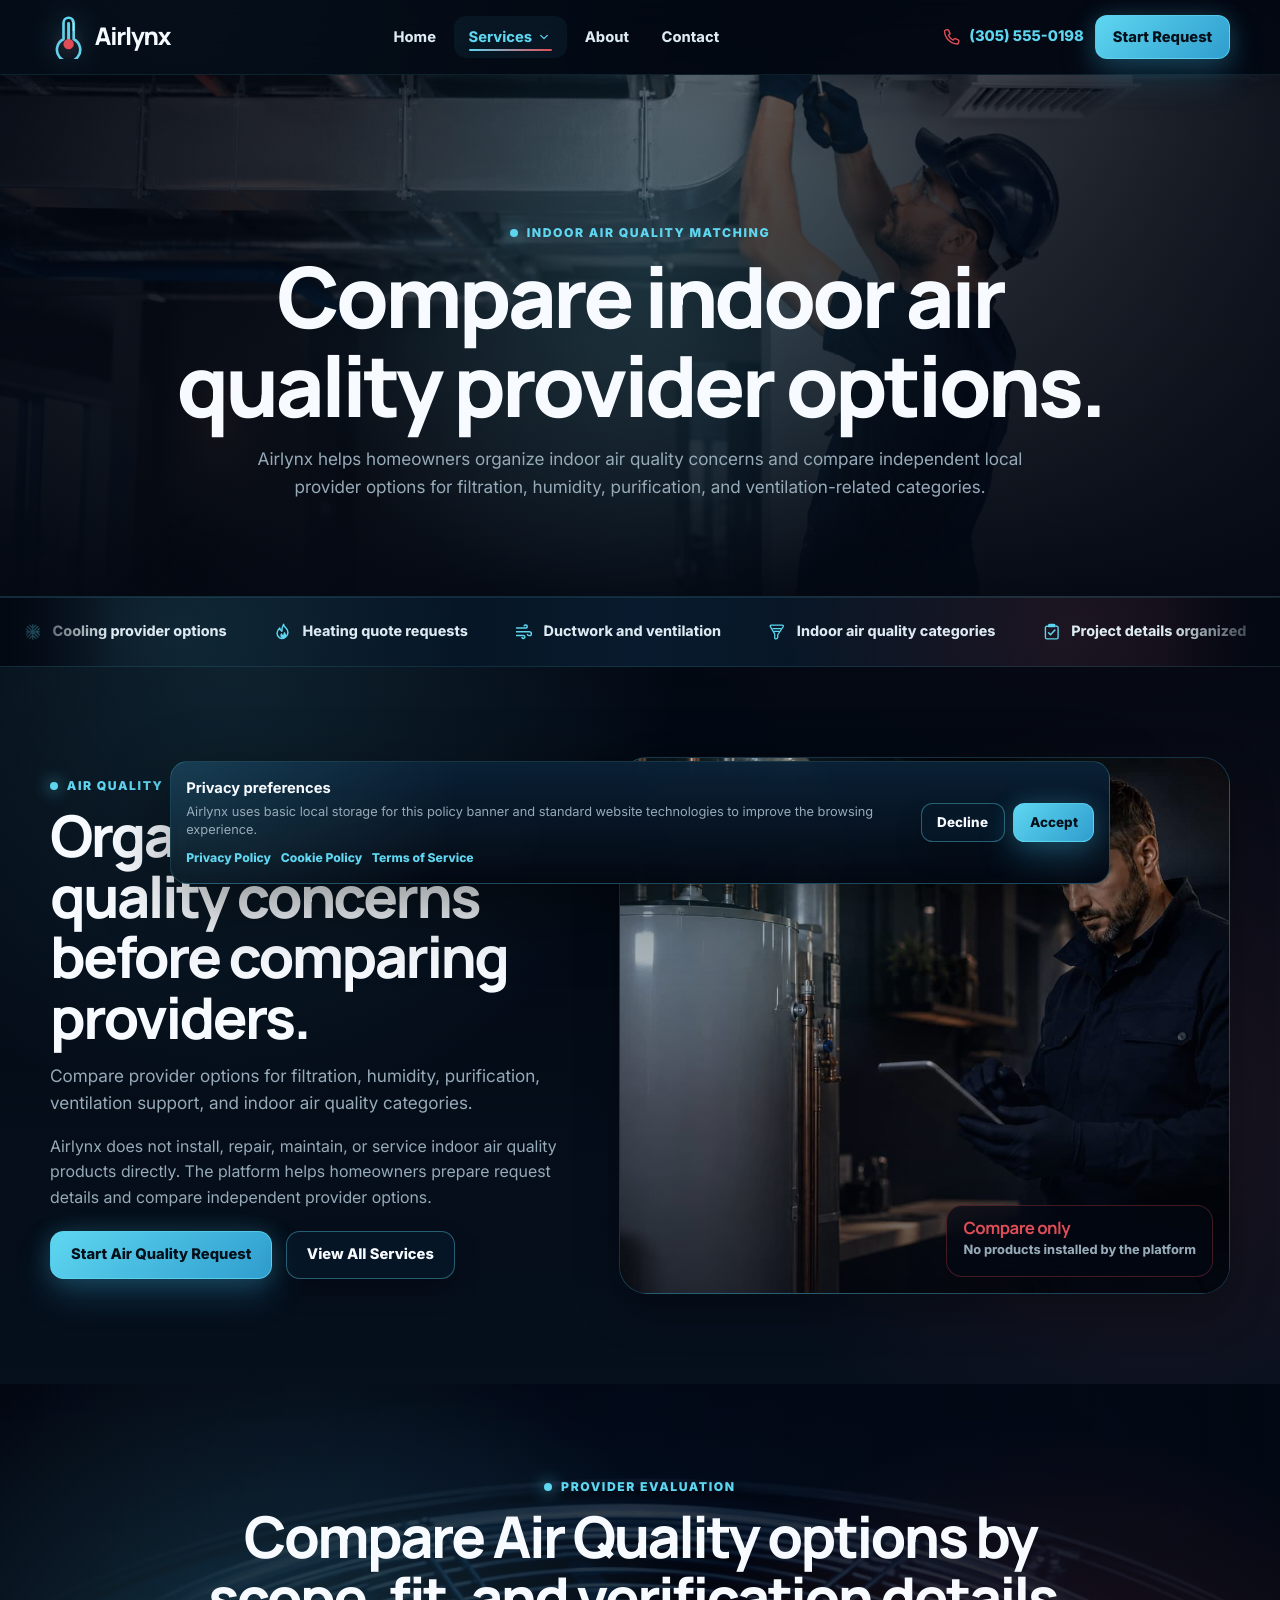
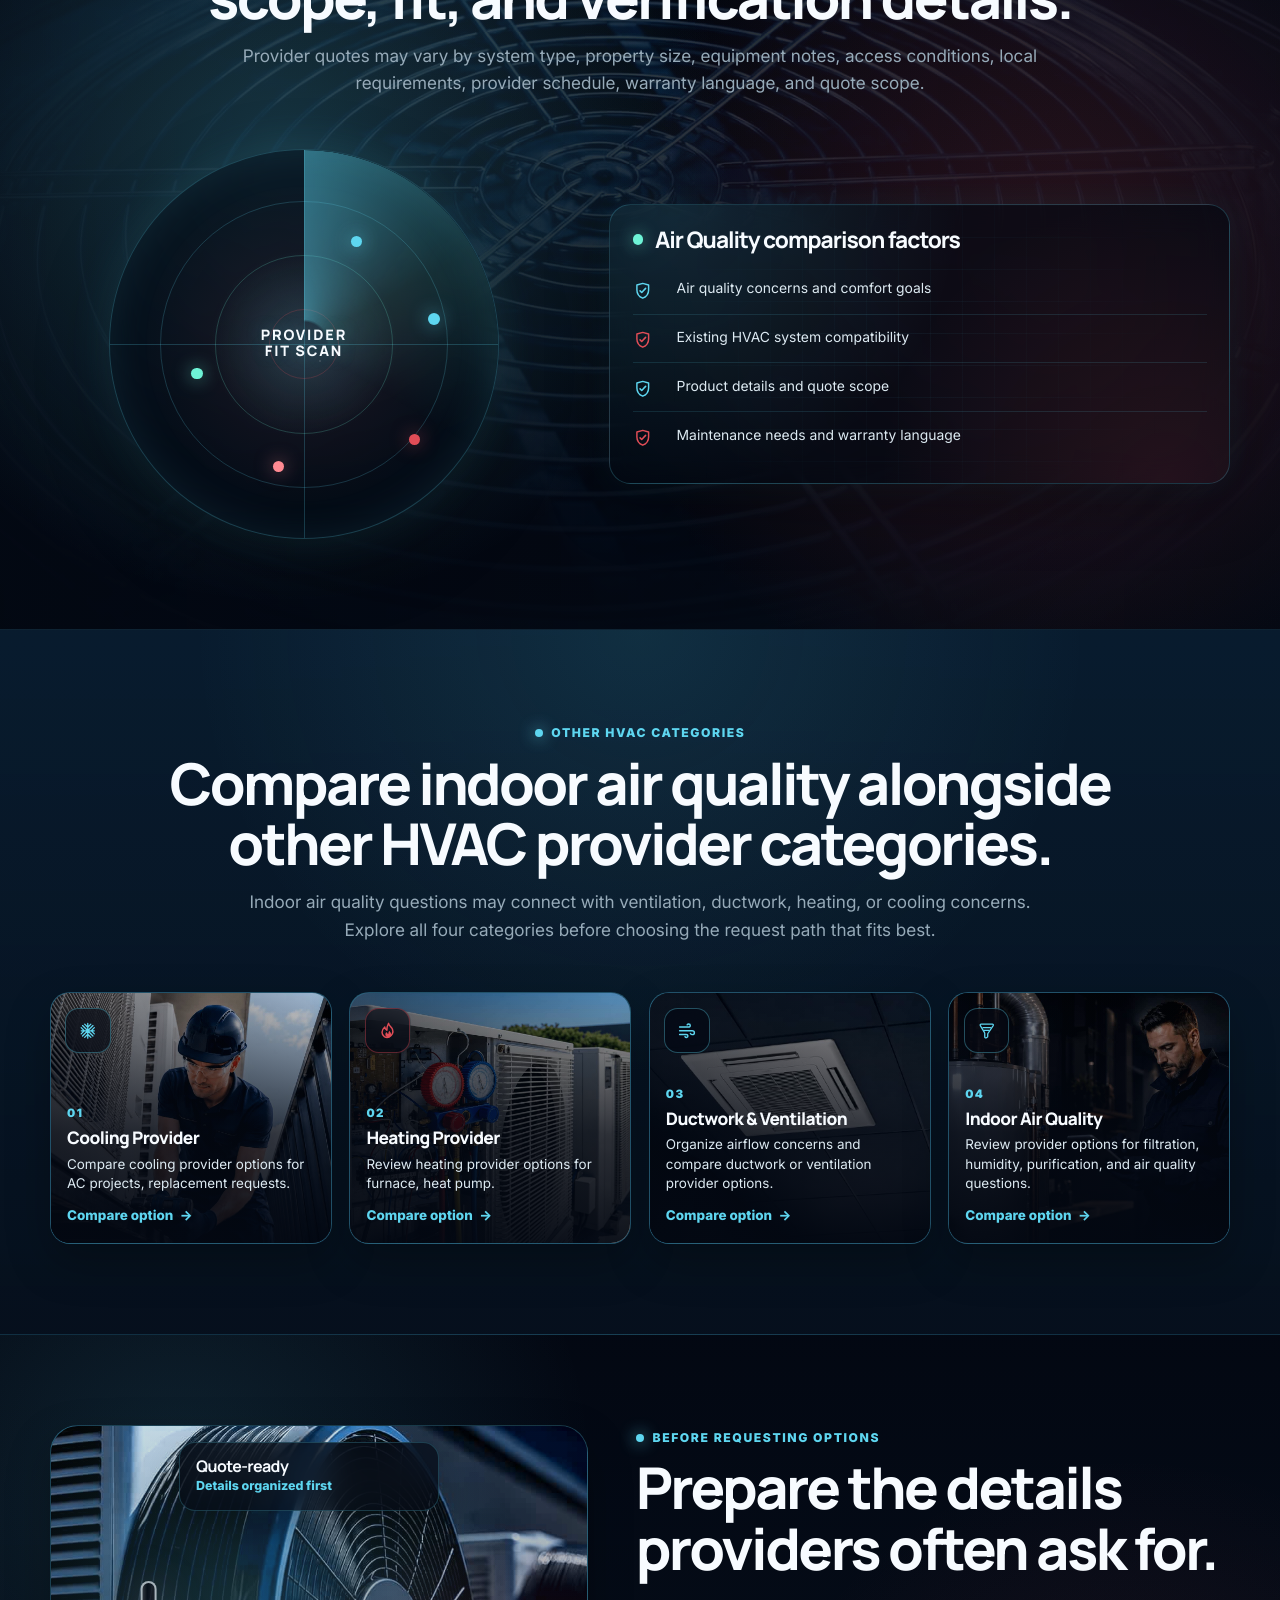
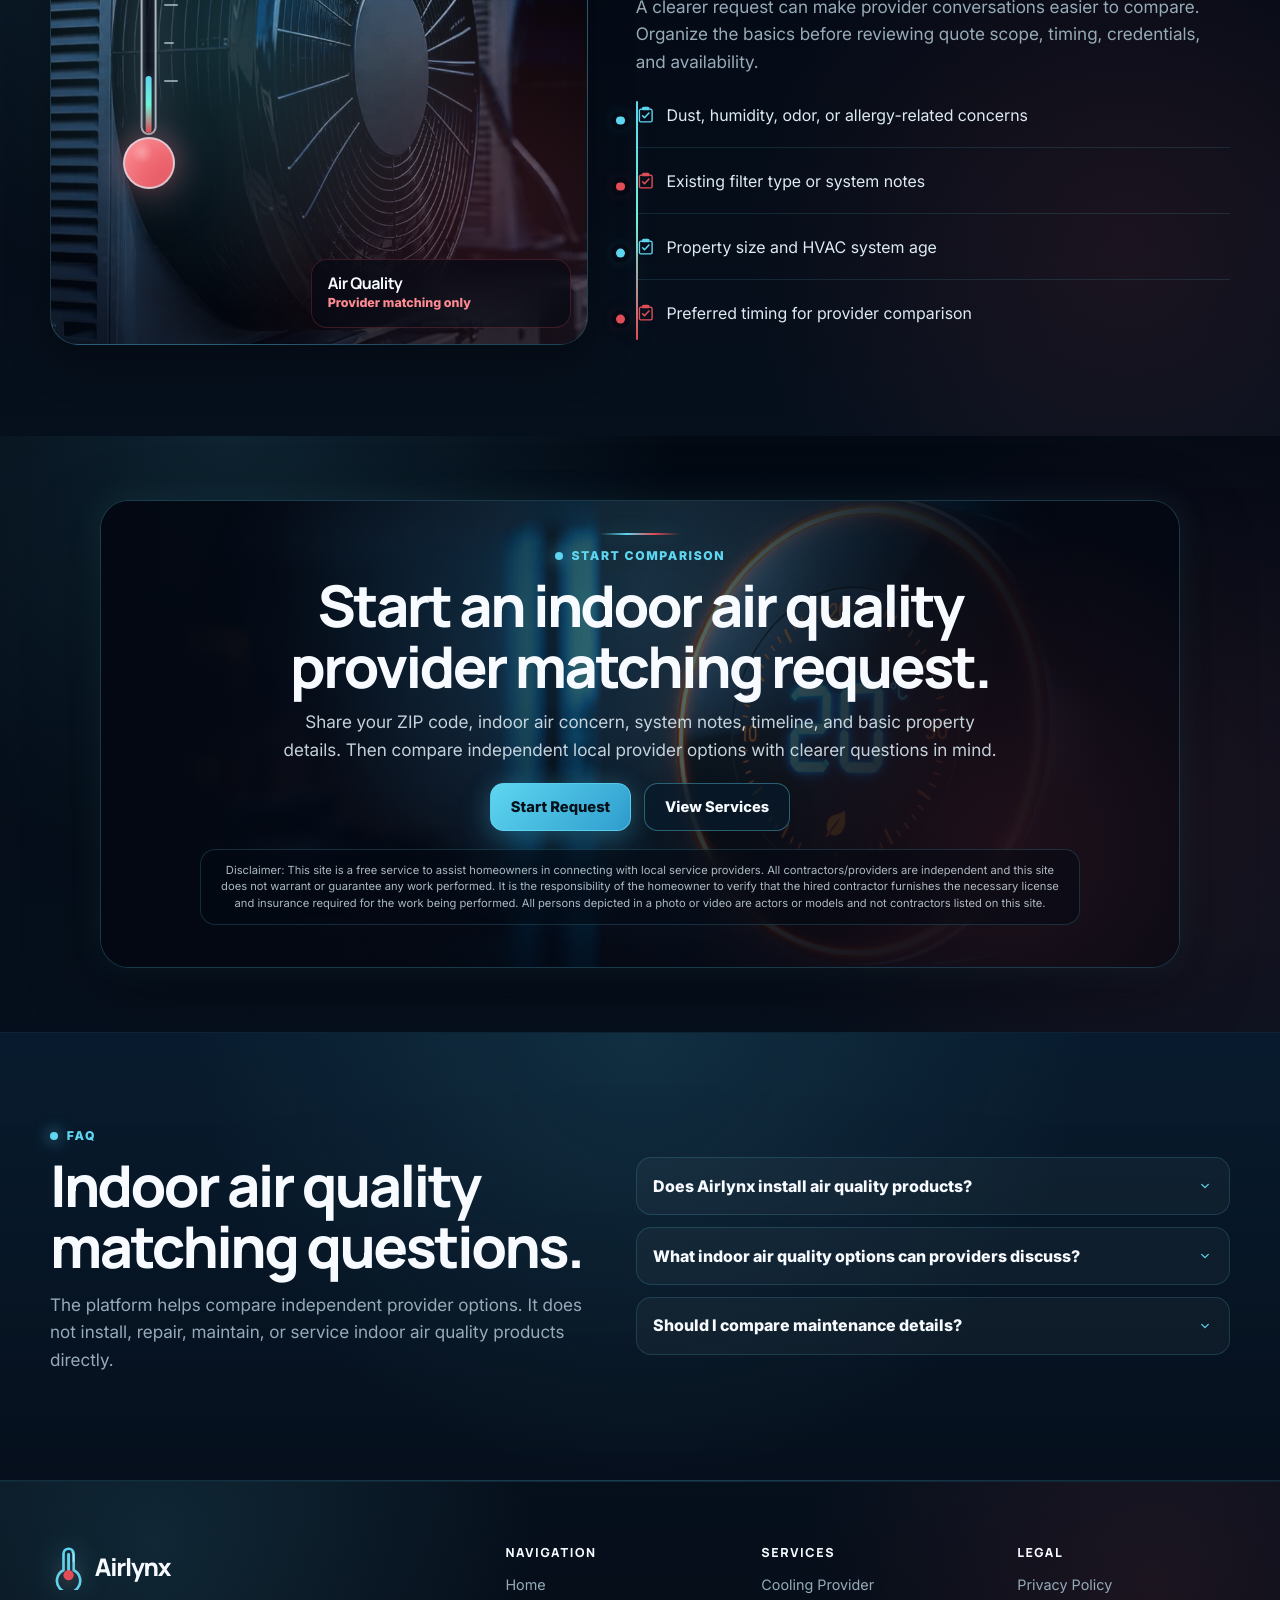
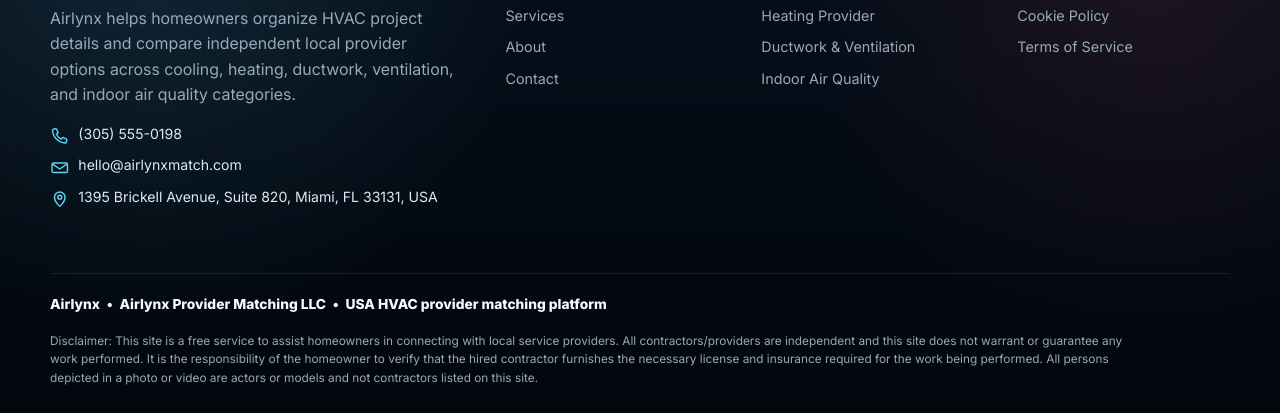
<file: indoor-air-quality.html>
<!DOCTYPE html>
<html lang="en">

<head>
  <meta charset="UTF-8">
  <meta name="viewport" content="width=device-width, initial-scale=1.0">
  <title>Indoor Air Quality Provider Matching</title>
  <meta name="description"
    content="Compare independent local provider options for indoor air quality, filtration, humidity, and ventilation-related categories.">

<link rel="icon" type="image/svg+xml" href="./assets/icons/favicon.svg?v=3">
<link rel="shortcut icon" href="./assets/icons/favicon.svg?v=3" type="image/svg+xml">

  <link rel="stylesheet" href="./css/style.css">
</head>

<body class="service-detail-page" data-service-id="indoor-air">
  <a class="skip-link" href="#main">Skip to content</a>

  <div data-site-header></div>

  <main id="main">

    <section class="page-hero" aria-labelledby="service-hero-title">
      <div class="page-hero-media" aria-hidden="true">
        <img src="./assets/images/indoor-air-hero.jpg" alt="" data-service-hero-image>
      </div>

      <div class="container">
        <div class="page-hero-content">
          <p class="section-kicker" data-service-page-kicker>Indoor air quality matching</p>
          <h1 id="service-hero-title" data-service-page-title>
            Compare indoor air quality provider options.
          </h1>
          <p class="section-text" data-service-page-intro>
            Compare independent local provider options for indoor air quality, filtration, humidity, purification, and
            ventilation-related categories.
          </p>
        </div>
      </div>
    </section>

    <section class="service-marquee home-marquee" aria-label="HVAC provider matching benefits">
      <div class="marquee-track" data-marquee-items></div>
    </section>

    <section class="service-intro section section-deep" aria-labelledby="service-intro-title">
      <div class="container service-intro-grid">
        <div class="service-intro-copy">
          <p class="section-kicker" data-service-short-title>Air Quality</p>
          <h2 class="section-title" id="service-intro-title">
            Organize indoor air quality concerns before comparing providers.
          </h2>
          <p class="section-text" data-service-summary>
            Compare provider options for filtration, humidity, purification, ventilation support, and indoor air quality
            categories.
          </p>
          <p>
            <span data-company-name></span> does not install, repair, maintain, or service indoor air quality products
            directly. The platform helps homeowners prepare request details and compare independent provider options.
          </p>

          <div class="service-intro-actions">
            <a class="btn btn-primary" href="contact.html">Start Air Quality Request</a>
            <a class="btn btn-secondary" href="services.html">View All Services</a>
          </div>
        </div>

        <div class="service-intro-panel image-panel">
          <img src="./assets/images/indoor-air-card.jpg" alt="" loading="lazy">

          <div class="service-intro-badge service-intro-badge-top">
            <strong>Air quality category</strong>
            <span>Filtration, humidity, purification notes</span>
          </div>

          <div class="service-intro-badge service-intro-badge-bottom">
            <strong>Compare only</strong>
            <span>No products installed by the platform</span>
          </div>
        </div>
      </div>
    </section>

<section class="service-factors service-factors-radar service-factors-photo section"
  aria-labelledby="service-factors-title">
  <div class="service-factors-bg" aria-hidden="true">
    <img src="./assets/images/service-factors-bg.jpg" alt="" loading="lazy">
  </div>

  <div class="container">
    <div class="section-header service-factors-top">
      <p class="section-kicker">Provider evaluation</p>

      <h2 class="section-title" id="service-factors-title">
        Compare <span data-service-short-title></span> options by scope, fit, and verification details.
      </h2>

      <p class="section-text">
        Provider quotes may vary by system type, property size, equipment notes, access conditions, local requirements,
        provider schedule, warranty language, and quote scope.
      </p>
    </div>

    <div class="service-factors-radar-grid">
      <div class="service-factor-radar" aria-hidden="true">
        <span class="service-factor-radar-ring ring-one"></span>
        <span class="service-factor-radar-ring ring-two"></span>
        <span class="service-factor-radar-ring ring-three"></span>
        <span class="service-factor-radar-ring ring-four"></span>
        <span class="service-factor-radar-sweep"></span>

        <span class="service-factor-radar-dot dot-one"></span>
        <span class="service-factor-radar-dot dot-two"></span>
        <span class="service-factor-radar-dot dot-three"></span>
        <span class="service-factor-radar-dot dot-four"></span>
        <span class="service-factor-radar-dot dot-five"></span>

        <span class="service-factor-radar-label">Provider fit scan</span>
      </div>

      <div class="service-factor-scan">
        <div class="service-factor-scan-head">
          <span class="service-factor-scan-status" aria-hidden="true"></span>
          <h3><span data-service-short-title></span> comparison factors</h3>
        </div>

        <ul class="clean-list service-factor-scan-list" data-service-evaluation-points></ul>
      </div>
    </div>
  </div>
</section>

  <section class="service-related section section-surface" aria-labelledby="service-related-title">
    <div class="container">
      <div class="section-header">
        <p class="section-kicker">Other HVAC categories</p>
        <h2 class="section-title" id="service-related-title">
          Compare indoor air quality alongside other HVAC provider categories.
        </h2>
        <p class="section-text">
          Indoor air quality questions may connect with ventilation, ductwork, heating, or cooling concerns. Explore
          all four categories before choosing the request path that fits best.
        </p>
      </div>

      <div class="service-related-grid" data-service-cards="all"></div>
    </div>
  </section>

<section class="service-prepare service-prepare-board section" aria-labelledby="service-prepare-title">
  <div class="container service-prepare-board-grid">
    <div class="service-prepare-media" aria-hidden="true">
      <img src="./assets/images/hvac-benefits-bg.jpg" alt="" loading="lazy">

      <div class="service-prepare-thermo">
        <span class="service-prepare-thermo-line"></span>
        <span class="service-prepare-thermo-bulb"></span>
        <span class="service-prepare-thermo-mark mark-one"></span>
        <span class="service-prepare-thermo-mark mark-two"></span>
        <span class="service-prepare-thermo-mark mark-three"></span>
      </div>

      <div class="service-prepare-float service-prepare-float-top">
        <strong>Quote-ready</strong>
        <span>Details organized first</span>
      </div>

      <div class="service-prepare-float service-prepare-float-bottom">
        <strong data-service-short-title></strong>
        <span>Provider matching only</span>
      </div>
    </div>

    <div class="service-prepare-content">
      <p class="section-kicker">Before requesting options</p>

      <h2 class="section-title" id="service-prepare-title">
        Prepare the details providers often ask for.
      </h2>

      <p class="section-text">
        A clearer request can make provider conversations easier to compare. Organize the basics before reviewing quote
        scope, timing, credentials, and availability.
      </p>

      <ul class="clean-list service-prepare-checklist" data-service-prepare-details></ul>
    </div>
  </div>
</section>

    <section class="service-cta section section-deep" aria-labelledby="service-cta-title">
      <div class="container service-cta-box">
        <p class="section-kicker">Start comparison</p>
        <h2 class="section-title" id="service-cta-title">
          Start an indoor air quality provider matching request.
        </h2>
        <p class="section-text">
          Share your ZIP code, indoor air concern, system notes, timeline, and basic property details. Then compare
          independent local provider options with clearer questions in mind.
        </p>

        <div class="service-cta-actions">
          <a class="btn btn-primary" href="contact.html">Start Request</a>
          <a class="btn btn-secondary" href="services.html">View Services</a>
        </div>

        <p class="service-cta-note" data-disclaimer></p>
      </div>
    </section>

    <section class="section section-surface" aria-labelledby="service-faq-title">
      <div class="container split-grid">
        <div class="section-header">
          <p class="section-kicker">FAQ</p>
          <h2 class="section-title" id="service-faq-title">
            Indoor air quality matching questions.
          </h2>
          <p class="section-text">
            The platform helps compare independent provider options. It does not install, repair, maintain, or service
            indoor air quality products directly.
          </p>
        </div>

        <div class="faq-list" data-faq-list data-service-faq="indoor-air"></div>
      </div>

      <script data-faq-schema data-service-faq="indoor-air" type="application/ld+json"></script>
    </section>
  </main>

  <div data-site-footer></div>

  <script src="./js/config.js"></script>
  <script src="./js/main.js"></script>
  <script src="./js/service-page.js"></script>
</body>

</html>
</file>
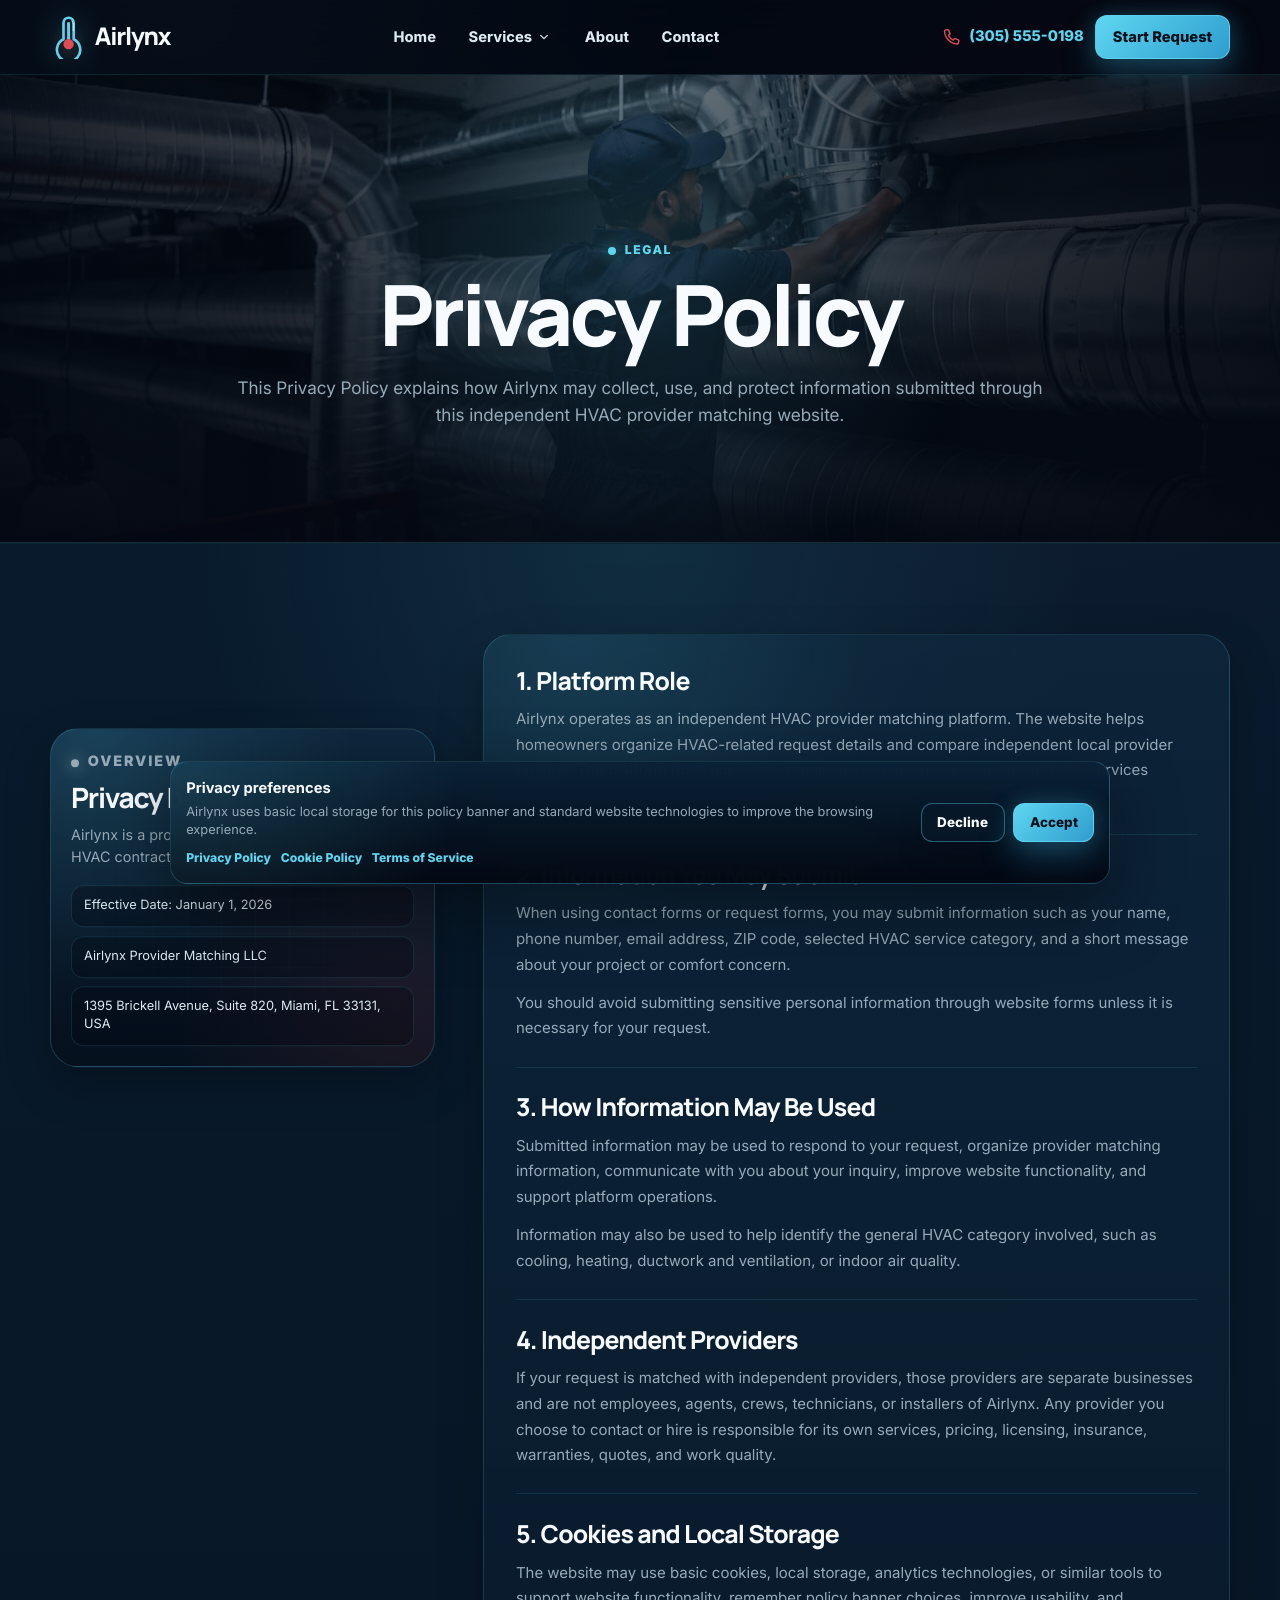
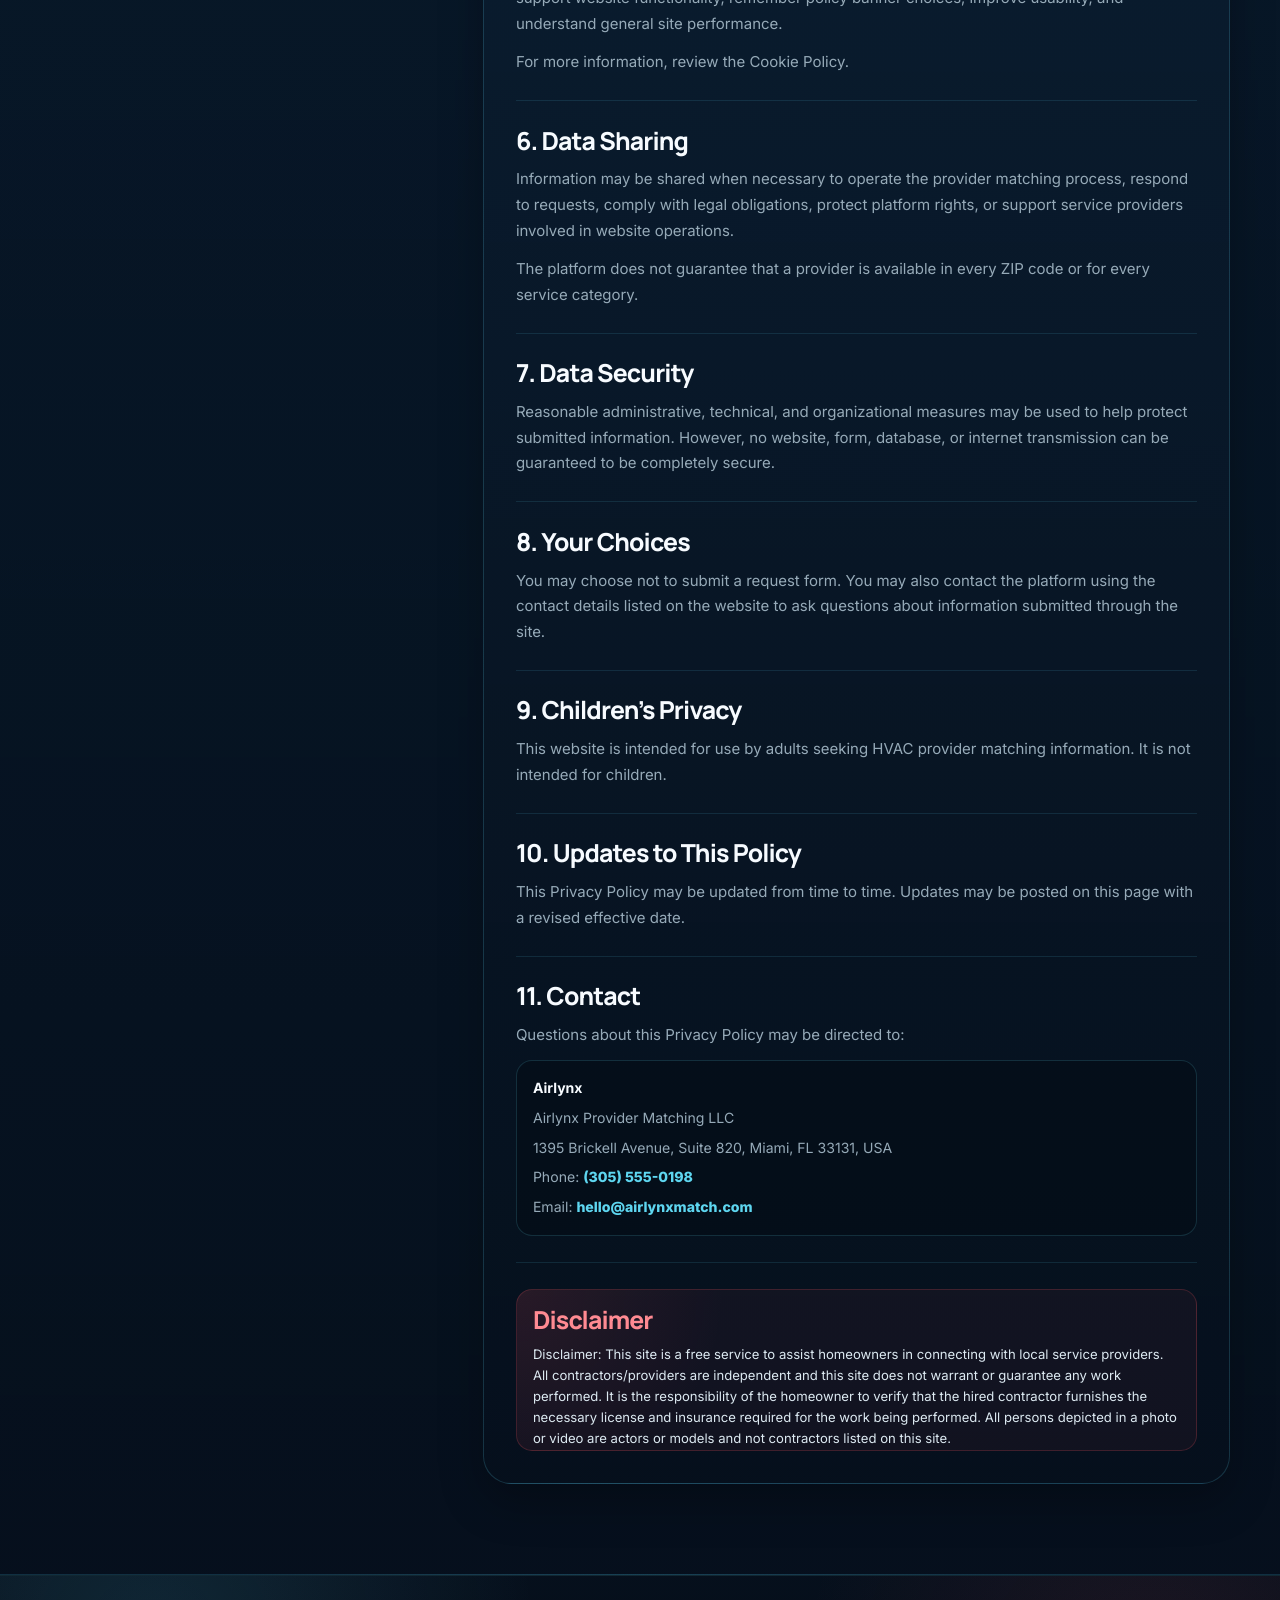
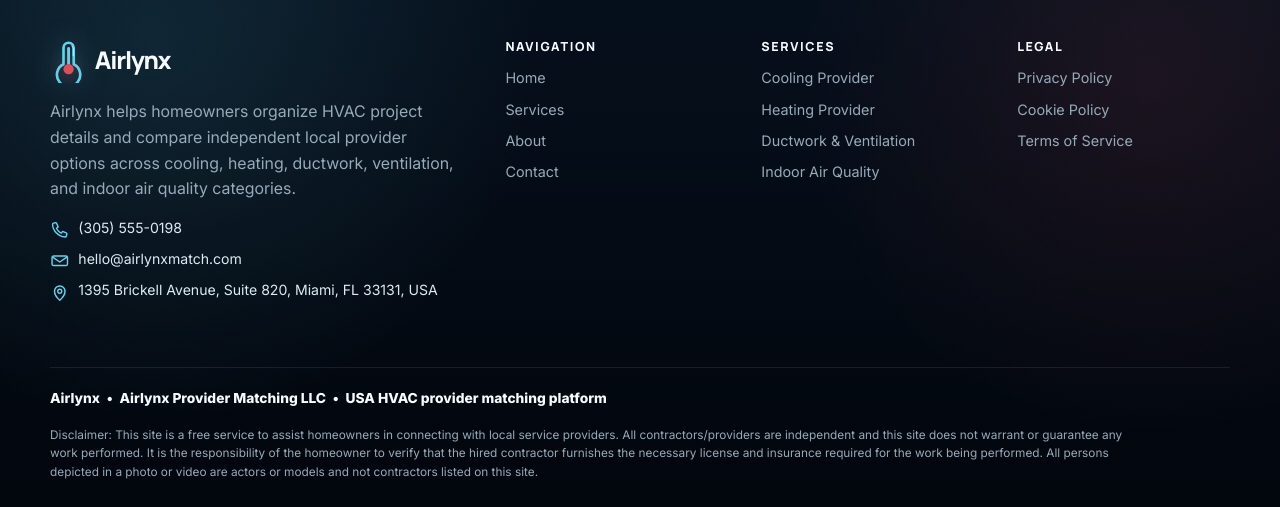
<file: privacy-policy.html>
<!DOCTYPE html>
<html lang="en">

<head>
  <meta charset="UTF-8">
  <meta name="viewport" content="width=device-width, initial-scale=1.0">
  <title>Privacy Policy</title>
  <meta name="description" content="Privacy Policy for an independent HVAC provider matching platform.">

<link rel="icon" type="image/svg+xml" href="./assets/icons/favicon.svg?v=3">
<link rel="shortcut icon" href="./assets/icons/favicon.svg?v=3" type="image/svg+xml">

  <link rel="stylesheet" href="./css/style.css">
</head>

<body class="legal-page privacy-page">
  <a class="skip-link" href="#main">Skip to content</a>

  <div data-site-header></div>

  <main id="main">
    <section class="page-hero legal-hero" aria-labelledby="privacy-hero-title">
      <div class="page-hero-media" aria-hidden="true">
        <img src="./assets/images/contact-hero.jpg" alt="">
      </div>

      <div class="container">
        <div class="page-hero-content">
          <p class="section-kicker">Legal</p>
          <h1 id="privacy-hero-title">Privacy Policy</h1>
          <p class="section-text">
            This Privacy Policy explains how <span data-company-name></span> may collect, use, and protect information
            submitted through this independent HVAC provider matching website.
          </p>
        </div>
      </div>
    </section>

    <section class="legal-content-section section section-surface">
      <div class="container legal-layout">
        <aside class="legal-sidebar" aria-label="Privacy policy summary">
          <div class="legal-sidebar-card">
            <p class="section-kicker">Overview</p>
            <h2>Privacy basics</h2>
            <p>
              <span data-company-name></span> is a provider matching platform, not an HVAC contractor.
            </p>

            <div class="legal-mini-list">
              <span>Effective Date: January 1, 2026</span>
              <span data-company-id></span>
              <span data-address-text></span>
            </div>
          </div>
        </aside>

        <article class="legal-document">
          <section>
            <h2>1. Platform Role</h2>
            <p>
              <span data-company-name></span> operates as an independent HVAC provider matching platform. The website
              helps homeowners organize HVAC-related request details and compare independent local provider options. The
              platform does not install, repair, inspect, maintain, or perform HVAC services directly.
            </p>
          </section>

          <section>
            <h2>2. Information You May Submit</h2>
            <p>
              When using contact forms or request forms, you may submit information such as your name, phone number,
              email address, ZIP code, selected HVAC service category, and a short message about your project or comfort
              concern.
            </p>
            <p>
              You should avoid submitting sensitive personal information through website forms unless it is necessary
              for your request.
            </p>
          </section>

          <section>
            <h2>3. How Information May Be Used</h2>
            <p>
              Submitted information may be used to respond to your request, organize provider matching information,
              communicate with you about your inquiry, improve website functionality, and support platform operations.
            </p>
            <p>
              Information may also be used to help identify the general HVAC category involved, such as cooling,
              heating, ductwork and ventilation, or indoor air quality.
            </p>
          </section>

          <section>
            <h2>4. Independent Providers</h2>
            <p>
              If your request is matched with independent providers, those providers are separate businesses and are not
              employees, agents, crews, technicians, or installers of <span data-company-name></span>. Any provider you
              choose to contact or hire is responsible for its own services, pricing, licensing, insurance, warranties,
              quotes, and work quality.
            </p>
          </section>

          <section>
            <h2>5. Cookies and Local Storage</h2>
            <p>
              The website may use basic cookies, local storage, analytics technologies, or similar tools to support
              website functionality, remember policy banner choices, improve usability, and understand general site
              performance.
            </p>
            <p>
              For more information, review the Cookie Policy.
            </p>
          </section>

          <section>
            <h2>6. Data Sharing</h2>
            <p>
              Information may be shared when necessary to operate the provider matching process, respond to requests,
              comply with legal obligations, protect platform rights, or support service providers involved in website
              operations.
            </p>
            <p>
              The platform does not guarantee that a provider is available in every ZIP code or for every service
              category.
            </p>
          </section>

          <section>
            <h2>7. Data Security</h2>
            <p>
              Reasonable administrative, technical, and organizational measures may be used to help protect submitted
              information. However, no website, form, database, or internet transmission can be guaranteed to be
              completely secure.
            </p>
          </section>

          <section>
            <h2>8. Your Choices</h2>
            <p>
              You may choose not to submit a request form. You may also contact the platform using the contact details
              listed on the website to ask questions about information submitted through the site.
            </p>
          </section>

          <section>
            <h2>9. Children’s Privacy</h2>
            <p>
              This website is intended for use by adults seeking HVAC provider matching information. It is not intended
              for children.
            </p>
          </section>

          <section>
            <h2>10. Updates to This Policy</h2>
            <p>
              This Privacy Policy may be updated from time to time. Updates may be posted on this page with a revised
              effective date.
            </p>
          </section>

          <section>
            <h2>11. Contact</h2>
            <p>
              Questions about this Privacy Policy may be directed to:
            </p>

            <div class="legal-contact-box">
              <p><strong data-company-name></strong></p>
              <p data-company-id></p>
              <p data-address-text></p>
              <p>
                Phone:
                <a href="#" data-phone-link>
                  <span data-phone-text></span>
                </a>
              </p>
              <p>
                Email:
                <a href="#" data-email-link>
                  <span data-email-text></span>
                </a>
              </p>
            </div>
          </section>

          <section class="legal-disclaimer-box">
            <h2>Disclaimer</h2>
            <p data-disclaimer></p>
          </section>
        </article>
      </div>
    </section>
  </main>

  <div data-site-footer></div>

  <script src="./js/config.js"></script>
  <script src="./js/main.js"></script>
  <script src="./js/legal.js"></script>
</body>

</html>
</file>
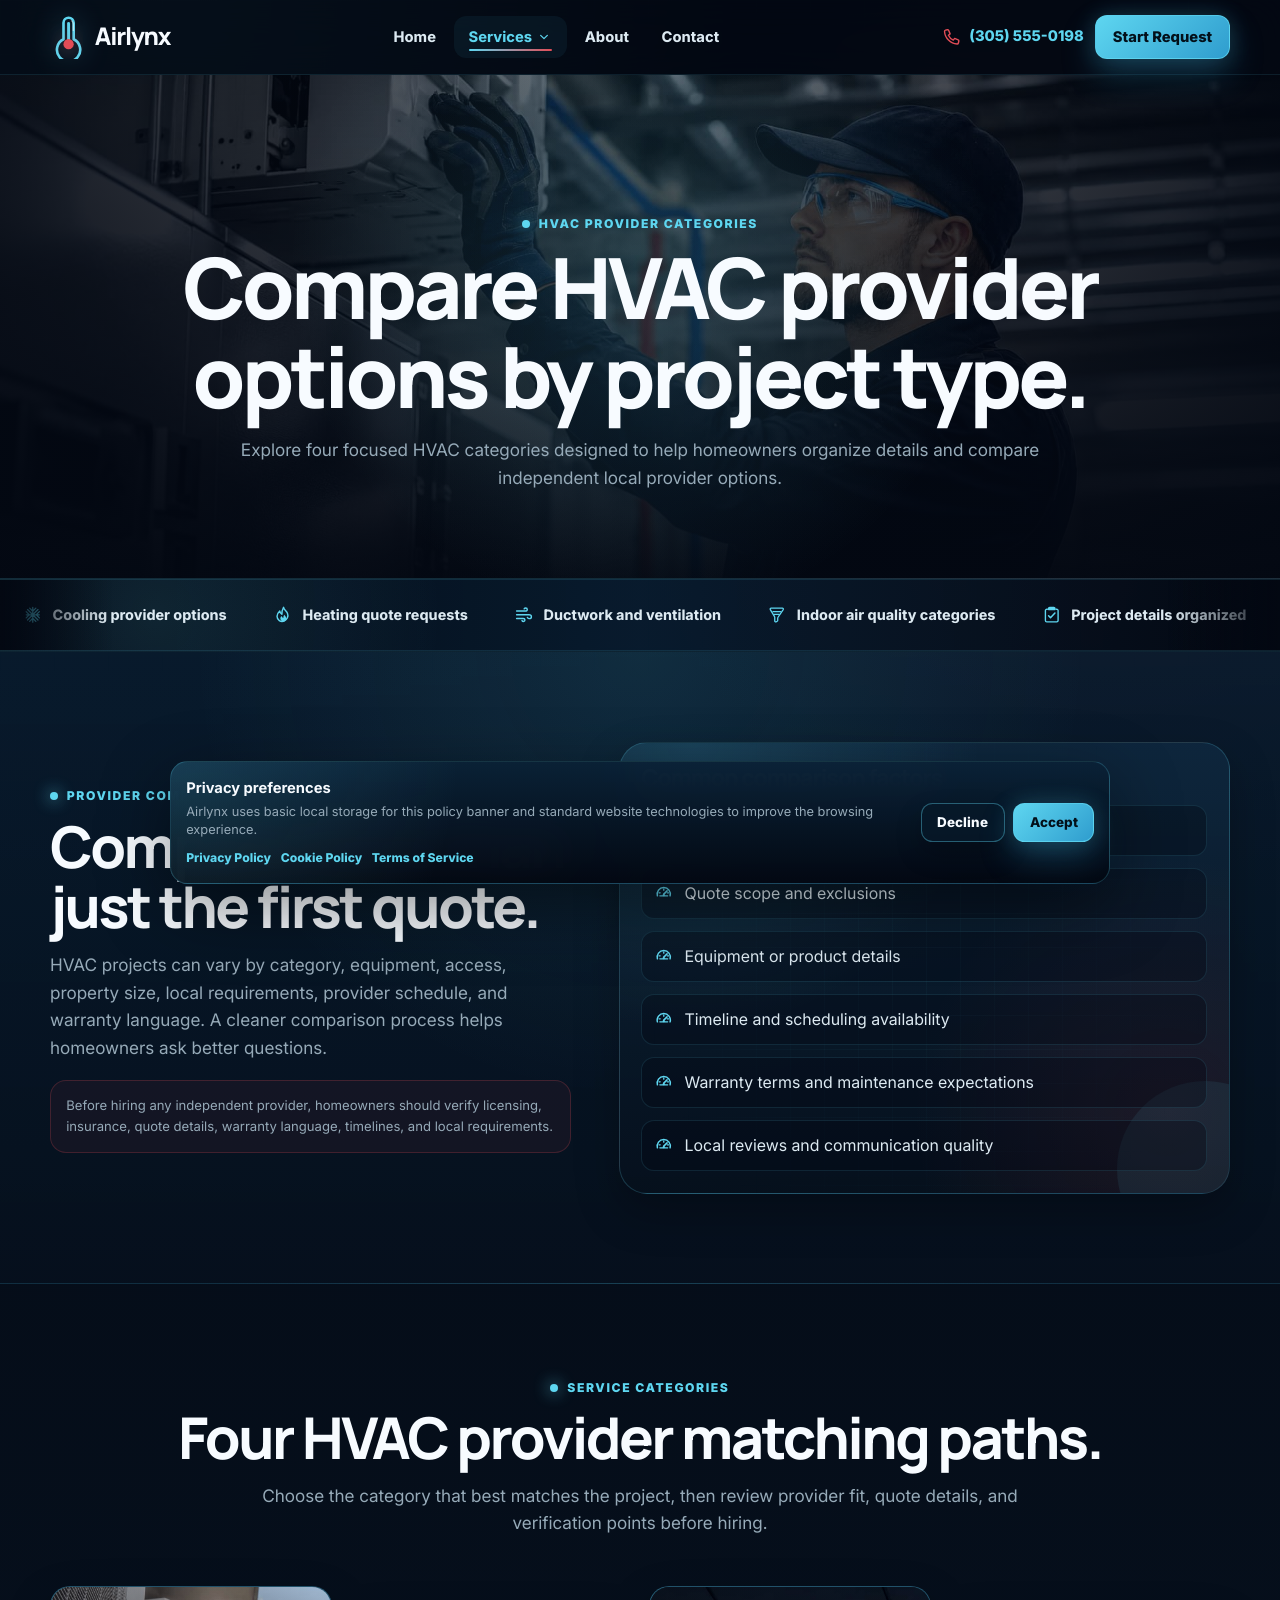
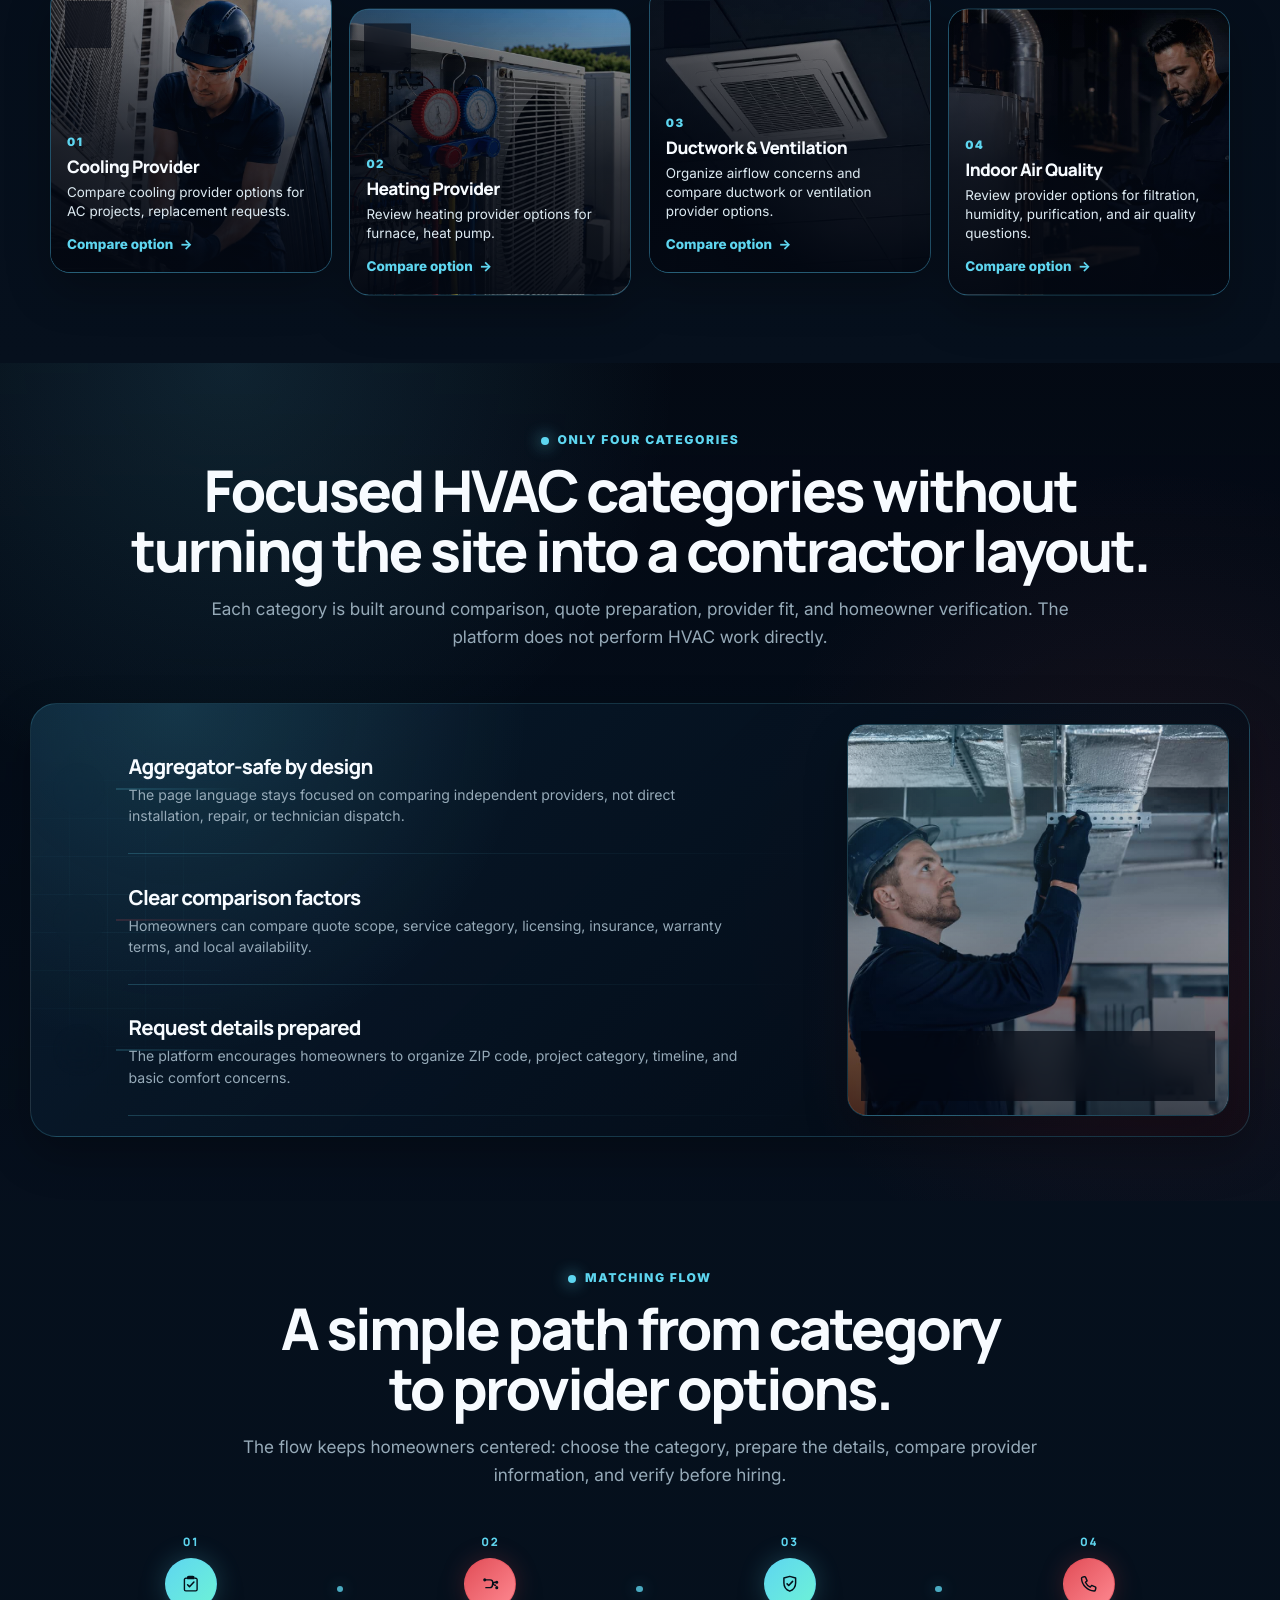
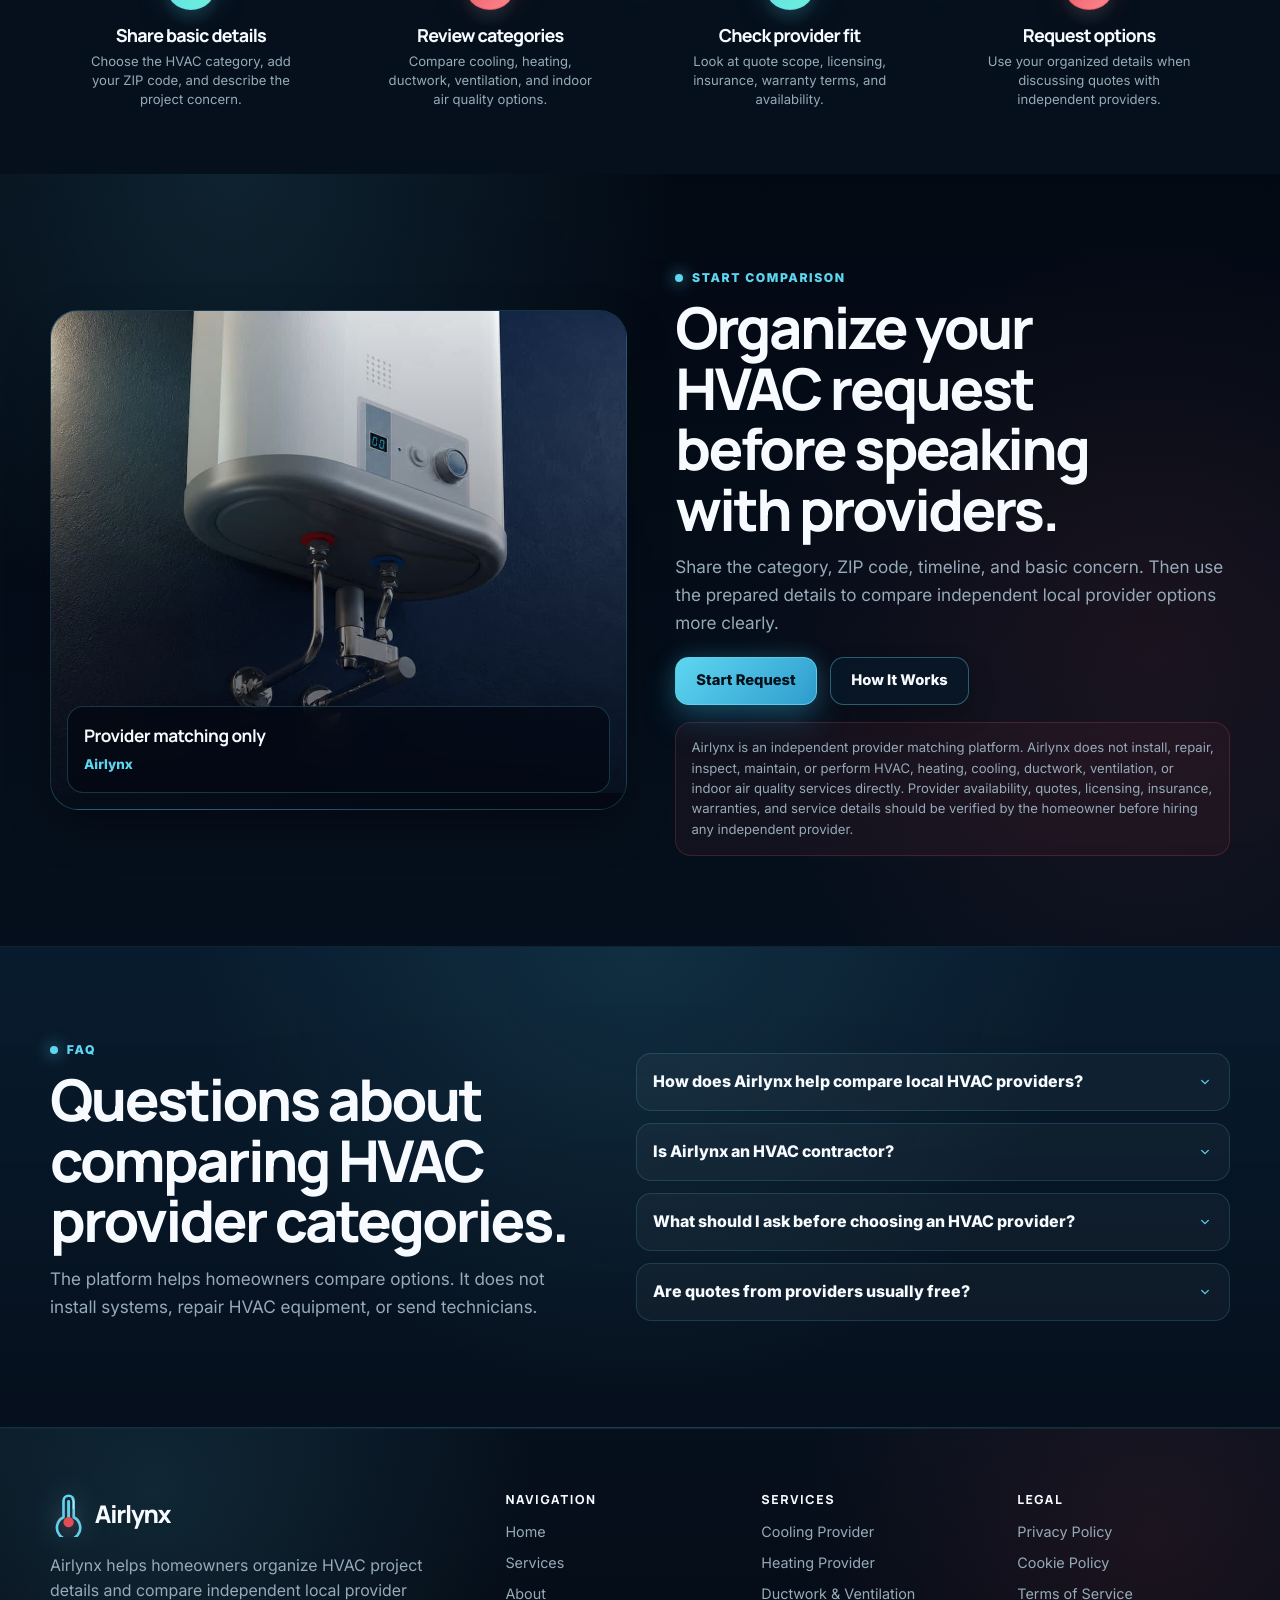
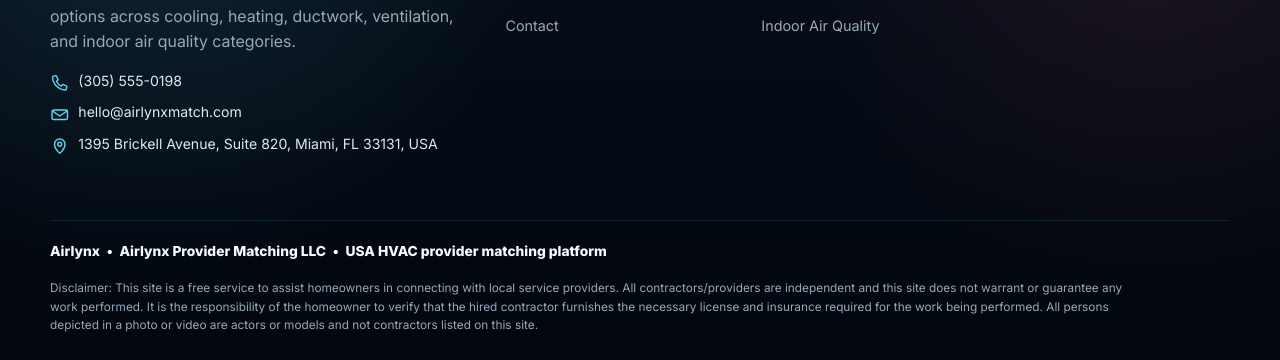
<file: services.html>
<!DOCTYPE html>
<html lang="en">

<head>
  <meta charset="UTF-8">
  <meta name="viewport" content="width=device-width, initial-scale=1.0">
  <title>HVAC Provider Matching Services</title>
  <meta name="description"
    content="Explore HVAC provider matching categories including cooling, heating, ductwork, ventilation, and indoor air quality.">

<link rel="icon" type="image/svg+xml" href="./assets/icons/favicon.svg?v=3">
<link rel="shortcut icon" href="./assets/icons/favicon.svg?v=3" type="image/svg+xml">

  <link rel="stylesheet" href="./css/style.css">
</head>

<body class="services-page">
  <a class="skip-link" href="#main">Skip to content</a>

  <div data-site-header></div>

  <main id="main">

    <section class="page-hero" data-page-hero="services" aria-labelledby="services-hero-title">
      <div class="page-hero-media" aria-hidden="true">
        <img src="./assets/images/services-hero.jpg" alt="" data-page-hero-image>
      </div>

      <div class="container">
        <div class="page-hero-content">
          <p class="section-kicker" data-page-hero-kicker>HVAC provider categories</p>
          <h1 id="services-hero-title" data-page-hero-title>
            Compare HVAC provider options by project type.
          </h1>
          <p class="section-text" data-page-hero-text>
            Explore four focused HVAC categories designed to help homeowners organize details and compare independent
            local provider options.
          </p>
        </div>
      </div>
    </section>

    <section class="services-marquee home-marquee" aria-label="HVAC provider matching benefits">
      <div class="marquee-track" data-marquee-items></div>
    </section>

      <section class="services-compare section section-surface" aria-labelledby="services-compare-title">
        <div class="container services-compare-grid">
          <div class="services-compare-copy">
            <p class="section-kicker">Provider comparison</p>
            <h2 class="section-title" id="services-compare-title">
              Compare more than just the first quote.
            </h2>
            <p class="section-text">
              HVAC projects can vary by category, equipment, access, property size, local requirements, provider schedule,
              and warranty language. A cleaner comparison process helps homeowners ask better questions.
            </p>

            <p class="services-safe-note" data-safe-reminder>
              Before hiring any independent provider, homeowners should verify licensing, insurance, quote details,
              warranty language, timelines, and local requirements.
            </p>
          </div>

          <div class="services-compare-panel">
            <h3>Common comparison factors</h3>
            <ul class="clean-list" data-comparison-factors></ul>
          </div>
        </div>
      </section>

    <section class="services-catalog section" aria-labelledby="services-catalog-title">
      <div class="container">
        <div class="section-header">
          <p class="section-kicker">Service categories</p>
          <h2 class="section-title" id="services-catalog-title">
            Four HVAC provider matching paths.
          </h2>
          <p class="section-text">
            Choose the category that best matches the project, then review provider fit, quote details, and verification
            points before hiring.
          </p>
        </div>

        <div class="services-catalog-grid" data-service-cards="all"></div>
      </div>
    </section>

    <section class="services-overview section-compact section-deep" aria-labelledby="services-overview-title">
      <div class="container">
        <div class="section-header">
          <p class="section-kicker">Only four categories</p>
          <h2 class="section-title" id="services-overview-title">
            Focused HVAC categories without turning the site into a contractor layout.
          </h2>
          <p class="section-text">
            Each category is built around comparison, quote preparation, provider fit, and homeowner verification. The
            platform does not perform HVAC work directly.
          </p>
        </div>

        <div class="services-feature-layout">
          <div class="services-feature-card" data-step="01">
            <span class="services-feature-icon" aria-hidden="true">
              <svg class="ui-icon" viewBox="0 0 24 24">
                <path d="M12 2.9 19.2 5v5.95c0 4.58-2.95 8.42-7.2 10.15-4.25-1.73-7.2-5.57-7.2-10.15V5L12 2.9Z" fill="none"
                  stroke="currentColor" stroke-width="1.8" stroke-linejoin="round" />
                <path d="m8.7 12.1 2.05 2.05 4.75-5.05" fill="none" stroke="currentColor" stroke-width="1.9"
                  stroke-linecap="round" stroke-linejoin="round" />
              </svg>
            </span>

            <div class="services-feature-copy">
              <h3>Aggregator-safe by design</h3>
              <p>
                The page language stays focused on comparing independent providers, not direct installation, repair, or
                technician dispatch.
              </p>
            </div>
          </div>

          <div class="services-feature-card services-feature-card-accent" data-step="02">
            <span class="services-feature-icon" aria-hidden="true">
              <svg class="ui-icon" viewBox="0 0 24 24">
                <path d="M4.2 15.8a8.1 8.1 0 1 1 15.6 0" fill="none" stroke="currentColor" stroke-width="1.85"
                  stroke-linecap="round" />
                <path d="M12 13.7l4.05-4.05" fill="none" stroke="currentColor" stroke-width="1.9" stroke-linecap="round" />
                <path d="M7.2 15.8h9.6M6.1 12.1h1.5M16.4 12.1h1.5M12 7.3v1.5" fill="none" stroke="currentColor"
                  stroke-width="1.6" stroke-linecap="round" />
                <path d="M12 16.4a1.4 1.4 0 1 0 0-2.8 1.4 1.4 0 0 0 0 2.8Z" fill="currentColor" />
              </svg>
            </span>

            <div class="services-feature-copy">
              <h3>Clear comparison factors</h3>
              <p>
                Homeowners can compare quote scope, service category, licensing, insurance, warranty terms, and local
                availability.
              </p>
            </div>
          </div>

          <div class="services-feature-card" data-step="03">
            <span class="services-feature-icon" aria-hidden="true">
              <svg class="ui-icon" viewBox="0 0 24 24">
                <path d="M9 4.7h6M9.5 3h5a1.5 1.5 0 0 1 1.5 1.5v1.1H8V4.5A1.5 1.5 0 0 1 9.5 3Z" fill="none"
                  stroke="currentColor" stroke-width="1.7" stroke-linejoin="round" />
                <path
                  d="M7.2 5.2H5.9a1.7 1.7 0 0 0-1.7 1.7v12.2a1.7 1.7 0 0 0 1.7 1.7h12.2a1.7 1.7 0 0 0 1.7-1.7V6.9a1.7 1.7 0 0 0-1.7-1.7h-1.3"
                  fill="none" stroke="currentColor" stroke-width="1.7" stroke-linejoin="round" />
                <path d="m8.1 13.25 2.35 2.35 5.45-5.75" fill="none" stroke="currentColor" stroke-width="1.9"
                  stroke-linecap="round" stroke-linejoin="round" />
              </svg>
            </span>

            <div class="services-feature-copy">
              <h3>Request details prepared</h3>
              <p>
                The platform encourages homeowners to organize ZIP code, project category, timeline, and basic comfort
                concerns.
              </p>
            </div>
          </div>

          <div class="services-feature-photo">
            <img src="./assets/images/services-overview-photo.jpg" alt="" loading="lazy">

            <div class="services-feature-photo-badge">
              <strong>4 HVAC paths</strong>
              <span>Provider matching only</span>
            </div>
          </div>
        </div>
      </div>
    </section>

    <section class="services-process section-compact" aria-labelledby="services-process-title">
      <div class="container">
        <div class="section-header">
          <p class="section-kicker">Matching flow</p>
          <h2 class="section-title" id="services-process-title">
            A simple path from category to provider options.
          </h2>
          <p class="section-text">
            The flow keeps homeowners centered: choose the category, prepare the details, compare provider information,
            and verify before hiring.
          </p>
        </div>

        <div class="services-process-grid" data-process-steps></div>
      </div>
    </section>

    <section class="services-photo-cta section section-deep" aria-labelledby="services-cta-title">
      <div class="container services-photo-cta-grid">
        <div class="services-photo-panel image-panel">
          <img src="./assets/images/cta-hvac.jpg" alt="" loading="lazy">

          <div class="services-photo-badge">
            <strong>Provider matching only</strong>
            <span data-company-name></span>
          </div>
        </div>

        <div class="services-cta-copy">
          <p class="section-kicker">Start comparison</p>
          <h2 class="section-title" id="services-cta-title">
            Organize your HVAC request before speaking with providers.
          </h2>
          <p class="section-text">
            Share the category, ZIP code, timeline, and basic concern. Then use the prepared details to compare
            independent local provider options more clearly.
          </p>

          <div class="services-cta-actions">
            <a class="btn btn-primary" href="contact.html">Start Request</a>
            <a class="btn btn-secondary" href="about.html">How It Works</a>
          </div>

          <p class="services-safe-note" data-legal-notice></p>
        </div>
      </div>
    </section>

    <section class="section section-surface" aria-labelledby="services-faq-title">
      <div class="container split-grid">
        <div class="section-header">
          <p class="section-kicker">FAQ</p>
          <h2 class="section-title" id="services-faq-title">
            Questions about comparing HVAC provider categories.
          </h2>
          <p class="section-text">
            The platform helps homeowners compare options. It does not install systems, repair HVAC equipment, or send
            technicians.
          </p>
        </div>

        <div class="faq-list" data-faq-list></div>
      </div>

      <script data-faq-schema type="application/ld+json"></script>
    </section>
  </main>

  <div data-site-footer></div>

  <script src="./js/config.js"></script>
  <script src="./js/main.js"></script>
  <script src="./js/services.js"></script>
</body>

</html>
</file>
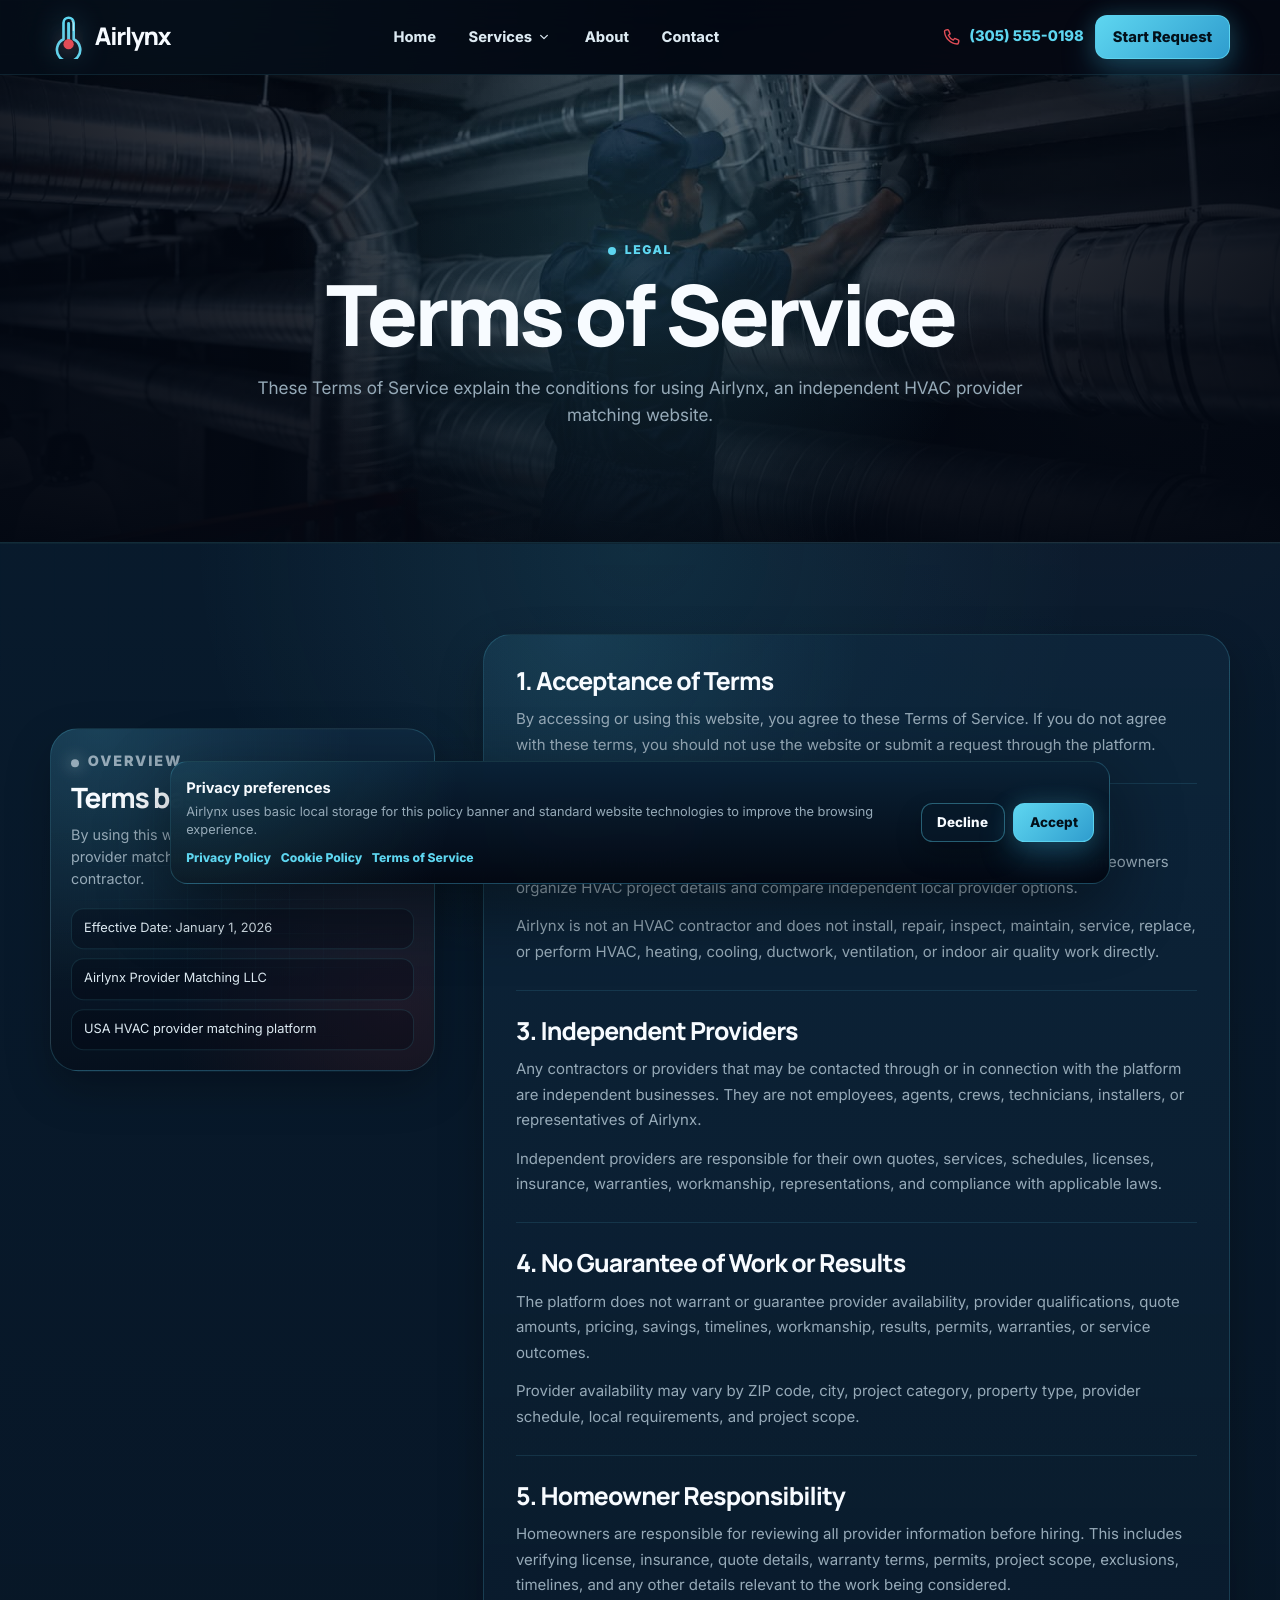
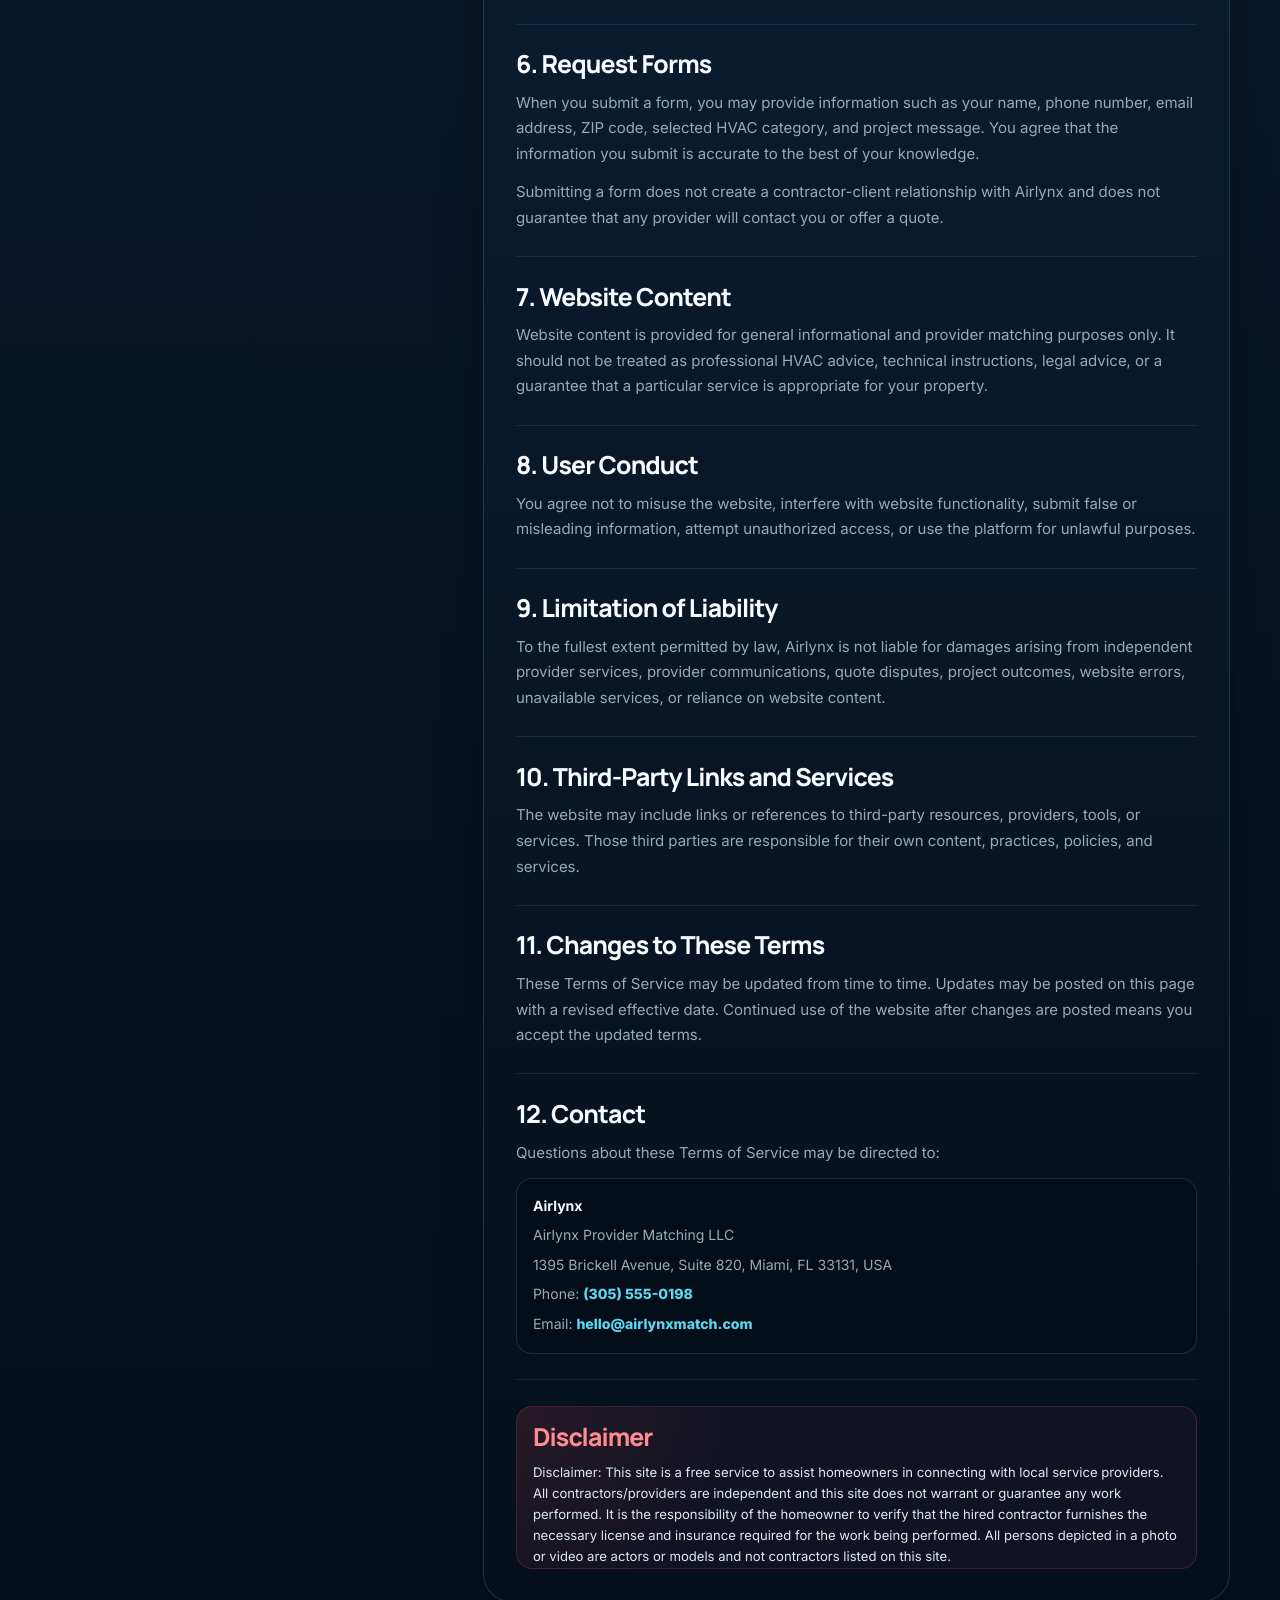
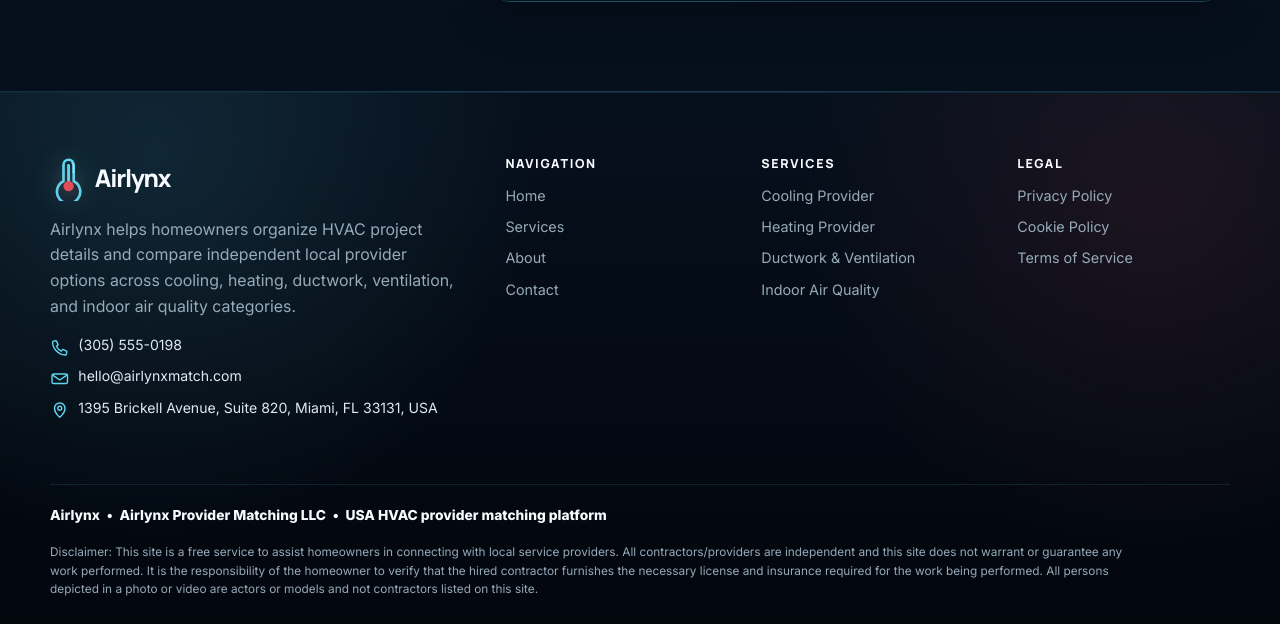
<file: terms-of-service.html>
<!DOCTYPE html>
<html lang="en">

<head>
  <meta charset="UTF-8">
  <meta name="viewport" content="width=device-width, initial-scale=1.0">
  <title>Terms of Service</title>
  <meta name="description" content="Terms of Service for an independent HVAC provider matching platform.">

<link rel="icon" type="image/svg+xml" href="./assets/icons/favicon.svg?v=3">
<link rel="shortcut icon" href="./assets/icons/favicon.svg?v=3" type="image/svg+xml">

  <link rel="stylesheet" href="./css/style.css">
</head>

<body class="legal-page terms-page">
  <a class="skip-link" href="#main">Skip to content</a>

  <div data-site-header></div>

  <main id="main">
    <section class="page-hero legal-hero" aria-labelledby="terms-hero-title">
      <div class="page-hero-media" aria-hidden="true">
        <img src="./assets/images/contact-hero.jpg" alt="">
      </div>

      <div class="container">
        <div class="page-hero-content">
          <p class="section-kicker">Legal</p>
          <h1 id="terms-hero-title">Terms of Service</h1>
          <p class="section-text">
            These Terms of Service explain the conditions for using <span data-company-name></span>, an independent HVAC
            provider matching website.
          </p>
        </div>
      </div>
    </section>

    <section class="legal-content-section section section-surface">
      <div class="container legal-layout">
        <aside class="legal-sidebar" aria-label="Terms summary">
          <div class="legal-sidebar-card">
            <p class="section-kicker">Overview</p>
            <h2>Terms basics</h2>
            <p>
              By using this website, you agree that <span data-company-name></span> is a provider matching platform and
              not an HVAC contractor.
            </p>

            <div class="legal-mini-list">
              <span>Effective Date: January 1, 2026</span>
              <span data-company-id></span>
              <span data-service-area></span>
            </div>
          </div>
        </aside>

        <article class="legal-document">
          <section>
            <h2>1. Acceptance of Terms</h2>
            <p>
              By accessing or using this website, you agree to these Terms of Service. If you do not agree with these
              terms, you should not use the website or submit a request through the platform.
            </p>
          </section>

          <section>
            <h2>2. Platform Role</h2>
            <p>
              <span data-company-name></span> is an independent HVAC provider matching platform. The website helps
              homeowners organize HVAC project details and compare independent local provider options.
            </p>
            <p>
              <span data-company-name></span> is not an HVAC contractor and does not install, repair, inspect, maintain,
              service, replace, or perform HVAC, heating, cooling, ductwork, ventilation, or indoor air quality work
              directly.
            </p>
          </section>

          <section>
            <h2>3. Independent Providers</h2>
            <p>
              Any contractors or providers that may be contacted through or in connection with the platform are
              independent businesses. They are not employees, agents, crews, technicians, installers, or representatives
              of <span data-company-name></span>.
            </p>
            <p>
              Independent providers are responsible for their own quotes, services, schedules, licenses, insurance,
              warranties, workmanship, representations, and compliance with applicable laws.
            </p>
          </section>

          <section>
            <h2>4. No Guarantee of Work or Results</h2>
            <p>
              The platform does not warrant or guarantee provider availability, provider qualifications, quote amounts,
              pricing, savings, timelines, workmanship, results, permits, warranties, or service outcomes.
            </p>
            <p>
              Provider availability may vary by ZIP code, city, project category, property type, provider schedule,
              local requirements, and project scope.
            </p>
          </section>

          <section>
            <h2>5. Homeowner Responsibility</h2>
            <p>
              Homeowners are responsible for reviewing all provider information before hiring. This includes verifying
              license, insurance, quote details, warranty terms, permits, project scope, exclusions, timelines, and any
              other details relevant to the work being considered.
            </p>
          </section>

          <section>
            <h2>6. Request Forms</h2>
            <p>
              When you submit a form, you may provide information such as your name, phone number, email address, ZIP
              code, selected HVAC category, and project message. You agree that the information you submit is accurate
              to the best of your knowledge.
            </p>
            <p>
              Submitting a form does not create a contractor-client relationship with <span data-company-name></span>
              and does not guarantee that any provider will contact you or offer a quote.
            </p>
          </section>

          <section>
            <h2>7. Website Content</h2>
            <p>
              Website content is provided for general informational and provider matching purposes only. It should not
              be treated as professional HVAC advice, technical instructions, legal advice, or a guarantee that a
              particular service is appropriate for your property.
            </p>
          </section>

          <section>
            <h2>8. User Conduct</h2>
            <p>
              You agree not to misuse the website, interfere with website functionality, submit false or misleading
              information, attempt unauthorized access, or use the platform for unlawful purposes.
            </p>
          </section>

          <section>
            <h2>9. Limitation of Liability</h2>
            <p>
              To the fullest extent permitted by law, <span data-company-name></span> is not liable for damages arising
              from independent provider services, provider communications, quote disputes, project outcomes, website
              errors, unavailable services, or reliance on website content.
            </p>
          </section>

          <section>
            <h2>10. Third-Party Links and Services</h2>
            <p>
              The website may include links or references to third-party resources, providers, tools, or services. Those
              third parties are responsible for their own content, practices, policies, and services.
            </p>
          </section>

          <section>
            <h2>11. Changes to These Terms</h2>
            <p>
              These Terms of Service may be updated from time to time. Updates may be posted on this page with a revised
              effective date. Continued use of the website after changes are posted means you accept the updated terms.
            </p>
          </section>

          <section>
            <h2>12. Contact</h2>
            <p>
              Questions about these Terms of Service may be directed to:
            </p>

            <div class="legal-contact-box">
              <p><strong data-company-name></strong></p>
              <p data-company-id></p>
              <p data-address-text></p>
              <p>
                Phone:
                <a href="#" data-phone-link>
                  <span data-phone-text></span>
                </a>
              </p>
              <p>
                Email:
                <a href="#" data-email-link>
                  <span data-email-text></span>
                </a>
              </p>
            </div>
          </section>

          <section class="legal-disclaimer-box">
            <h2>Disclaimer</h2>
            <p data-disclaimer></p>
          </section>
        </article>
      </div>
    </section>
  </main>

  <div data-site-footer></div>

  <script src="./js/config.js"></script>
  <script src="./js/main.js"></script>
  <script src="./js/legal.js"></script>
</body>

</html>
</file>
<file: css/style.css>
@import url("https://fonts.googleapis.com/css2?family=Inter:wght@400;500;600;700;800&family=Manrope:wght@500;600;700;800&display=swap");

@import url("./home.css");
@import url("./services.css");
@import url("./about.css");
@import url("./contact.css");
@import url("./service-page.css");
@import url("./legal.css");

:root {
  --color-bg: #06101D;
  --color-bg-deep: #030812;
  --color-surface: #0A2136;
  --color-card: #102B42;

  --color-heading: #F7FBFF;
  --color-text: #DDEAF2;
  --color-muted: #96AAB8;

  --color-cold: #5ED6F0;
  --color-cold-strong: #2F9DCE;

  --color-fresh: #6EF3D6;
  --color-fresh-strong: #2DD4BF;

  --color-warm: #E14D57;
  --color-warm-strong: #B72E3A;
  --color-warm-soft: #FF8A92;

  --color-border: rgba(94, 214, 240, 0.18);
  --color-border-strong: rgba(94, 214, 240, 0.36);

  --shadow-soft: 0 18px 50px rgba(0, 0, 0, 0.34);
  --shadow-card: 0 18px 44px rgba(0, 0, 0, 0.26);
  --shadow-glow-cold: 0 0 34px rgba(94, 214, 240, 0.26);
  --shadow-glow-warm: 0 0 30px rgba(225, 77, 87, 0.24);

  --font-heading: "Manrope", "Inter", system-ui, sans-serif;
  --font-body: "Inter", system-ui, -apple-system, BlinkMacSystemFont, "Segoe UI", sans-serif;

  --container: 1180px;
  --container-wide: 1340px;

  --radius-sm: 14px;
  --radius-md: 20px;
  --radius-lg: 28px;

  --header-height: 74px;
  --section-padding: clamp(4.2rem, 7vw, 6.8rem);
  --section-padding-compact: clamp(3.2rem, 5vw, 4.8rem);

  color-scheme: dark;
}

*,
*::before,
*::after {
  box-sizing: border-box;
}

html {
  width: 100%;
  min-width: 320px;
  scroll-behavior: smooth;
  text-size-adjust: 100%;
  -webkit-text-size-adjust: 100%;
}

body {
  min-width: 320px;
  margin: 0;
  font-family: var(--font-body);
  font-size: 16px;
  line-height: 1.6;
  color: var(--color-text);
  background:
    radial-gradient(circle at 14% 0%, rgba(94, 214, 240, 0.16), transparent 34rem),
    radial-gradient(circle at 86% 8%, rgba(225, 77, 87, 0.13), transparent 30rem),
    linear-gradient(180deg, var(--color-bg-deep), var(--color-bg) 38%, #04101c);
  overflow-x: hidden;
  -webkit-font-smoothing: antialiased;
  text-rendering: geometricPrecision;
}

body.menu-open {
  overflow: hidden;
}

body::before {
  content: "";
  position: fixed;
  inset: 0;
  z-index: -3;
  pointer-events: none;
  background-image:
    linear-gradient(rgba(94, 214, 240, 0.035) 1px, transparent 1px),
    linear-gradient(90deg, rgba(94, 214, 240, 0.025) 1px, transparent 1px);
  background-size: 54px 54px;
  mask-image: linear-gradient(to bottom, rgba(0, 0, 0, 0.75), transparent 84%);
}

img,
svg,
video,
canvas {
  display: block;
  max-width: 100%;
}

img {
  height: auto;
}

a {
  color: inherit;
  text-decoration: none;
}

button,
input,
select,
textarea {
  font: inherit;
}

button {
  cursor: pointer;
}

p,
h1,
h2,
h3,
h4 {
  margin-block-start: 0;
}

p {
  margin-block-end: 1rem;
}

h1,
h2,
h3,
h4 {
  font-family: var(--font-heading);
  color: var(--color-heading);
  line-height: 1.05;
  letter-spacing: -0.045em;
}

h1 {
  font-size: clamp(2.45rem, 6.6vw, 5.35rem);
  font-weight: 800;
}

h2 {
  font-size: clamp(1.95rem, 4.5vw, 3.65rem);
  font-weight: 760;
}

h3 {
  font-size: clamp(1.12rem, 2vw, 1.45rem);
  font-weight: 750;
}

main {
  min-height: 60vh;
}

::selection {
  color: #03101a;
  background: var(--color-cold);
}

:focus-visible {
  outline: 2px solid var(--color-fresh);
  outline-offset: 4px;
}

.skip-link {
  position: fixed;
  top: 0.75rem;
  left: 0.75rem;
  z-index: 9999;
  padding: 0.75rem 1rem;
  color: #03101a;
  background: var(--color-fresh);
  border-radius: 999px;
  font-weight: 800;
  transform: translateY(-150%);
  transition: transform 0.2s ease;
}

.skip-link:focus {
  transform: translateY(0);
}

.container {
  width: min(100% - 2rem, var(--container));
  margin-inline: auto;
}

.container-wide {
  width: min(100% - 2rem, var(--container-wide));
  margin-inline: auto;
}

.section {
  position: relative;
  padding-block: var(--section-padding);
}

.section-compact {
  padding-block: var(--section-padding-compact);
}

.section-deep {
  background:
    radial-gradient(circle at 18% 0%, rgba(94, 214, 240, 0.13), transparent 28rem),
    radial-gradient(circle at 90% 62%, rgba(225, 77, 87, 0.1), transparent 26rem),
    linear-gradient(180deg, rgba(3, 8, 18, 0.8), rgba(6, 16, 29, 0.96));
}

.section-surface {
  background:
    radial-gradient(circle at 50% 0%, rgba(94, 214, 240, 0.1), transparent 28rem),
    linear-gradient(180deg, rgba(10, 33, 54, 0.7), rgba(6, 16, 29, 0.96));
  border-block: 1px solid rgba(94, 214, 240, 0.1);
}

.section-header {
  width: min(100%, 780px);
  margin-inline: auto;
  margin-bottom: clamp(1.8rem, 4vw, 3rem);
  text-align: center;
}

.section-kicker,
.kicker {
  display: inline-flex;
  align-items: center;
  justify-content: center;
  gap: 0.55rem;
  margin-bottom: 0.8rem;
  color: var(--color-cold);
  font-size: 0.76rem;
  font-weight: 850;
  line-height: 1.2;
  letter-spacing: 0.13em;
  text-transform: uppercase;
}

.section-kicker::before,
.kicker::before {
  content: "";
  width: 0.5rem;
  height: 0.5rem;
  border-radius: 999px;
  background: currentColor;
  box-shadow: 0 0 16px currentColor;
}

.section-title {
  margin-bottom: 0.9rem;
  text-wrap: balance;
}

.section-text,
.lead {
  max-width: 680px;
  margin-inline: auto;
  color: var(--color-muted);
  font-size: clamp(1rem, 1.35vw, 1.12rem);
}

.text-accent {
  color: var(--color-warm);
  text-shadow: 0 0 28px rgba(225, 77, 87, 0.36);
  transition: color 0.25s ease, text-shadow 0.25s ease;
}

.text-accent:hover {
  color: var(--color-cold);
  text-shadow: 0 0 30px rgba(94, 214, 240, 0.4);
}

.ui-icon {
  width: 1.22rem;
  height: 1.22rem;
  flex: 0 0 auto;
}

.btn {
  --btn-bg: rgba(255, 255, 255, 0.04);
  --btn-border: rgba(255, 255, 255, 0.12);
  --btn-color: var(--color-heading);

  position: relative;
  isolation: isolate;
  display: inline-flex;
  align-items: center;
  justify-content: center;
  gap: 0.55rem;
  min-height: 3rem;
  padding: 0.8rem 1.25rem;
  border: 1px solid var(--btn-border);
  border-radius: 0.85rem;
  color: var(--btn-color);
  background: var(--btn-bg);
  box-shadow: 0 12px 26px rgba(0, 0, 0, 0.22);
  font-size: 0.92rem;
  font-weight: 800;
  line-height: 1;
  overflow: hidden;
  transition:
    transform 0.22s ease,
    border-color 0.22s ease,
    background 0.22s ease,
    box-shadow 0.22s ease,
    color 0.22s ease;
}

.btn::before {
  content: "";
  position: absolute;
  inset: -1px;
  z-index: -1;
  background: linear-gradient(120deg, transparent, rgba(255, 255, 255, 0.25), transparent);
  transform: translateX(-125%);
  transition: transform 0.55s ease;
}

.btn:hover {
  transform: translateY(-2px);
}

.btn:hover::before {
  transform: translateX(125%);
}

.btn-primary {
  --btn-bg: linear-gradient(135deg, var(--color-cold), var(--color-cold-strong));
  --btn-border: rgba(94, 214, 240, 0.75);
  --btn-color: #03101a;

  box-shadow:
    0 16px 34px rgba(47, 157, 206, 0.26),
    0 0 24px rgba(94, 214, 240, 0.2);
}

.btn-primary:hover {
  box-shadow:
    0 18px 38px rgba(47, 157, 206, 0.34),
    0 0 34px rgba(94, 214, 240, 0.34);
}

.btn-secondary,
.btn-ghost {
  --btn-bg: rgba(8, 25, 42, 0.72);
  --btn-border: rgba(94, 214, 240, 0.38);
  --btn-color: var(--color-heading);
}

.btn-secondary:hover,
.btn-ghost:hover {
  color: var(--color-cold);
  border-color: rgba(94, 214, 240, 0.75);
  background: rgba(94, 214, 240, 0.08);
  box-shadow: var(--shadow-glow-cold);
}

.btn-small {
  min-height: 2.45rem;
  padding: 0.62rem 0.95rem;
  font-size: 0.84rem;
  border-radius: 0.72rem;
}

.site-header {
  position: sticky;
  top: 0;
  z-index: 1000;
  width: 100%;
  border-bottom: 1px solid rgba(94, 214, 240, 0.11);
  background: rgba(3, 8, 18, 0.78);
  backdrop-filter: blur(20px);
  transition: background 0.24s ease, box-shadow 0.24s ease, border-color 0.24s ease;
}

.site-header.is-scrolled {
  background: rgba(3, 8, 18, 0.94);
  border-color: rgba(94, 214, 240, 0.2);
  box-shadow: 0 18px 48px rgba(0, 0, 0, 0.3);
}

.site-header-inner {
  display: flex;
  align-items: center;
  justify-content: space-between;
  min-height: 74px;
  gap: 1rem;
}

.site-brand {
  display: inline-flex;
  align-items: center;
  gap: 0.72rem;
  min-width: 0;
  color: var(--color-heading);
  font-family: var(--font-heading);
  font-size: clamp(1.24rem, 2vw, 1.52rem);
  font-weight: 800;
  line-height: 1;
  letter-spacing: -0.05em;
}

.brand-mark {
  display: inline-grid;
  width: 2.08rem;
  height: 2.72rem;
  place-items: center;
  color: var(--color-cold);
  flex: 0 0 auto;
  filter: drop-shadow(0 0 14px rgba(94, 214, 240, 0.34));
}

.brand-thermometer {
  width: 100%;
  height: 100%;
}

.brand-thermometer-shell,
.brand-thermometer-cold {
  color: var(--color-cold);
}

.brand-thermometer-warm {
  color: var(--color-warm);
  filter: drop-shadow(0 0 10px rgba(225, 77, 87, 0.65));
}

.brand-thermometer-glint {
  color: #ffffff;
}

.site-brand-text {
  white-space: nowrap;
}

.desktop-nav {
  display: flex;
  align-items: center;
  justify-content: center;
  gap: 0.24rem;
}

.nav-link {
  position: relative;
  display: inline-flex;
  align-items: center;
  gap: 0.25rem;
  min-height: 2.6rem;
  padding: 0.7rem 0.9rem;
  color: var(--color-text);
  border-radius: 0.76rem;
  font-size: 0.92rem;
  font-weight: 750;
  line-height: 1;
  transition: color 0.2s ease, background 0.2s ease;
}

.nav-link::after {
  content: "";
  position: absolute;
  right: 0.9rem;
  bottom: 0.42rem;
  left: 0.9rem;
  height: 2px;
  border-radius: 999px;
  background: linear-gradient(90deg, var(--color-cold), var(--color-warm));
  opacity: 0;
  transform: scaleX(0.45);
  transition: opacity 0.2s ease, transform 0.2s ease;
}

.nav-link:hover,
.nav-link.is-active {
  color: var(--color-cold);
  background: rgba(94, 214, 240, 0.06);
}

.nav-link:hover::after,
.nav-link.is-active::after {
  opacity: 1;
  transform: scaleX(1);
}

.nav-chevron {
  width: 1rem;
  height: 1rem;
  transition: transform 0.2s ease;
}

.nav-item-dropdown {
  position: relative;
}

.nav-item-dropdown.is-open .nav-chevron {
  transform: rotate(180deg);
}

.services-dropdown-panel {
  position: absolute;
  top: calc(100% + 0.45rem);
  left: 50%;
  width: min(520px, calc(100vw - 2rem));
  padding-top: 0.45rem;
  opacity: 0;
  pointer-events: none;
  transform: translate(-50%, -8px);
  transition: opacity 0.2s ease, transform 0.2s ease;
}

.nav-item-dropdown.is-open .services-dropdown-panel {
  opacity: 1;
  pointer-events: auto;
  transform: translate(-50%, 0);
}

.dropdown-panel-inner {
  padding: 1rem;
  border: 1px solid rgba(94, 214, 240, 0.24);
  border-radius: 1.1rem;
  background:
    radial-gradient(circle at 10% 0%, rgba(94, 214, 240, 0.16), transparent 16rem),
    linear-gradient(180deg, rgba(10, 33, 54, 0.98), rgba(3, 8, 18, 0.98));
  box-shadow: 0 24px 62px rgba(0, 0, 0, 0.44);
  backdrop-filter: blur(18px);
}

.dropdown-kicker {
  margin: 0 0 0.75rem;
  color: var(--color-fresh);
  font-size: 0.72rem;
  font-weight: 850;
  letter-spacing: 0.13em;
  text-transform: uppercase;
}

.dropdown-service-grid {
  display: grid;
  grid-template-columns: repeat(2, minmax(0, 1fr));
  gap: 0.65rem;
}

.dropdown-service-link {
  display: grid;
  grid-template-columns: 2.45rem 1fr;
  gap: 0.72rem;
  align-items: center;
  padding: 0.7rem;
  border: 1px solid rgba(94, 214, 240, 0.13);
  border-radius: 0.9rem;
  background: rgba(255, 255, 255, 0.035);
  transition: transform 0.2s ease, border-color 0.2s ease, background 0.2s ease;
}

.dropdown-service-link:hover,
.dropdown-service-link:focus-visible {
  transform: translateY(-2px);
  border-color: rgba(94, 214, 240, 0.5);
  background: rgba(94, 214, 240, 0.08);
}

.dropdown-service-icon {
  display: grid;
  width: 2.45rem;
  height: 2.45rem;
  place-items: center;
  color: var(--color-cold);
  border: 1px solid rgba(94, 214, 240, 0.24);
  border-radius: 0.78rem;
  background: rgba(94, 214, 240, 0.08);
  transition: color 0.2s ease, border-color 0.2s ease, background 0.2s ease;
}

.dropdown-service-link:hover .dropdown-service-icon {
  color: var(--color-warm);
  border-color: rgba(225, 77, 87, 0.4);
  background: rgba(225, 77, 87, 0.08);
}

.dropdown-service-link strong {
  display: block;
  margin-bottom: 0.12rem;
  color: var(--color-heading);
  font-size: 0.88rem;
  line-height: 1.15;
}

.dropdown-service-link small {
  display: block;
  color: var(--color-muted);
  font-size: 0.73rem;
  line-height: 1.3;
}

.header-actions {
  display: flex;
  align-items: center;
  justify-content: flex-end;
  gap: 0.7rem;
}

.header-phone {
  display: inline-flex;
  align-items: center;
  gap: 0.46rem;
  min-height: 2.65rem;
  color: var(--color-cold);
  font-size: 0.92rem;
  font-weight: 800;
  white-space: nowrap;
  transition: color 0.2s ease, transform 0.2s ease;
}

.header-phone .ui-icon {
  color: var(--color-warm);
}

.header-phone:hover {
  color: var(--color-fresh);
  transform: translateY(-1px);
}

.header-cta {
  min-height: 2.7rem;
  padding-inline: 1.05rem;
  border-radius: 0.75rem;
}

.mobile-menu-toggle {
  display: none;
  width: 2.75rem;
  height: 2.75rem;
  place-items: center;
  color: var(--color-heading);
  border: 1px solid rgba(94, 214, 240, 0.24);
  border-radius: 0.82rem;
  background: rgba(94, 214, 240, 0.08);
}

.mobile-menu {
  position: fixed;
  inset: 0;
  z-index: 1200;
}

.mobile-menu-backdrop {
  position: absolute;
  inset: 0;
  border: 0;
  background: rgba(0, 0, 0, 0.58);
  backdrop-filter: blur(12px);
  opacity: 0;
  transition: opacity 0.24s ease;
}

.mobile-menu-panel {
  position: absolute;
  inset: 0 0 0 auto;
  display: flex;
  flex-direction: column;
  width: min(100%, 430px);
  max-height: 100dvh;
  overflow: hidden;
  border-left: 1px solid rgba(94, 214, 240, 0.2);
  background:
    radial-gradient(circle at 10% 6%, rgba(94, 214, 240, 0.16), transparent 18rem),
    radial-gradient(circle at 90% 24%, rgba(225, 77, 87, 0.15), transparent 18rem),
    linear-gradient(180deg, rgba(6, 16, 29, 0.98), rgba(3, 8, 18, 0.98));
  box-shadow: -26px 0 70px rgba(0, 0, 0, 0.45);
  transform: translateX(105%);
  transition: transform 0.26s ease;
}

.mobile-menu.is-open .mobile-menu-backdrop {
  opacity: 1;
}

.mobile-menu.is-open .mobile-menu-panel {
  transform: translateX(0);
}

.mobile-menu-head {
  display: flex;
  align-items: center;
  justify-content: space-between;
  gap: 1rem;
  padding: 0.95rem 1rem;
  border-bottom: 1px solid rgba(94, 214, 240, 0.14);
}

.mobile-menu-close {
  display: grid;
  width: 2.65rem;
  height: 2.65rem;
  place-items: center;
  color: var(--color-heading);
  border: 1px solid rgba(94, 214, 240, 0.22);
  border-radius: 0.85rem;
  background: rgba(255, 255, 255, 0.04);
}

.mobile-menu-body {
  display: flex;
  flex-direction: column;
  gap: 0.9rem;
  padding: 0.9rem;
  overflow-y: auto;
  overscroll-behavior: contain;
}

.mobile-menu-block {
  padding: 0.85rem;
  border: 1px solid rgba(94, 214, 240, 0.14);
  border-radius: 1rem;
  background: rgba(255, 255, 255, 0.035);
}

.mobile-menu-label {
  margin: 0 0 0.65rem;
  color: var(--color-fresh);
  font-size: 0.72rem;
  font-weight: 850;
  letter-spacing: 0.13em;
  text-transform: uppercase;
}

.mobile-nav,
.mobile-services-list,
.mobile-contact-card {
  display: grid;
  gap: 0.52rem;
}

.mobile-nav-link,
.mobile-service-link,
.mobile-contact-card a {
  display: grid;
  grid-template-columns: 2.25rem 1fr;
  align-items: center;
  gap: 0.68rem;
  min-height: 2.85rem;
  padding: 0.58rem;
  border: 1px solid rgba(94, 214, 240, 0.12);
  border-radius: 0.86rem;
  background: rgba(3, 8, 18, 0.34);
  transition: color 0.2s ease, border-color 0.2s ease, background 0.2s ease, transform 0.2s ease;
}

.mobile-nav-link:hover,
.mobile-service-link:hover,
.mobile-contact-card a:hover {
  color: var(--color-cold);
  border-color: rgba(94, 214, 240, 0.42);
  background: rgba(94, 214, 240, 0.08);
  transform: translateX(3px);
}

.mobile-nav-link .ui-icon,
.mobile-service-icon,
.mobile-contact-card .ui-icon {
  display: grid;
  width: 2.25rem;
  height: 2.25rem;
  place-items: center;
  color: var(--color-cold);
  border-radius: 0.72rem;
  background: rgba(94, 214, 240, 0.08);
}

.mobile-service-link strong {
  display: block;
  color: var(--color-heading);
  font-size: 0.9rem;
  line-height: 1.15;
}

.mobile-service-link small {
  display: block;
  color: var(--color-muted);
  font-size: 0.74rem;
}

.mobile-menu-note {
  margin: 0;
  padding: 0.82rem;
  color: var(--color-muted);
  border: 1px solid rgba(225, 77, 87, 0.22);
  border-radius: 1rem;
  background: rgba(225, 77, 87, 0.06);
  font-size: 0.76rem;
  line-height: 1.5;
}

.page-hero {
  position: relative;
  isolation: isolate;
  display: grid;
  min-height: clamp(390px, 54vh, 580px);
  place-items: center;
  overflow: hidden;
  padding-block: calc(var(--header-height) + 3rem) 3.6rem;
  border-bottom: 1px solid rgba(94, 214, 240, 0.16);
  text-align: center;
}

.page-hero-media,
.page-hero-media img {
  position: absolute;
  inset: 0;
  z-index: -4;
  width: 100%;
  height: 100%;
}

.page-hero-media img {
  object-fit: cover;
  filter: saturate(1.08) contrast(1.06);
}

.page-hero-media::after {
  content: "";
  position: absolute;
  inset: 0;
  background:
    radial-gradient(circle at 50% 38%, rgba(94, 214, 240, 0.16), transparent 22rem),
    linear-gradient(90deg, rgba(3, 8, 18, 0.88), rgba(3, 8, 18, 0.48), rgba(3, 8, 18, 0.88)),
    linear-gradient(180deg, rgba(3, 8, 18, 0.22), rgba(3, 8, 18, 0.96));
}

.page-hero-content {
  width: min(100%, 850px);
  margin-inline: auto;
}

.page-hero h1 {
  margin-bottom: 0.95rem;
  text-wrap: balance;
}

.page-hero p {
  margin-inline: auto;
}

.service-card {
  position: relative;
  min-height: 250px;
  overflow: hidden;
  border: 1px solid rgba(94, 214, 240, 0.22);
  border-radius: var(--radius-md);
  background:
    radial-gradient(circle at 20% 0%, rgba(94, 214, 240, 0.12), transparent 16rem),
    var(--color-card);
  box-shadow: var(--shadow-card);
  transition: transform 0.24s ease, border-color 0.24s ease, box-shadow 0.24s ease;
}

.service-card:hover {
  transform: translateY(-4px);
  border-color: rgba(94, 214, 240, 0.6);
  box-shadow:
    0 22px 56px rgba(0, 0, 0, 0.32),
    0 0 30px rgba(94, 214, 240, 0.16);
}

.service-card[data-accent="warm"]:hover {
  border-color: rgba(225, 77, 87, 0.65);
  box-shadow:
    0 22px 56px rgba(0, 0, 0, 0.32),
    0 0 30px rgba(225, 77, 87, 0.16);
}

.service-card-link {
  position: relative;
  isolation: isolate;
  display: flex;
  min-height: inherit;
  height: 100%;
  color: var(--color-heading);
}

.service-card-media,
.service-card-media img {
  position: absolute;
  inset: 0;
  z-index: -4;
  width: 100%;
  height: 100%;
}

.service-card-media img {
  object-fit: cover;
  filter: saturate(1.05) contrast(1.06);
  transform: scale(1.01);
  transition: transform 0.45s ease, filter 0.45s ease;
}

.service-card:hover .service-card-media img {
  transform: scale(1.055);
  filter: saturate(1.14) contrast(1.08);
}

.service-card-overlay {
  position: absolute;
  inset: 0;
  z-index: -3;
  background:
    linear-gradient(180deg, rgba(3, 8, 18, 0.08), rgba(3, 8, 18, 0.76) 56%, rgba(3, 8, 18, 0.94)),
    linear-gradient(90deg, rgba(3, 8, 18, 0.56), rgba(3, 8, 18, 0.08));
}

.service-card-icon {
  position: absolute;
  top: 0.9rem;
  left: 0.9rem;
  display: grid;
  width: 2.85rem;
  height: 2.85rem;
  place-items: center;
  color: var(--color-cold);
  border: 1px solid rgba(94, 214, 240, 0.34);
  border-radius: 0.85rem;
  background: rgba(3, 8, 18, 0.62);
  backdrop-filter: blur(12px);
  transition: color 0.22s ease, border-color 0.22s ease, background 0.22s ease, transform 0.22s ease;
}

.service-card[data-accent="warm"] .service-card-icon {
  color: var(--color-warm);
  border-color: rgba(225, 77, 87, 0.38);
}

.service-card:hover .service-card-icon {
  color: var(--color-fresh);
  border-color: rgba(110, 243, 214, 0.48);
  background: rgba(110, 243, 214, 0.08);
  transform: rotate(-4deg) scale(1.03);
}

.service-card-content {
  display: flex;
  flex-direction: column;
  justify-content: flex-end;
  width: 100%;
  min-height: inherit;
  padding: 4.65rem 1rem 1rem;
}

.service-card-number {
  margin-bottom: 0.42rem;
  color: var(--color-cold);
  font-size: 0.72rem;
  font-weight: 900;
  letter-spacing: 0.13em;
}

.service-card-title {
  margin-bottom: 0.45rem;
  color: var(--color-heading);
  font-family: var(--font-heading);
  font-size: 1.08rem;
  font-weight: 800;
  line-height: 1.1;
  letter-spacing: -0.035em;
}

.service-card-text {
  color: var(--color-text);
  font-size: 0.84rem;
  line-height: 1.42;
}

.service-card-cta {
  display: inline-flex;
  align-items: center;
  gap: 0.4rem;
  margin-top: 0.75rem;
  color: var(--color-cold);
  font-size: 0.84rem;
  font-weight: 800;
}

.service-card:hover .service-card-cta {
  color: var(--color-fresh);
}

.form-card {
  position: relative;
  padding: clamp(1.05rem, 2vw, 1.4rem);
  border: 1px solid rgba(94, 214, 240, 0.2);
  border-radius: var(--radius-md);
  background:
    radial-gradient(circle at 20% 0%, rgba(94, 214, 240, 0.14), transparent 18rem),
    linear-gradient(180deg, rgba(16, 43, 66, 0.9), rgba(6, 16, 29, 0.94));
  box-shadow: var(--shadow-card);
}

.form-grid {
  display: grid;
  grid-template-columns: repeat(2, minmax(0, 1fr));
  gap: 0.78rem;
}

.form-field {
  display: grid;
  gap: 0.36rem;
}

.form-field.full,
.checkbox-field,
.form-actions {
  grid-column: 1 / -1;
}

.form-field label,
.checkbox-field label {
  color: var(--color-text);
  font-size: 0.8rem;
  font-weight: 800;
}

.form-field input,
.form-field select,
.form-field textarea {
  width: 100%;
  min-height: 2.85rem;
  padding: 0.72rem 0.85rem;
  color: var(--color-heading);
  border: 1px solid rgba(94, 214, 240, 0.18);
  border-radius: 0.78rem;
  outline: none;
  background: rgba(3, 8, 18, 0.55);
  transition: border-color 0.2s ease, box-shadow 0.2s ease, background 0.2s ease;
}

.form-field textarea {
  min-height: 5.8rem;
  max-height: 9rem;
  resize: vertical;
}

.form-field input::placeholder,
.form-field textarea::placeholder {
  color: rgba(150, 170, 184, 0.7);
}

.form-field input:focus,
.form-field select:focus,
.form-field textarea:focus {
  border-color: rgba(94, 214, 240, 0.62);
  background: rgba(3, 8, 18, 0.74);
  box-shadow: 0 0 0 4px rgba(94, 214, 240, 0.12);
}

.form-field.is-invalid input,
.form-field.is-invalid select,
.form-field.is-invalid textarea,
.checkbox-field.is-invalid .checkbox-custom {
  border-color: rgba(225, 77, 87, 0.82);
  box-shadow: 0 0 0 4px rgba(225, 77, 87, 0.12);
}

.checkbox-field label {
  display: grid;
  grid-template-columns: 1.22rem 1fr;
  gap: 0.68rem;
  align-items: start;
  color: var(--color-muted);
  line-height: 1.42;
  cursor: pointer;
}

.checkbox-field input {
  position: absolute;
  opacity: 0;
  pointer-events: none;
}

.checkbox-custom {
  position: relative;
  display: grid;
  width: 1.22rem;
  height: 1.22rem;
  margin-top: 0.08rem;
  place-items: center;
  border: 1px solid rgba(94, 214, 240, 0.34);
  border-radius: 0.34rem;
  background: rgba(3, 8, 18, 0.62);
  transition: border-color 0.2s ease, background 0.2s ease, box-shadow 0.2s ease;
}

.checkbox-custom::after {
  content: "";
  width: 0.52rem;
  height: 0.3rem;
  border-bottom: 2px solid #03101a;
  border-left: 2px solid #03101a;
  opacity: 0;
  transform: rotate(-45deg) scale(0.8);
  transition: opacity 0.18s ease, transform 0.18s ease;
}

.checkbox-field input:checked+.checkbox-custom {
  border-color: var(--color-fresh);
  background: var(--color-fresh);
  box-shadow: 0 0 20px rgba(110, 243, 214, 0.28);
}

.checkbox-field input:checked+.checkbox-custom::after {
  opacity: 1;
  transform: rotate(-45deg) scale(1);
}

.checkbox-field input:focus-visible+.checkbox-custom {
  outline: 2px solid var(--color-fresh);
  outline-offset: 4px;
}

.form-actions {
  display: flex;
  flex-wrap: wrap;
  align-items: center;
  gap: 0.75rem;
  margin-top: 0.2rem;
}

.form-status {
  min-height: 1.35rem;
  margin: 0.68rem 0 0;
  font-size: 0.84rem;
  font-weight: 750;
}

.form-status.is-error {
  color: var(--color-warm-soft);
}

.form-status.is-success {
  color: var(--color-fresh);
}

.form-note {
  margin: 0.8rem 0 0;
  color: var(--color-muted);
  font-size: 0.76rem;
  line-height: 1.48;
}

.faq-list {
  display: grid;
  gap: 0.75rem;
}

.faq-item {
  overflow: hidden;
  border: 1px solid rgba(94, 214, 240, 0.16);
  border-radius: 0.95rem;
  background: rgba(255, 255, 255, 0.035);
}

.faq-question {
  display: flex;
  width: 100%;
  align-items: center;
  justify-content: space-between;
  gap: 1rem;
  padding: 0.95rem 1rem;
  color: var(--color-heading);
  border: 0;
  background: transparent;
  text-align: left;
  font-weight: 800;
}

.faq-question:hover {
  color: var(--color-cold);
}

.faq-chevron {
  width: 1rem;
  height: 1rem;
  color: var(--color-cold);
  transition: transform 0.2s ease;
}

.faq-question[aria-expanded="true"] .faq-chevron {
  transform: rotate(180deg);
}

.faq-answer {
  padding: 0 1rem 1rem;
  color: var(--color-muted);
}

.faq-answer p {
  margin: 0;
}

.image-panel,
.cta-media,
.about-media {
  position: relative;
  overflow: hidden;
  border: 1px solid rgba(94, 214, 240, 0.2);
  border-radius: var(--radius-lg);
  background:
    radial-gradient(circle at 20% 0%, rgba(94, 214, 240, 0.18), transparent 22rem),
    linear-gradient(135deg, rgba(16, 43, 66, 0.86), rgba(3, 8, 18, 0.96));
  box-shadow: var(--shadow-card);
}

.image-panel img,
.cta-media img,
.about-media img {
  width: 100%;
  height: 100%;
  object-fit: cover;
}

.has-image-fallback {
  background:
    radial-gradient(circle at 18% 18%, rgba(94, 214, 240, 0.24), transparent 18rem),
    radial-gradient(circle at 80% 30%, rgba(225, 77, 87, 0.22), transparent 17rem),
    linear-gradient(135deg, #102B42, #06101D 68%, #030812);
}

.is-image-missing {
  display: none;
}

.site-footer {
  position: relative;
  border-top: 1px solid rgba(94, 214, 240, 0.16);
  background:
    radial-gradient(circle at 12% 12%, rgba(94, 214, 240, 0.12), transparent 24rem),
    radial-gradient(circle at 90% 20%, rgba(225, 77, 87, 0.1), transparent 22rem),
    linear-gradient(180deg, rgba(6, 16, 29, 0.98), #02060d);
}

.footer-main {
  display: grid;
  grid-template-columns: minmax(0, 1.55fr) repeat(3, minmax(0, 0.8fr));
  gap: clamp(1.4rem, 4vw, 2.7rem);
  padding-block: clamp(2.8rem, 5vw, 4.5rem);
}

.footer-brand {
  margin-bottom: 1rem;
}

.footer-text {
  max-width: 460px;
  color: var(--color-muted);
}

.footer-contact {
  display: grid;
  gap: 0.55rem;
  margin-top: 1rem;
}

.footer-contact a,
.footer-contact span {
  display: inline-flex;
  align-items: flex-start;
  gap: 0.55rem;
  color: var(--color-text);
  font-size: 0.88rem;
}

.footer-contact .ui-icon {
  margin-top: 0.15rem;
  color: var(--color-cold);
}

.footer-contact a:hover {
  color: var(--color-cold);
}

.footer-column h2 {
  margin: 0 0 0.9rem;
  color: var(--color-heading);
  font-size: 0.78rem;
  font-weight: 850;
  letter-spacing: 0.13em;
  text-transform: uppercase;
}

.footer-links {
  display: grid;
  gap: 0.52rem;
}

.footer-links a {
  color: var(--color-muted);
  font-size: 0.9rem;
  transition: color 0.2s ease, transform 0.2s ease;
}

.footer-links a:hover {
  color: var(--color-cold);
  transform: translateX(3px);
}

.footer-bottom {
  display: grid;
  gap: 1rem;
  padding-block: 1.25rem 1.6rem;
  border-top: 1px solid rgba(94, 214, 240, 0.12);
}

.footer-company-line {
  display: flex;
  flex-wrap: wrap;
  gap: 0.42rem;
  color: var(--color-heading);
  font-size: 0.86rem;
  font-weight: 800;
}

.footer-disclaimer {
  max-width: 1080px;
  margin: 0;
  color: var(--color-muted);
  font-size: 0.74rem;
  line-height: 1.55;
}

.policy-banner {
  position: fixed;
  right: 1rem;
  bottom: 1rem;
  left: 1rem;
  z-index: 1100;
  display: flex;
  justify-content: center;
  pointer-events: none;
  transition: opacity 0.22s ease, transform 0.22s ease;
}

.policy-banner.is-hiding {
  opacity: 0;
  transform: translateY(0.75rem);
}

.policy-banner-inner {
  display: grid;
  grid-template-columns: minmax(0, 1fr) auto;
  gap: 1rem;
  align-items: center;
  width: min(100%, 940px);
  padding: 0.95rem;
  border: 1px solid rgba(94, 214, 240, 0.22);
  border-radius: 1.1rem;
  background:
    radial-gradient(circle at 0% 0%, rgba(94, 214, 240, 0.16), transparent 18rem),
    linear-gradient(180deg, rgba(10, 33, 54, 0.97), rgba(3, 8, 18, 0.98));
  box-shadow: 0 24px 70px rgba(0, 0, 0, 0.44);
  backdrop-filter: blur(18px);
  pointer-events: auto;
}

.policy-banner-copy strong {
  display: block;
  margin-bottom: 0.2rem;
  color: var(--color-heading);
  font-size: 0.92rem;
}

.policy-banner-copy p {
  margin: 0;
  color: var(--color-muted);
  font-size: 0.8rem;
  line-height: 1.45;
}

.policy-banner-links {
  display: flex;
  flex-wrap: wrap;
  gap: 0.6rem;
  margin-top: 0.46rem;
}

.policy-banner-links a {
  color: var(--color-cold);
  font-size: 0.76rem;
  font-weight: 800;
}

.policy-banner-actions {
  display: flex;
  flex-wrap: wrap;
  justify-content: flex-end;
  gap: 0.55rem;
}

.split-grid {
  display: grid;
  grid-template-columns: minmax(0, 0.95fr) minmax(0, 1.05fr);
  gap: clamp(1.4rem, 4vw, 3rem);
  align-items: center;
}

.feature-list,
.clean-list {
  display: grid;
  gap: 0.78rem;
  padding: 0;
  margin: 1.1rem 0 0;
  list-style: none;
}

.feature-list li,
.clean-list li {
  display: grid;
  grid-template-columns: 1.3rem 1fr;
  gap: 0.62rem;
  align-items: start;
  color: var(--color-text);
}

.feature-list .ui-icon,
.clean-list .ui-icon {
  margin-top: 0.13rem;
  color: var(--color-cold);
}

@media (max-width: 1180px) {
  .desktop-nav {
    gap: 0.05rem;
  }

  .nav-link {
    padding-inline: 0.72rem;
  }

  .header-cta {
    display: none;
  }
}

@media (max-width: 1023px) {
  :root {
    --section-padding: clamp(3.8rem, 8vw, 5.6rem);
  }

  .desktop-nav {
    display: none;
  }

  .mobile-menu-toggle {
    display: grid;
  }

  .site-header-inner {
    min-height: 68px;
  }

  .header-phone {
    min-height: 2.5rem;
    padding: 0.58rem 0.68rem;
    border: 1px solid rgba(94, 214, 240, 0.2);
    border-radius: 0.78rem;
    background: rgba(94, 214, 240, 0.06);
    font-size: 0.86rem;
  }

  .footer-main {
    grid-template-columns: repeat(2, minmax(0, 1fr));
  }

  .footer-brand-column {
    grid-column: 1 / -1;
  }

  .split-grid {
    grid-template-columns: 1fr;
  }
}

@media (max-width: 767px) {
  :root {
    --section-padding: 3.7rem;
    --section-padding-compact: 3rem;
  }

  .container,
  .container-wide {
    width: min(100% - 1.2rem, var(--container));
  }

  .site-header-inner {
    min-height: 64px;
    gap: 0.5rem;
  }

  .site-brand {
    gap: 0.5rem;
    font-size: 1.2rem;
  }

  .brand-mark {
    width: 1.78rem;
    height: 2.32rem;
  }

  .header-actions {
    gap: 0.42rem;
  }

  .header-phone span {
    display: none;
  }

  .mobile-menu-toggle,
  .mobile-menu-close {
    width: 2.52rem;
    height: 2.52rem;
  }

  .mobile-menu-panel {
    width: 100%;
    border-left: 0;
  }

  .page-hero {
    min-height: 390px;
    padding-block: calc(var(--header-height) + 2.7rem) 3rem;
  }

  .footer-main {
    grid-template-columns: 1fr;
    gap: 1.5rem;
  }

  .footer-brand-column {
    grid-column: auto;
  }

  .form-grid {
    grid-template-columns: 1fr;
  }

  .form-actions .btn {
    width: 100%;
  }

  .policy-banner {
    right: 0.6rem;
    bottom: 0.6rem;
    left: 0.6rem;
  }

  .policy-banner-inner {
    grid-template-columns: 1fr;
    padding: 0.82rem;
  }

  .policy-banner-actions {
    display: grid;
    grid-template-columns: 1fr 1fr;
  }

  .policy-banner-actions .btn {
    width: 100%;
  }

  .dropdown-service-grid {
    grid-template-columns: 1fr;
  }

  .service-card {
    min-height: 245px;
  }
}

@media (max-width: 480px) {
  h1 {
    font-size: clamp(2.18rem, 12vw, 3rem);
  }

  h2 {
    font-size: clamp(1.78rem, 9vw, 2.42rem);
  }

  .container,
  .container-wide {
    width: min(100% - 1rem, var(--container));
  }

  .btn {
    width: 100%;
    min-height: 2.95rem;
  }

  .section-header {
    margin-bottom: 1.6rem;
  }

  .service-card-content {
    padding: 4.4rem 0.9rem 0.9rem;
  }

  .policy-banner-actions {
    grid-template-columns: 1fr;
  }
}

@media (max-width: 390px) {
  .site-brand-text {
    max-width: 8.2rem;
    overflow: hidden;
    text-overflow: ellipsis;
  }

  .mobile-menu-head,
  .mobile-menu-body {
    padding-inline: 0.75rem;
  }
}

@media (min-width: 1440px) {
  :root {
    --container: 1240px;
    --container-wide: 1440px;
  }
}

@media (prefers-reduced-motion: reduce) {

  *,
  *::before,
  *::after {
    scroll-behavior: auto !important;
    animation-duration: 0.001ms !important;
    animation-iteration-count: 1 !important;
    transition-duration: 0.001ms !important;
  }
}

[data-site-header] {
  position: sticky;
  top: 0;
  z-index: 99990;
  width: 100%;
}

.site-header {
  position: relative;
  top: auto;
  z-index: 1;
}

.mobile-menu {
  position: fixed;
  inset: 0;
  z-index: 99999;
}

.mobile-menu-backdrop {
  z-index: 1;
}

.mobile-menu-panel {
  z-index: 2;
}

.home-hero,
.page-hero,
.section,
.section-compact {
  z-index: 1;
}

.mobile-menu {
  position: fixed;
  inset: 0;
  z-index: 99999;
}

.mobile-menu-backdrop {
  z-index: 1;
}

.mobile-menu-panel {
  z-index: 2;
}

.home-hero,
.page-hero,
.section,
.section-compact {
  z-index: 1;
}

@media (min-width: 1024px) {
  .section-header {
    width: min(100%, 980px);
  }

  .section-title {
    max-width: 980px;
    margin-left: auto;
    margin-right: auto;
  }

  .section-text,
  .lead {
    max-width: 760px;
  }

  .page-hero-content {
    width: min(100%, 1040px);
  }

  .hero-content {
    width: min(100%, 1060px);
  }

  .hero-content h1,
  .page-hero h1 {
    max-width: 1040px;
  }
}

@media (min-width: 1280px) {
  .section-header {
    width: min(100%, 1080px);
  }

  .section-title {
    max-width: 1080px;
  }

  .section-text,
  .lead {
    max-width: 820px;
  }

  .page-hero-content {
    width: min(100%, 1120px);
  }

  .hero-content {
    width: min(100%, 1140px);
  }

  .hero-content h1,
  .page-hero h1 {
    max-width: 1120px;
  }
}
</file>
